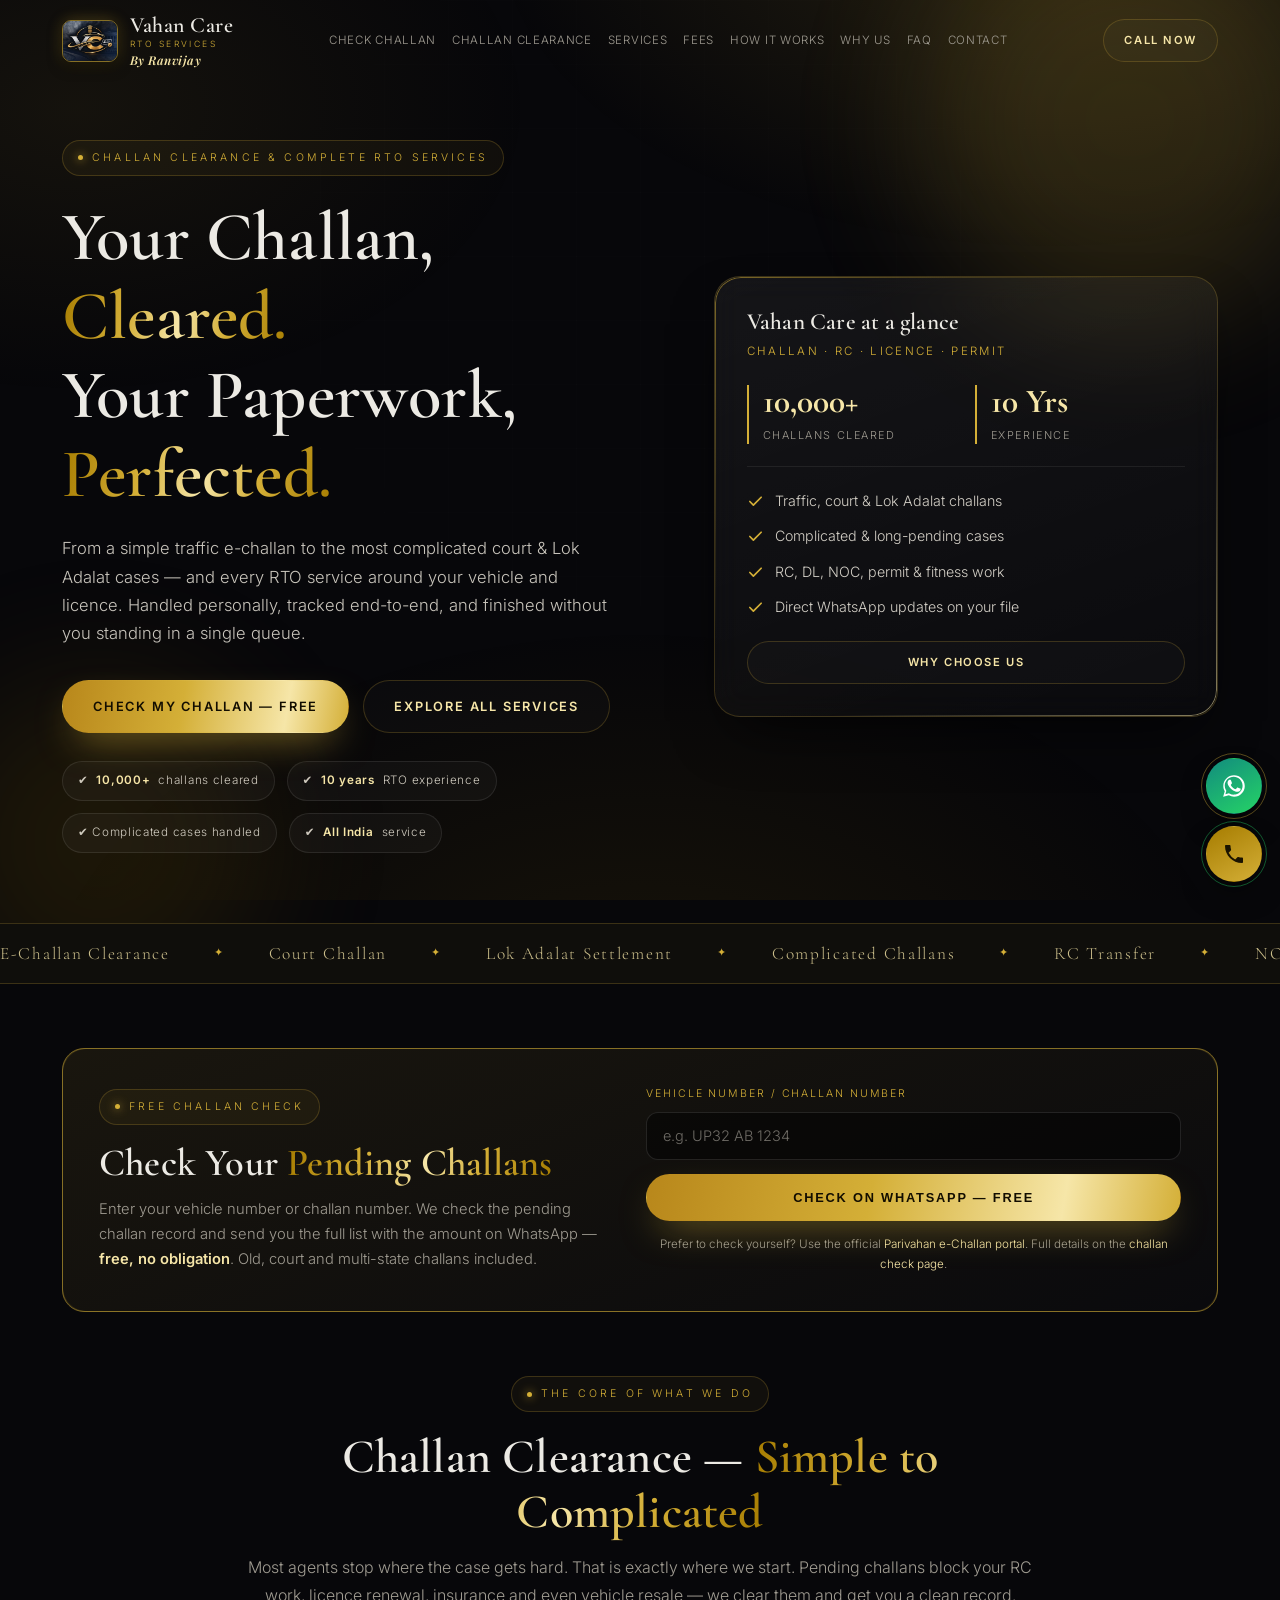
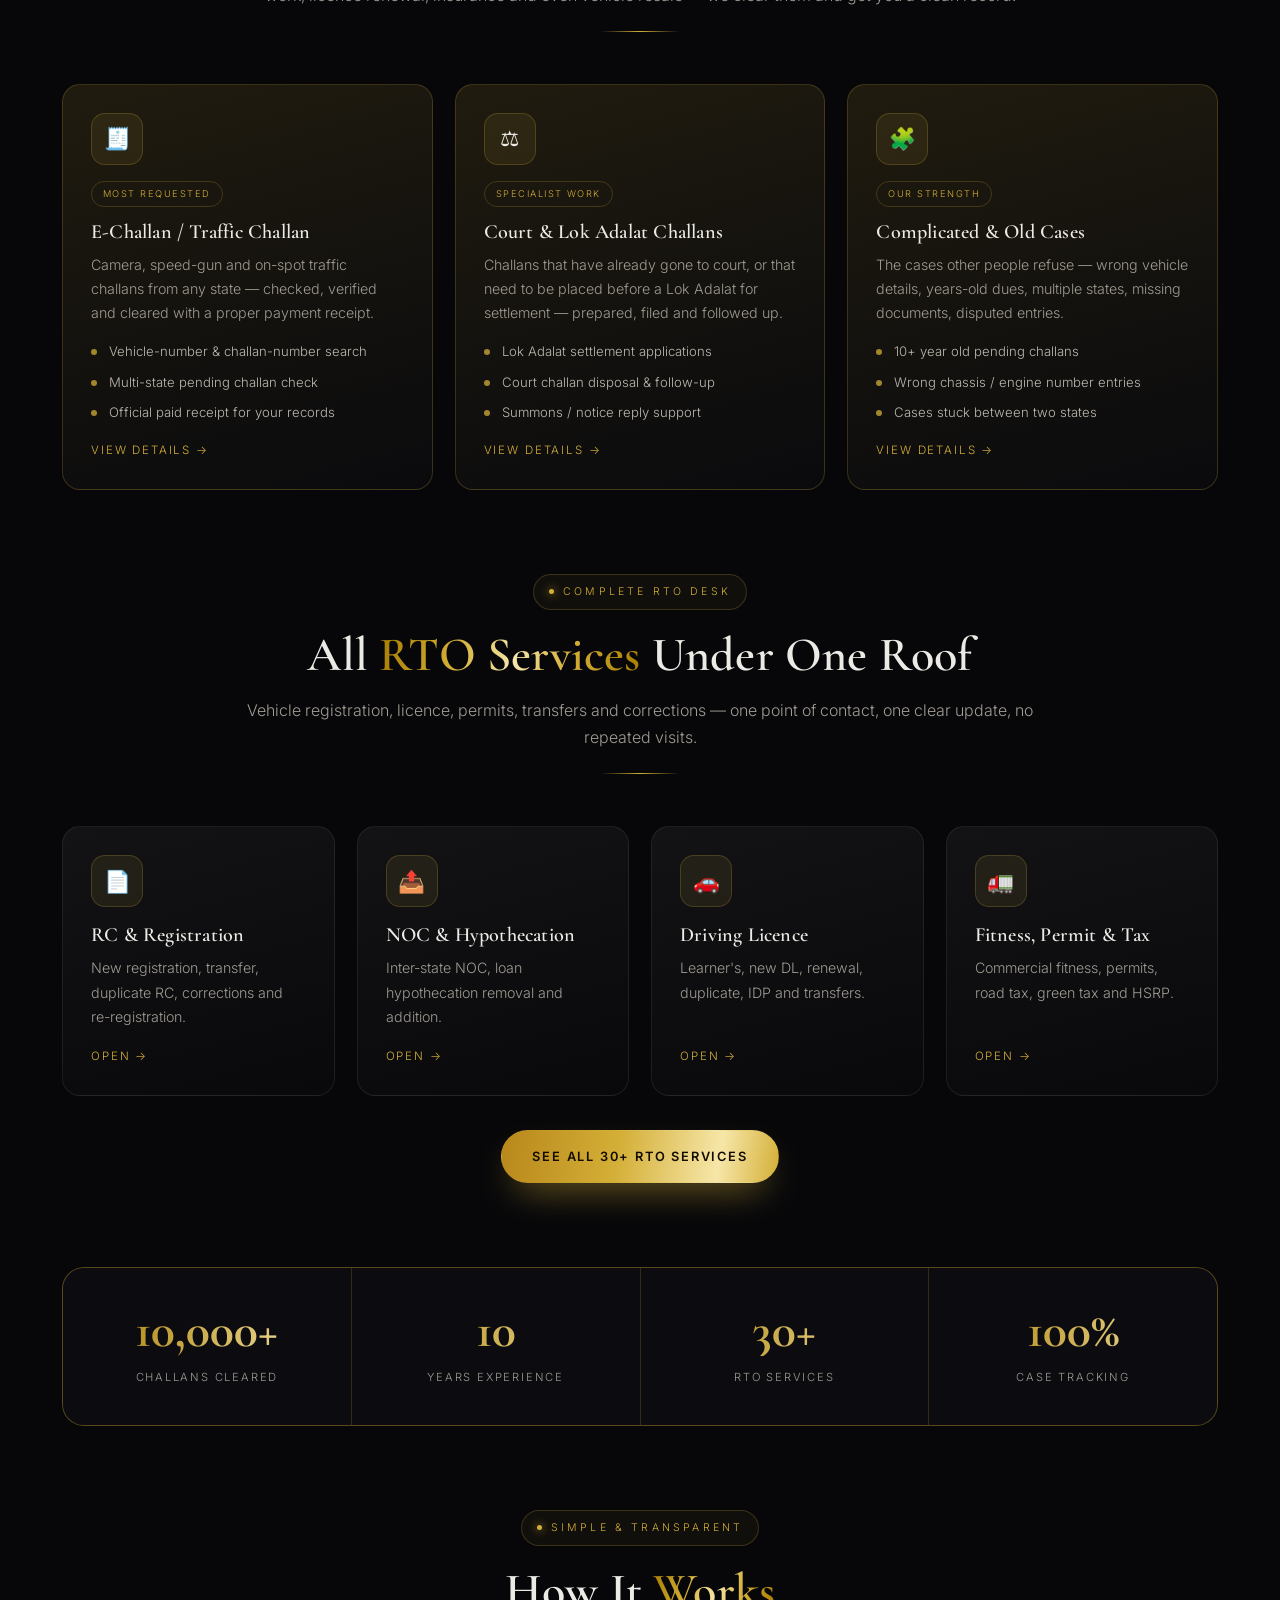
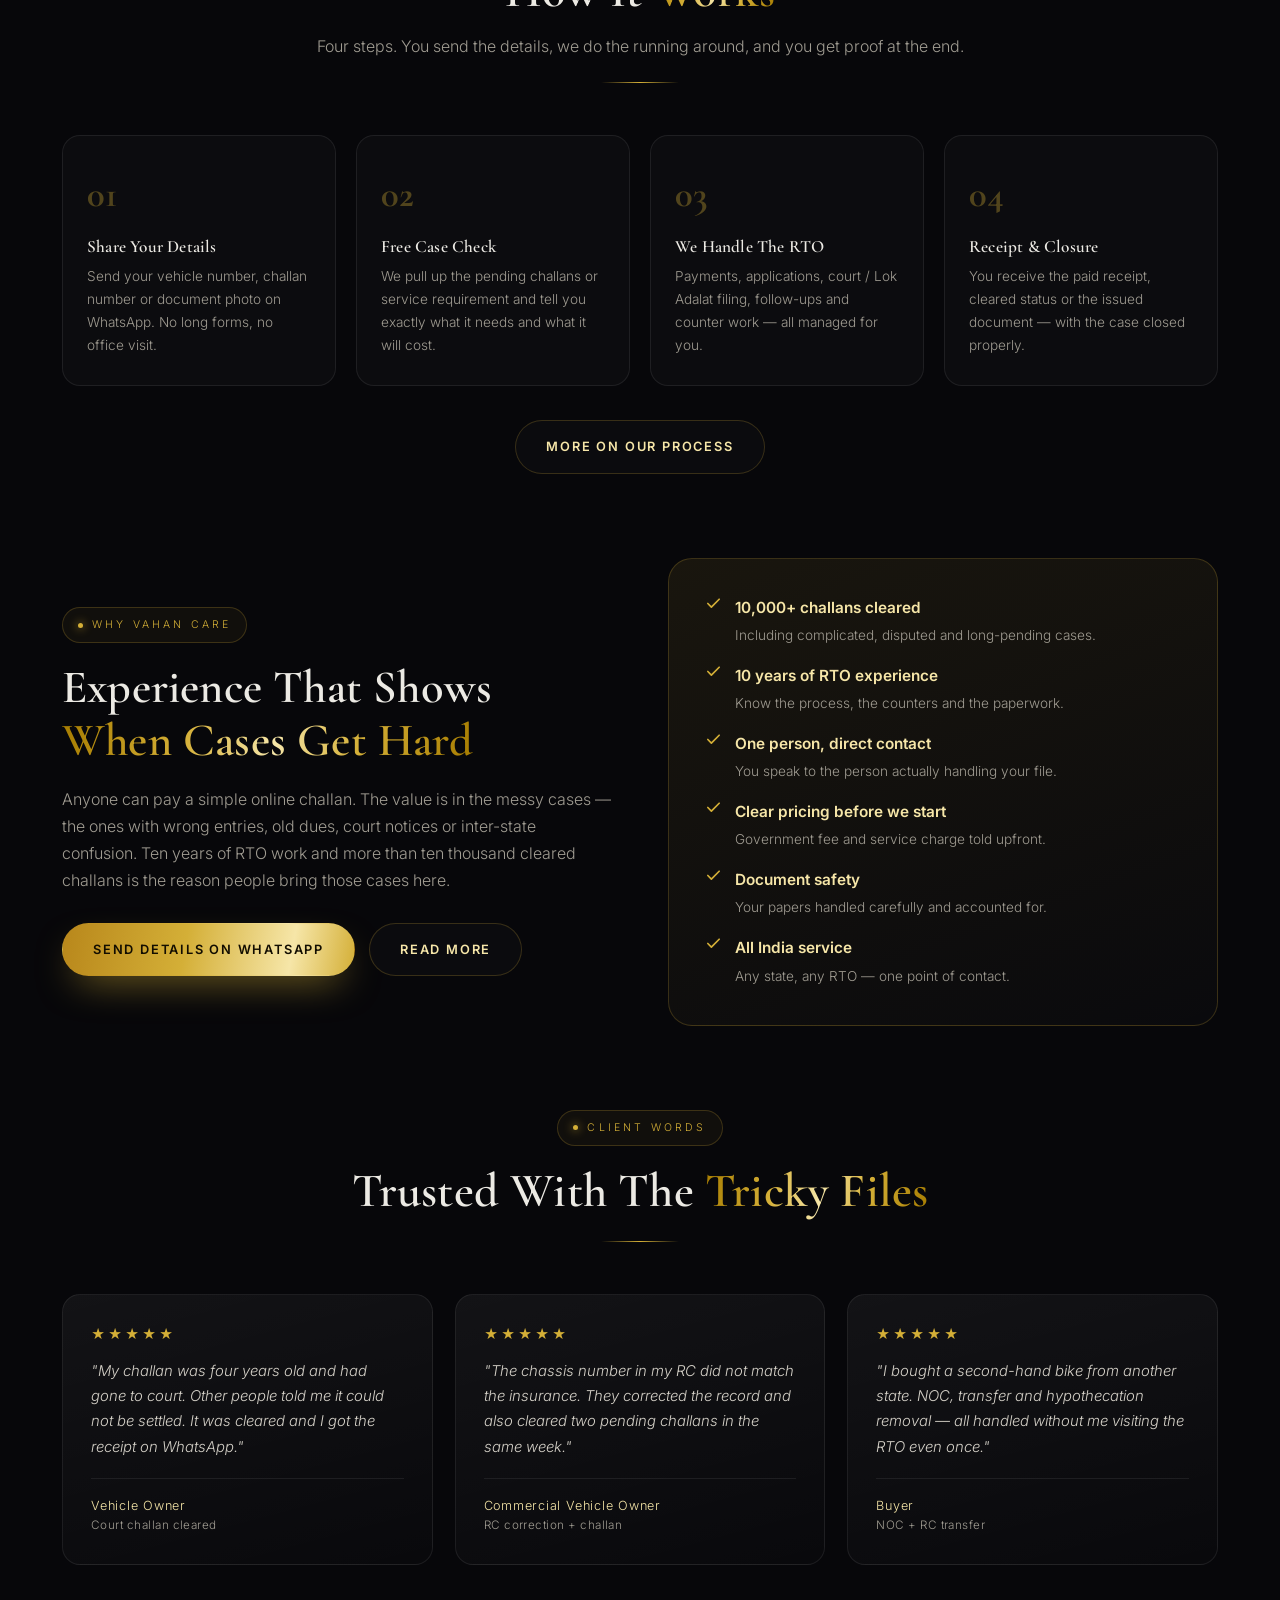
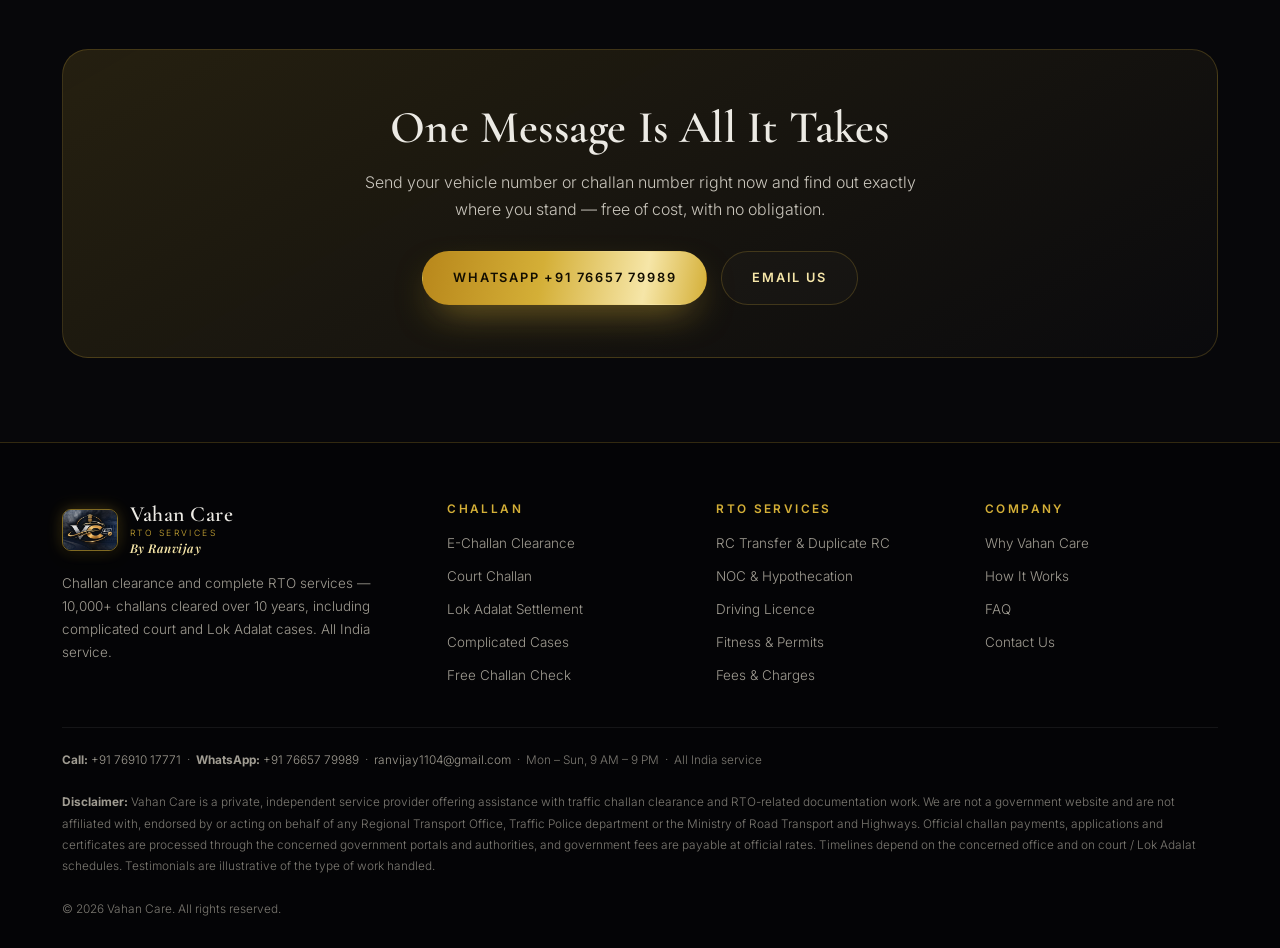
<file: index.html>
<!DOCTYPE html>
<html lang="en">
<head>
<!-- Google Tag Manager -->
<script>(function(w,d,s,l,i){w[l]=w[l]||[];w[l].push({'gtm.start':
new Date().getTime(),event:'gtm.js'});var f=d.getElementsByTagName(s)[0],
j=d.createElement(s),dl=l!='dataLayer'?'&l='+l:'';j.async=true;j.src=
'https://www.googletagmanager.com/gtm.js?id='+i+dl;f.parentNode.insertBefore(j,f);
})(window,document,'script','dataLayer','GTM-WB68XGLC');</script>
<!-- End Google Tag Manager -->
<meta charset="UTF-8" />
<meta name="viewport" content="width=device-width, initial-scale=1.0" />
<title>Vahan Care — RTO Services & Challan Clearance Specialists in India</title>
<meta name="description" content="Vahan Care — 10,000+ challans cleared, 10 years of RTO experience. Traffic challan, court challan, Lok Adalat and complicated challan clearance plus complete RTO services: DL, RC transfer, NOC, hypothecation, fitness, permits, HSRP and more. All India service." />
<link rel="preconnect" href="https://fonts.googleapis.com">
<link rel="preconnect" href="https://fonts.gstatic.com" crossorigin>
<link href="https://fonts.googleapis.com/css2?family=Cormorant+Garamond:ital,wght@0,500;0,600;0,700;1,500;1,600;1,700&family=Inter:wght@300;400;500;600;700&family=Playfair+Display:ital,wght@1,500;1,600;1,700&display=swap" rel="stylesheet">
<link rel="icon" type="image/jpeg" href="logo.jpg">
<link rel="stylesheet" href="style.css">
<script>document.documentElement.classList.add('js');</script>
</head>
<body>
<!-- Google Tag Manager (noscript) -->
<noscript><iframe src="https://www.googletagmanager.com/ns.html?id=GTM-WB68XGLC"
height="0" width="0" style="display:none;visibility:hidden"></iframe></noscript>
<!-- End Google Tag Manager (noscript) -->

<!-- Premium Entrance Animation -->
<div id="vc-preloader" class="vc-preloader" aria-hidden="true">
  <div class="vc-loader-glow"></div>
  <div class="vc-loader-content">
    <div class="vc-logo-frame">
      <img src="logo.jpg" alt="Vahan Care" class="vc-loader-logo">
      <div class="vc-logo-shimmer"></div>
    </div>
    <div class="vc-loader-text">
      <div class="vc-loader-title">Vahan Care</div>
      <div class="vc-loader-line"><span class="vc-loader-bar"></span></div>
      <p class="vc-loader-sub">RTO Services <span class="vc-dot">&#8226;</span> By Ranvijay</p>
    </div>
  </div>
</div>

<header id="top">
  <div class="wrap nav">
    <a class="brand" href="index.html" aria-label="Vahan Care home">
      <img src="logo.jpg" alt="Vahan Care Logo" class="brand-logo">
      <div><b>Vahan Care</b><small>RTO Services</small><span class="by-line">By Ranvijay</span></div>
    </a>
    <nav class="nav-links" id="menu"><a href="check-challan.html">Check Challan</a><a href="challan-clearance.html">Challan Clearance</a><a href="services.html">Services</a><a href="fees.html">Fees</a><a href="how-it-works.html">How It Works</a><a href="why-us.html">Why Us</a><a href="faq.html">FAQ</a><a href="contact.html">Contact</a></nav>
    <div class="nav-cta">
      <a class="btn btn-ghost btn-sm" href="tel:+917691017771">Call Now</a>
      <button class="burger" id="burger" aria-label="Open menu" aria-expanded="false"><span></span><span></span><span></span></button>
    </div>
  </div>
</header>

<section class="hero" id="home">
  <div class="orb a"></div><div class="orb b"></div>
  <div class="wrap hero-grid">
    <div>
      <span class="eyebrow rv"><i></i>Challan Clearance &amp; Complete RTO Services</span>
      <h1 class="rv d1">Your Challan, <span class="gold">Cleared.</span><br>Your Paperwork, <span class="gold">Perfected.</span></h1>
      <p class="lead rv d2">From a simple traffic e-challan to the most complicated court &amp; Lok Adalat cases — and every RTO service around your vehicle and licence. Handled personally, tracked end-to-end, and finished without you standing in a single queue.</p>
      <div class="hero-actions rv d3">
        <a class="btn btn-gold" href="check-challan.html">Check My Challan — Free</a>
        <a class="btn btn-ghost" href="services.html">Explore All Services</a>
      </div>
      <div class="trust rv d4">
        <span class="chip">&#10004; <b>10,000+</b> challans cleared</span>
        <span class="chip">&#10004; <b>10 years</b> RTO experience</span>
        <span class="chip">&#10004; Complicated cases handled</span>
        <span class="chip">&#10004; <b>All India</b> service</span>
      </div>
    </div>
    <div class="hero-card rv d2">
      <h3>Vahan Care at a glance</h3>
      <div class="sub">Challan &middot; RC &middot; Licence &middot; Permit</div>
      <div class="stat-row">
        <div class="stat"><div class="num" data-count="10000" data-suffix="+">10,000+</div><div class="lbl">Challans Cleared</div></div>
        <div class="stat"><div class="num" data-count="10" data-suffix=" Yrs">10 Yrs</div><div class="lbl">Experience</div></div>
      </div>
      <ul class="mini-list">
        <li><svg width="17" height="17" viewBox="0 0 24 24" fill="none"><path d="M20 6L9 17l-5-5" stroke="#d4af37" stroke-width="2.4" stroke-linecap="round" stroke-linejoin="round"/></svg><span>Traffic, court &amp; Lok Adalat challans</span></li>
        <li><svg width="17" height="17" viewBox="0 0 24 24" fill="none"><path d="M20 6L9 17l-5-5" stroke="#d4af37" stroke-width="2.4" stroke-linecap="round" stroke-linejoin="round"/></svg><span>Complicated &amp; long-pending cases</span></li>
        <li><svg width="17" height="17" viewBox="0 0 24 24" fill="none"><path d="M20 6L9 17l-5-5" stroke="#d4af37" stroke-width="2.4" stroke-linecap="round" stroke-linejoin="round"/></svg><span>RC, DL, NOC, permit &amp; fitness work</span></li>
        <li><svg width="17" height="17" viewBox="0 0 24 24" fill="none"><path d="M20 6L9 17l-5-5" stroke="#d4af37" stroke-width="2.4" stroke-linecap="round" stroke-linejoin="round"/></svg><span>Direct WhatsApp updates on your file</span></li>
      </ul>
      <div style="margin-top:22px"><a class="btn btn-ghost btn-sm" href="why-us.html" style="width:100%">Why Choose Us</a></div>
    </div>
  </div>
</section>
<div class="marquee"><div class="marquee-track"><span>E-Challan Clearance</span><span>Court Challan</span><span>Lok Adalat Settlement</span><span>Complicated Challans</span><span>RC Transfer</span><span>NOC</span><span>Hypothecation Removal</span><span>DL Renewal</span><span>HSRP</span><span>Fitness</span><span>Permits</span><span>Address Change</span><span>Duplicate RC</span><span>Fancy Number</span><span>Road Tax</span><span>E-Challan Clearance</span><span>Court Challan</span><span>Lok Adalat Settlement</span><span>Complicated Challans</span><span>RC Transfer</span><span>NOC</span><span>Hypothecation Removal</span><span>DL Renewal</span><span>HSRP</span><span>Fitness</span><span>Permits</span><span>Address Change</span><span>Duplicate RC</span><span>Fancy Number</span><span>Road Tax</span></div></div>

<!-- quick check -->
<section style="padding:64px 0">
  <div class="wrap">
    <div class="panel rv check-grid" style="position:relative">
      <div class="pulse-ring"></div>
      <div>
        <span class="eyebrow"><i></i>Free Challan Check</span>
        <h2 style="font-size:clamp(1.7rem,3.6vw,2.4rem);margin:16px 0 12px">Check Your <span class="gold">Pending Challans</span></h2>
        <p style="color:var(--muted);font-size:.92rem">Enter your vehicle number or challan number. We check the pending challan record and send you the full list with the amount on WhatsApp — <b style="color:var(--gold-2);font-weight:600">free, no obligation</b>. Old, court and multi-state challans included.</p>
      </div>
      <div class="check-box">
        <label for="checkVno">Vehicle Number / Challan Number</label>
        <div class="inp-row"><input id="checkVno" type="text" placeholder="e.g. UP32 AB 1234" autocomplete="off"></div>
        <button class="btn btn-gold" id="checkBtn" type="button" style="width:100%;margin-top:14px">Check On WhatsApp — Free</button>
        <p class="note">Prefer to check yourself? Use the official <a href="https://echallan.parivahan.gov.in/index/check-challan-status" target="_blank" rel="noopener">Parivahan e-Challan portal</a>. Full details on the <a href="check-challan.html">challan check page</a>.</p>
      </div>
    </div>
  </div>
</section>

<!-- core challan -->
<section id="core" style="padding-top:0">
  <div class="wrap">
    <div class="sec-head rv">
      <span class="eyebrow"><i></i>The Core of What We Do</span>
      <h2>Challan Clearance — <span class="gold">Simple to Complicated</span></h2>
      <p>Most agents stop where the case gets hard. That is exactly where we start. Pending challans block your RC work, licence renewal, insurance and even vehicle resale — we clear them and get you a clean record.</p>
      <div class="rule"></div>
    </div>
    <div class="grid g3">
      <a class="card spot linked rv" href="challan-clearance.html">
        <div class="ico">&#129534;</div><span class="tag">Most Requested</span>
        <h3>E-Challan / Traffic Challan</h3>
        <p>Camera, speed-gun and on-spot traffic challans from any state — checked, verified and cleared with a proper payment receipt.</p>
        <ul><li>Vehicle-number &amp; challan-number search</li><li>Multi-state pending challan check</li><li>Official paid receipt for your records</li></ul>
        <span class="more">View Details &rarr;</span>
      </a>
      <a class="card spot linked rv d1" href="challan-clearance.html#court">
        <div class="ico">&#9878;&#65039;</div><span class="tag">Specialist Work</span>
        <h3>Court &amp; Lok Adalat Challans</h3>
        <p>Challans that have already gone to court, or that need to be placed before a Lok Adalat for settlement — prepared, filed and followed up.</p>
        <ul><li>Lok Adalat settlement applications</li><li>Court challan disposal &amp; follow-up</li><li>Summons / notice reply support</li></ul>
        <span class="more">View Details &rarr;</span>
      </a>
      <a class="card spot linked rv d2" href="challan-clearance.html#complicated">
        <div class="ico">&#129513;</div><span class="tag">Our Strength</span>
        <h3>Complicated &amp; Old Cases</h3>
        <p>The cases other people refuse — wrong vehicle details, years-old dues, multiple states, missing documents, disputed entries.</p>
        <ul><li>10+ year old pending challans</li><li>Wrong chassis / engine number entries</li><li>Cases stuck between two states</li></ul>
        <span class="more">View Details &rarr;</span>
      </a>
    </div>
  </div>
</section>

<!-- services overview -->
<section id="overview" style="padding-top:0">
  <div class="wrap">
    <div class="sec-head rv">
      <span class="eyebrow"><i></i>Complete RTO Desk</span>
      <h2>All <span class="gold">RTO Services</span> Under One Roof</h2>
      <p>Vehicle registration, licence, permits, transfers and corrections — one point of contact, one clear update, no repeated visits.</p>
      <div class="rule"></div>
    </div>
    <div class="grid g4">
      <a class="card linked rv" href="services.html#rc"><div class="ico">&#128196;</div><h3>RC &amp; Registration</h3><p>New registration, transfer, duplicate RC, corrections and re-registration.</p><span class="more">Open &rarr;</span></a>
      <a class="card linked rv d1" href="services.html#noc"><div class="ico">&#128228;</div><h3>NOC &amp; Hypothecation</h3><p>Inter-state NOC, loan hypothecation removal and addition.</p><span class="more">Open &rarr;</span></a>
      <a class="card linked rv d2" href="services.html#dl"><div class="ico">&#128663;</div><h3>Driving Licence</h3><p>Learner's, new DL, renewal, duplicate, IDP and transfers.</p><span class="more">Open &rarr;</span></a>
      <a class="card linked rv d3" href="services.html#commercial"><div class="ico">&#128667;</div><h3>Fitness, Permit &amp; Tax</h3><p>Commercial fitness, permits, road tax, green tax and HSRP.</p><span class="more">Open &rarr;</span></a>
    </div>
    <div style="text-align:center;margin-top:34px" class="rv">
      <a class="btn btn-gold" href="services.html">See All 30+ RTO Services</a>
    </div>
  </div>
</section>

<!-- counters -->
<section style="padding-top:0">
  <div class="wrap">
    <div class="counters rv">
      <div class="counter"><div class="num" data-count="10000" data-suffix="+">10,000+</div><div class="lbl">Challans Cleared</div></div>
      <div class="counter"><div class="num" data-count="10" data-suffix="">10</div><div class="lbl">Years Experience</div></div>
      <div class="counter"><div class="num" data-count="30" data-suffix="+">30+</div><div class="lbl">RTO Services</div></div>
      <div class="counter"><div class="num" data-count="100" data-suffix="%">100%</div><div class="lbl">Case Tracking</div></div>
    </div>
  </div>
</section>

<!-- process preview -->
<section id="process" style="padding-top:0">
  <div class="wrap">
    <div class="sec-head rv">
      <span class="eyebrow"><i></i>Simple &amp; Transparent</span>
      <h2>How It <span class="gold">Works</span></h2>
      <p>Four steps. You send the details, we do the running around, and you get proof at the end.</p>
      <div class="rule"></div>
    </div>
    <div class="steps">
      <div class="step rv"><h4>Share Your Details</h4><p>Send your vehicle number, challan number or document photo on WhatsApp. No long forms, no office visit.</p></div>
      <div class="step rv d1"><h4>Free Case Check</h4><p>We pull up the pending challans or service requirement and tell you exactly what it needs and what it will cost.</p></div>
      <div class="step rv d2"><h4>We Handle The RTO</h4><p>Payments, applications, court / Lok Adalat filing, follow-ups and counter work — all managed for you.</p></div>
      <div class="step rv d3"><h4>Receipt &amp; Closure</h4><p>You receive the paid receipt, cleared status or the issued document — with the case closed properly.</p></div>
    </div>
    <div style="text-align:center;margin-top:34px" class="rv"><a class="btn btn-ghost" href="how-it-works.html">More On Our Process</a></div>
  </div>
</section>

<!-- why preview -->
<section id="why" style="padding-top:0">
  <div class="wrap split">
    <div class="rv">
      <span class="eyebrow"><i></i>Why Vahan Care</span>
      <h2 style="font-size:clamp(1.85rem,4.2vw,2.9rem);margin:18px 0 18px">Experience That Shows <span class="gold">When Cases Get Hard</span></h2>
      <p style="color:var(--muted)">Anyone can pay a simple online challan. The value is in the messy cases — the ones with wrong entries, old dues, court notices or inter-state confusion. Ten years of RTO work and more than ten thousand cleared challans is the reason people bring those cases here.</p>
      <div style="display:flex;flex-wrap:wrap;gap:14px;margin-top:28px">
        <a class="btn btn-gold" href="https://wa.me/917665779989?text=Hi%2C%20I%20would%20like%20to%20send%20my%20vehicle%20details%20for%20challan%20clearance." target="_blank" rel="noopener">Send Details on WhatsApp</a>
        <a class="btn btn-ghost" href="why-us.html">Read More</a>
      </div>
    </div>
    <div class="panel rv d1">
      <ul class="tick">
        <li><svg width="17" height="17" viewBox="0 0 24 24" fill="none"><path d="M20 6L9 17l-5-5" stroke="#d4af37" stroke-width="2.4" stroke-linecap="round" stroke-linejoin="round"/></svg><div><b>10,000+ challans cleared</b><span>Including complicated, disputed and long-pending cases.</span></div></li>
        <li><svg width="17" height="17" viewBox="0 0 24 24" fill="none"><path d="M20 6L9 17l-5-5" stroke="#d4af37" stroke-width="2.4" stroke-linecap="round" stroke-linejoin="round"/></svg><div><b>10 years of RTO experience</b><span>Know the process, the counters and the paperwork.</span></div></li>
        <li><svg width="17" height="17" viewBox="0 0 24 24" fill="none"><path d="M20 6L9 17l-5-5" stroke="#d4af37" stroke-width="2.4" stroke-linecap="round" stroke-linejoin="round"/></svg><div><b>One person, direct contact</b><span>You speak to the person actually handling your file.</span></div></li>
        <li><svg width="17" height="17" viewBox="0 0 24 24" fill="none"><path d="M20 6L9 17l-5-5" stroke="#d4af37" stroke-width="2.4" stroke-linecap="round" stroke-linejoin="round"/></svg><div><b>Clear pricing before we start</b><span>Government fee and service charge told upfront.</span></div></li>
        <li><svg width="17" height="17" viewBox="0 0 24 24" fill="none"><path d="M20 6L9 17l-5-5" stroke="#d4af37" stroke-width="2.4" stroke-linecap="round" stroke-linejoin="round"/></svg><div><b>Document safety</b><span>Your papers handled carefully and accounted for.</span></div></li>
        <li><svg width="17" height="17" viewBox="0 0 24 24" fill="none"><path d="M20 6L9 17l-5-5" stroke="#d4af37" stroke-width="2.4" stroke-linecap="round" stroke-linejoin="round"/></svg><div><b>All India service</b><span>Any state, any RTO — one point of contact.</span></div></li>
      </ul>
    </div>
  </div>
</section>

<!-- reviews -->
<section id="reviews" style="padding-top:0">
  <div class="wrap">
    <div class="sec-head rv">
      <span class="eyebrow"><i></i>Client Words</span>
      <h2>Trusted With The <span class="gold">Tricky Files</span></h2>
      <div class="rule"></div>
    </div>
    <div class="grid g3">
      <div class="quote rv"><div class="stars">&#9733;&#9733;&#9733;&#9733;&#9733;</div><p>"My challan was four years old and had gone to court. Other people told me it could not be settled. It was cleared and I got the receipt on WhatsApp."</p><div class="who">Vehicle Owner<span>Court challan cleared</span></div></div>
      <div class="quote rv d1"><div class="stars">&#9733;&#9733;&#9733;&#9733;&#9733;</div><p>"The chassis number in my RC did not match the insurance. They corrected the record and also cleared two pending challans in the same week."</p><div class="who">Commercial Vehicle Owner<span>RC correction + challan</span></div></div>
      <div class="quote rv d2"><div class="stars">&#9733;&#9733;&#9733;&#9733;&#9733;</div><p>"I bought a second-hand bike from another state. NOC, transfer and hypothecation removal — all handled without me visiting the RTO even once."</p><div class="who">Buyer<span>NOC + RC transfer</span></div></div>
    </div>
  </div>
</section>


<section style="padding-top:0">
  <div class="wrap">
    <div class="band rv">
      <h2>One Message Is All It Takes</h2>
      <p>Send your vehicle number or challan number right now and find out exactly where you stand — free of cost, with no obligation.</p>
      <div class="band-actions"><a class="btn btn-gold" href="https://wa.me/917665779989?text=Hi%2C%20I%20want%20to%20check%20my%20pending%20challans%20and%20get%20them%20cleared." target="_blank" rel="noopener">WhatsApp +91 76657 79989</a><a class="btn btn-ghost" href="mailto:ranvijay1104@gmail.com">Email Us</a></div>
    </div>
  </div>
</section>


<div class="floats">
  <a class="fbtn wa" href="https://wa.me/917665779989?text=Hello%20Vahan%20Care%2C%20I%20visited%20your%20website%20and%20need%20help%20with%20challan%20clearance%20%2F%20RTO%20service.%20Please%20assist%20me." target="_blank" rel="noopener" aria-label="WhatsApp" title="WhatsApp us">
    <svg width="26" height="26" viewBox="0 0 24 24" fill="#fff"><path d="M17.47 14.38c-.3-.15-1.76-.87-2.03-.97-.27-.1-.47-.15-.67.15-.2.3-.77.97-.95 1.17-.17.2-.35.22-.65.07-.3-.15-1.26-.46-2.4-1.48-.89-.79-1.49-1.77-1.66-2.07-.17-.3-.02-.46.13-.61.15-.15.33-.4.5-.6.16-.2.22-.33.33-.55.11-.22.05-.41-.03-.56-.07-.15-.67-1.61-.92-2.2-.24-.58-.49-.5-.67-.51h-.57c-.2 0-.52.07-.79.37-.27.3-1.04 1.02-1.04 2.48 0 1.46 1.06 2.87 1.21 3.07.15.2 2.09 3.2 5.07 4.48.71.31 1.26.49 1.69.62.71.23 1.36.2 1.87.12.57-.09 1.76-.72 2.01-1.41.25-.7.25-1.29.17-1.41-.07-.13-.27-.2-.57-.35zM12.04 2C6.58 2 2.13 6.45 2.13 11.91c0 1.75.46 3.46 1.32 4.96L2 22l5.25-1.38c1.45.79 3.08 1.21 4.79 1.21 5.46 0 9.91-4.45 9.91-9.91S17.5 2 12.04 2zm0 18.13c-1.55 0-3.07-.42-4.4-1.2l-.32-.19-3.26.86.87-3.18-.21-.33a8.19 8.19 0 01-1.26-4.38c0-4.54 3.7-8.23 8.24-8.23 4.54 0 8.23 3.69 8.23 8.23 0 4.54-3.69 8.22-8.23 8.22z"/></svg>
  </a>
  <a class="fbtn call" href="tel:+917691017771" aria-label="Call" title="Call us">
    <svg width="24" height="24" viewBox="0 0 24 24" fill="#1a1300"><path d="M6.62 10.79a15.05 15.05 0 006.59 6.59l2.2-2.2c.27-.27.67-.36 1.02-.24 1.12.37 2.33.57 3.57.57.55 0 1 .45 1 1V20c0 .55-.45 1-1 1-9.39 0-17-7.61-17-17 0-.55.45-1 1-1h3.5c.55 0 1 .45 1 1 0 1.25.2 2.45.57 3.57.11.35.03.74-.25 1.02l-2.2 2.2z"/></svg>
  </a>
</div>

<footer>
  <div class="wrap">
    <div class="f-grid">
      <div>
        <a class="brand" href="index.html" style="margin-bottom:16px" aria-label="Vahan Care home">
          <img src="logo.jpg" alt="Vahan Care Logo" class="brand-logo">
          <div><b>Vahan Care</b><small>RTO Services</small><span class="by-line">By Ranvijay</span></div>
        </a>
        <p>Challan clearance and complete RTO services — 10,000+ challans cleared over 10 years, including complicated court and Lok Adalat cases. All India service.</p>
      </div>
      <div>
        <h4>Challan</h4>
        <ul>
          <li><a href="challan-clearance.html">E-Challan Clearance</a></li>
          <li><a href="challan-clearance.html#court">Court Challan</a></li>
          <li><a href="challan-clearance.html#lokadalat">Lok Adalat Settlement</a></li>
          <li><a href="challan-clearance.html#complicated">Complicated Cases</a></li>
          <li><a href="check-challan.html">Free Challan Check</a></li>
        </ul>
      </div>
      <div>
        <h4>RTO Services</h4>
        <ul>
          <li><a href="services.html#rc">RC Transfer &amp; Duplicate RC</a></li>
          <li><a href="services.html#noc">NOC &amp; Hypothecation</a></li>
          <li><a href="services.html#dl">Driving Licence</a></li>
          <li><a href="services.html#commercial">Fitness &amp; Permits</a></li>
          <li><a href="fees.html">Fees &amp; Charges</a></li>
        </ul>
      </div>
      <div>
        <h4>Company</h4>
        <ul>
          <li><a href="why-us.html">Why Vahan Care</a></li>
          <li><a href="how-it-works.html">How It Works</a></li>
          <li><a href="faq.html">FAQ</a></li>
          <li><a href="contact.html">Contact Us</a></li>
        </ul>
      </div>
    </div>
    <div class="disc">
      <b>Call:</b> <a href="tel:+917691017771" style="color:#a09c92">+91 76910 17771</a> &nbsp;·&nbsp;
      <b>WhatsApp:</b> <a href="https://wa.me/917665779989?text=Hello%20Vahan%20Care%2C%20I%20visited%20your%20website%20and%20need%20help%20with%20challan%20clearance%20%2F%20RTO%20service.%20Please%20assist%20me." target="_blank" rel="noopener" style="color:#a09c92">+91 76657 79989</a> &nbsp;·&nbsp;
      <a href="mailto:ranvijay1104@gmail.com" style="color:#a09c92">ranvijay1104@gmail.com</a> &nbsp;·&nbsp; Mon – Sun, 9 AM – 9 PM &nbsp;·&nbsp; All India service
      <br><br>
      <b>Disclaimer:</b> Vahan Care is a private, independent service provider offering assistance with traffic challan
      clearance and RTO-related documentation work. We are not a government website and are not affiliated with, endorsed by
      or acting on behalf of any Regional Transport Office, Traffic Police department or the Ministry of Road Transport and
      Highways. Official challan payments, applications and certificates are processed through the concerned government
      portals and authorities, and government fees are payable at official rates. Timelines depend on the concerned office
      and on court / Lok Adalat schedules. Testimonials are illustrative of the type of work handled.
      <br><br>
      &copy; <span id="yr">2026</span> Vahan Care. All rights reserved.
    </div>
  </div>
</footer>

<script>
document.documentElement.classList.add('js');
</script>
<script>
(function(){
  var y=document.getElementById('yr'); if(y){y.textContent=new Date().getFullYear();}
  var hd=document.getElementById('top');
  function onScroll(){ if(!hd) return; if(window.scrollY>40){hd.classList.add('stuck');}else{hd.classList.remove('stuck');} }
  onScroll(); window.addEventListener('scroll',onScroll,{passive:true});

  var burger=document.getElementById('burger'), menu=document.getElementById('menu');
  if(burger && menu){
    burger.addEventListener('click',function(e){
      e.preventDefault(); e.stopPropagation();
      var open=menu.classList.toggle('open');
      burger.classList.toggle('on',open);
      burger.setAttribute('aria-expanded',open?'true':'false');
    });
  }

  var els=document.querySelectorAll('.rv');
  if('IntersectionObserver' in window){
    var io=new IntersectionObserver(function(en){
      en.forEach(function(e){ if(e.isIntersecting){ e.target.classList.add('in'); io.unobserve(e.target);} });
    },{threshold:.12,rootMargin:'0px 0px -40px 0px'});
    Array.prototype.forEach.call(els,function(el){io.observe(el);});
  } else {
    Array.prototype.forEach.call(els,function(el){el.classList.add('in');});
  }

  function animateCount(el){
    var target=parseInt(el.getAttribute('data-count'),10)||0;
    var suffix=el.getAttribute('data-suffix')||'';
    var dur=1700,start=null;
    function step(ts){
      if(!start) start=ts;
      var p=Math.min((ts-start)/dur,1), eased=1-Math.pow(1-p,3);
      el.textContent=Math.floor(eased*target).toLocaleString('en-IN')+suffix;
      if(p<1){requestAnimationFrame(step);} else {el.textContent=target.toLocaleString('en-IN')+suffix;}
    }
    requestAnimationFrame(step);
  }
  var counted=false;
  function checkCounters(){
    if(counted) return;
    var first=document.querySelector('[data-count]'); if(!first) return;
    if(first.getBoundingClientRect().top < window.innerHeight-60){
      counted=true;
      Array.prototype.forEach.call(document.querySelectorAll('[data-count]'),animateCount);
    }
  }
  checkCounters(); window.addEventListener('scroll',checkCounters,{passive:true}); window.addEventListener('load',checkCounters);

  Array.prototype.forEach.call(document.querySelectorAll('.qa button'),function(b){
    b.addEventListener('click',function(){
      var item=b.parentNode, wasOpen=item.classList.contains('open');
      Array.prototype.forEach.call(document.querySelectorAll('.qa'),function(q){q.classList.remove('open');});
      if(!wasOpen) item.classList.add('open');
    });
  });

  var cbtn=document.getElementById('checkBtn'), cinp=document.getElementById('checkVno');
  function runCheck(){
    var v=(cinp.value||'').trim();
    if(v.length<4){ cinp.focus(); cinp.style.borderColor='#ff9d9d'; return; }
    cinp.style.borderColor='';
    var t='*Free Challan Check Request*%0A%0AVehicle / Challan Number: '+encodeURIComponent(v)+'%0A%0APlease check the pending challans and send me the details.';
    window.open('https://wa.me/917665779989?text='+t,'_blank');
  }
  if(cbtn&&cinp){
    cbtn.addEventListener('click',runCheck);
    cinp.addEventListener('keydown',function(e){ if(e.key==='Enter'){e.preventDefault();runCheck();} });
    cinp.addEventListener('input',function(){cinp.style.borderColor='';});
  }

  var form=document.getElementById('inquiryForm');
  if(form){
    var msg=document.getElementById('formMsg');
    form.addEventListener('submit',function(e){
      e.preventDefault();
      var name=(document.getElementById('name').value||'').trim();
      var phone=(document.getElementById('phone').value||'').trim();
      var vno=(document.getElementById('vno').value||'').trim();
      var service=document.getElementById('service').value;
      var body=(document.getElementById('msg').value||'').trim();
      if(!name || phone.replace(/\D/g,'').length<10){
        msg.style.color='#ff9d9d';
        msg.textContent='Please enter your name and a valid 10-digit mobile number.';
        return;
      }
      var text='*New Enquiry - Vahan Care*%0A%0A*Name:* '+encodeURIComponent(name)+'%0A*Mobile:* '+encodeURIComponent(phone)+
               '%0A*Vehicle/Challan No:* '+encodeURIComponent(vno||'-')+'%0A*Service:* '+encodeURIComponent(service)+
               '%0A*Details:* '+encodeURIComponent(body||'-');
      msg.style.color='';
      msg.textContent='Opening WhatsApp with your details ready to send...';
      window.open('https://wa.me/917665779989?text='+text,'_blank');
      form.reset();
    });
  }

  // Premium entrance animation dismiss
  var preloader = document.getElementById('vc-preloader');
  if (preloader) {
    var minElapsed = false, isLoaded = false;
    function hidePreloader() {
      if (!preloader || preloader.classList.contains('loaded')) return;
      preloader.classList.add('loaded');
      setTimeout(function(){
        if (preloader && preloader.parentNode) { preloader.parentNode.removeChild(preloader); }
      }, 950);
    }
    setTimeout(function(){
      minElapsed = true;
      if (isLoaded) hidePreloader();
    }, 1500);
    window.addEventListener('load', function(){
      isLoaded = true;
      if (minElapsed) hidePreloader();
    });
    setTimeout(hidePreloader, 3200);
  }
})();
</script>
</body>
</html>
</file>
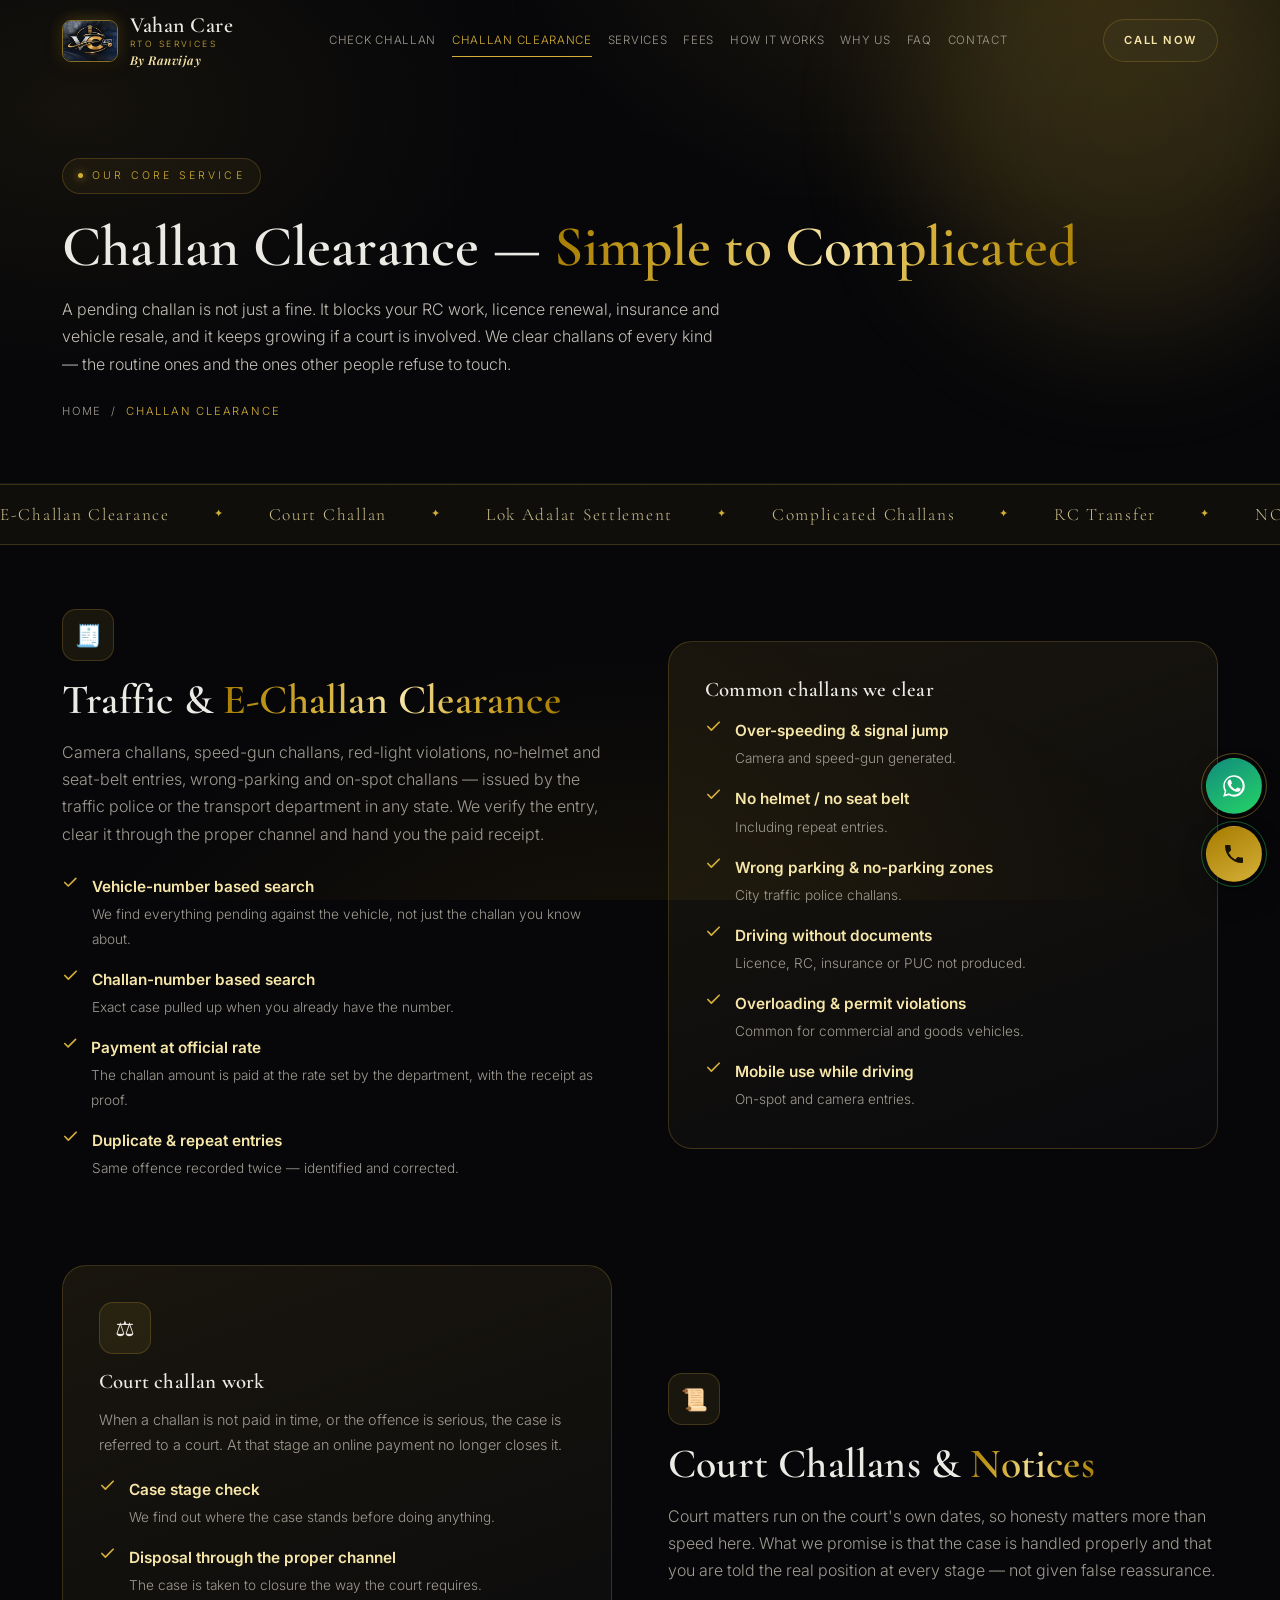
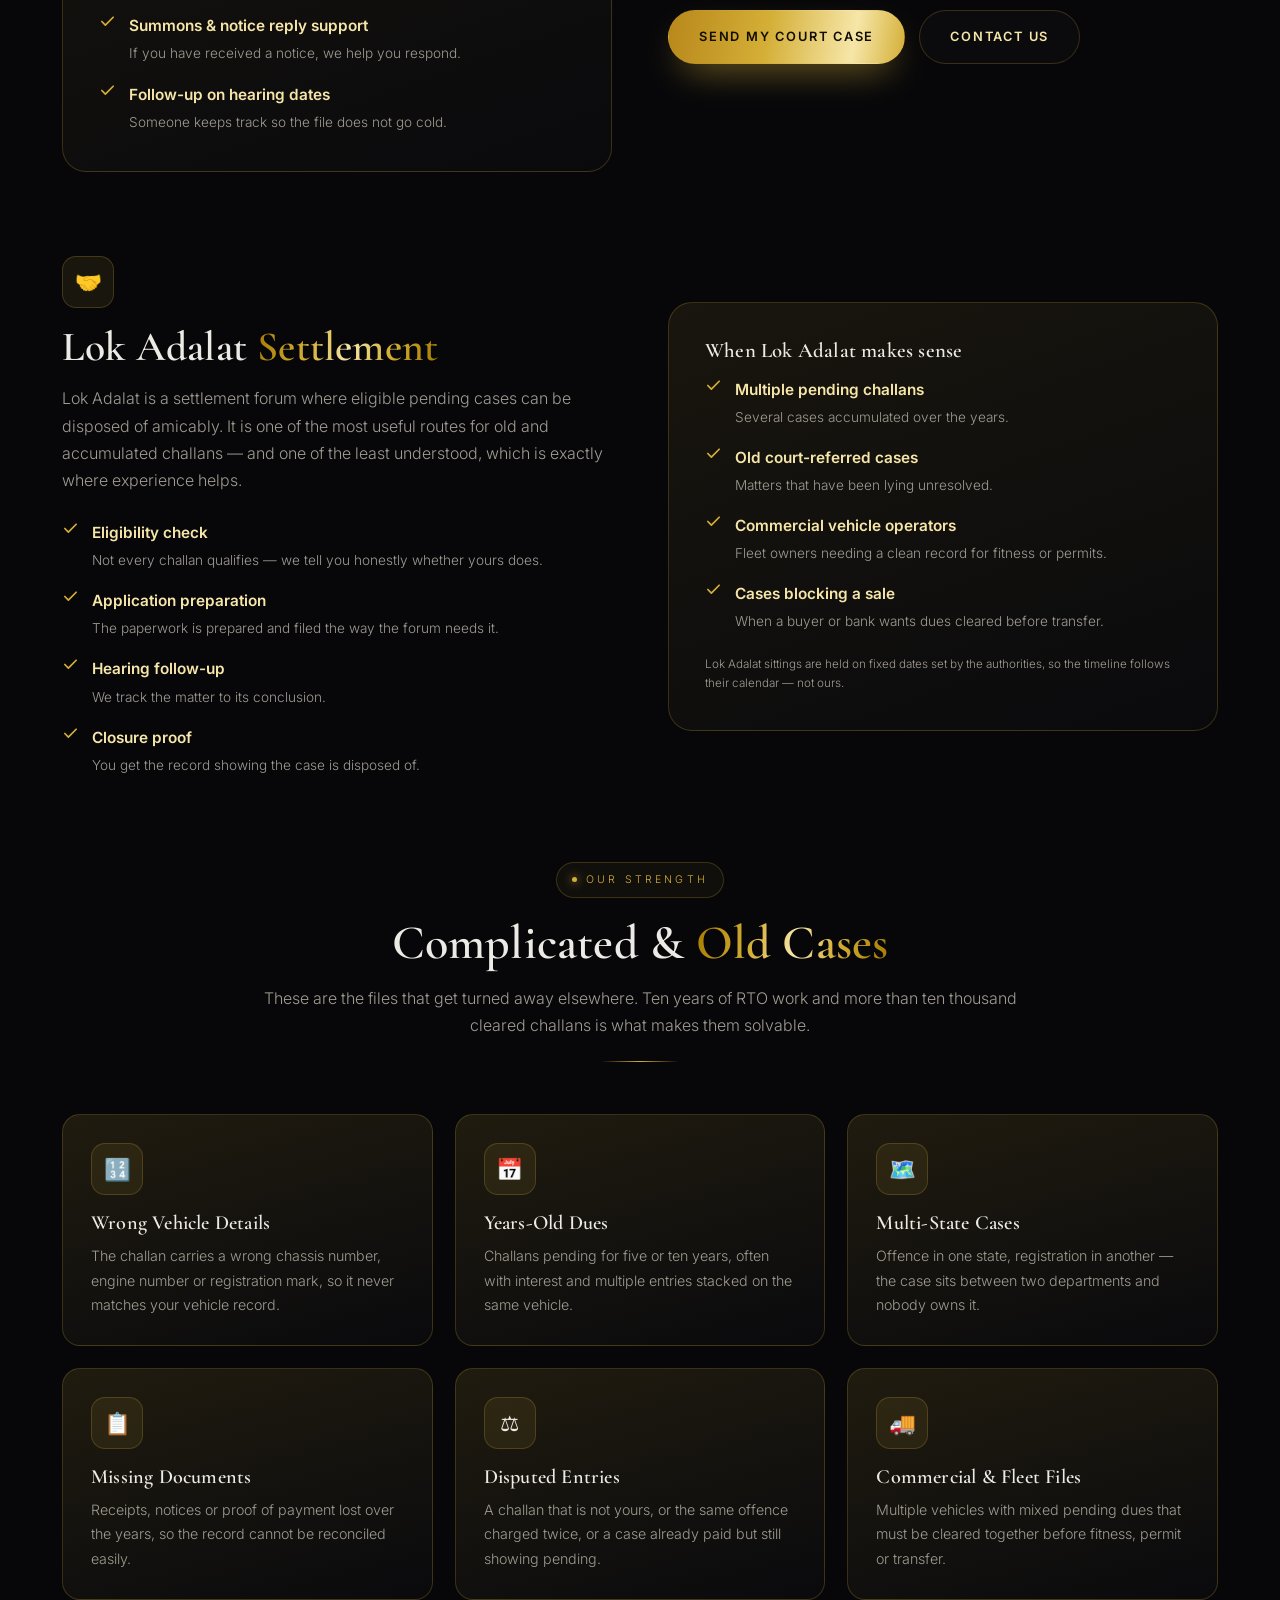
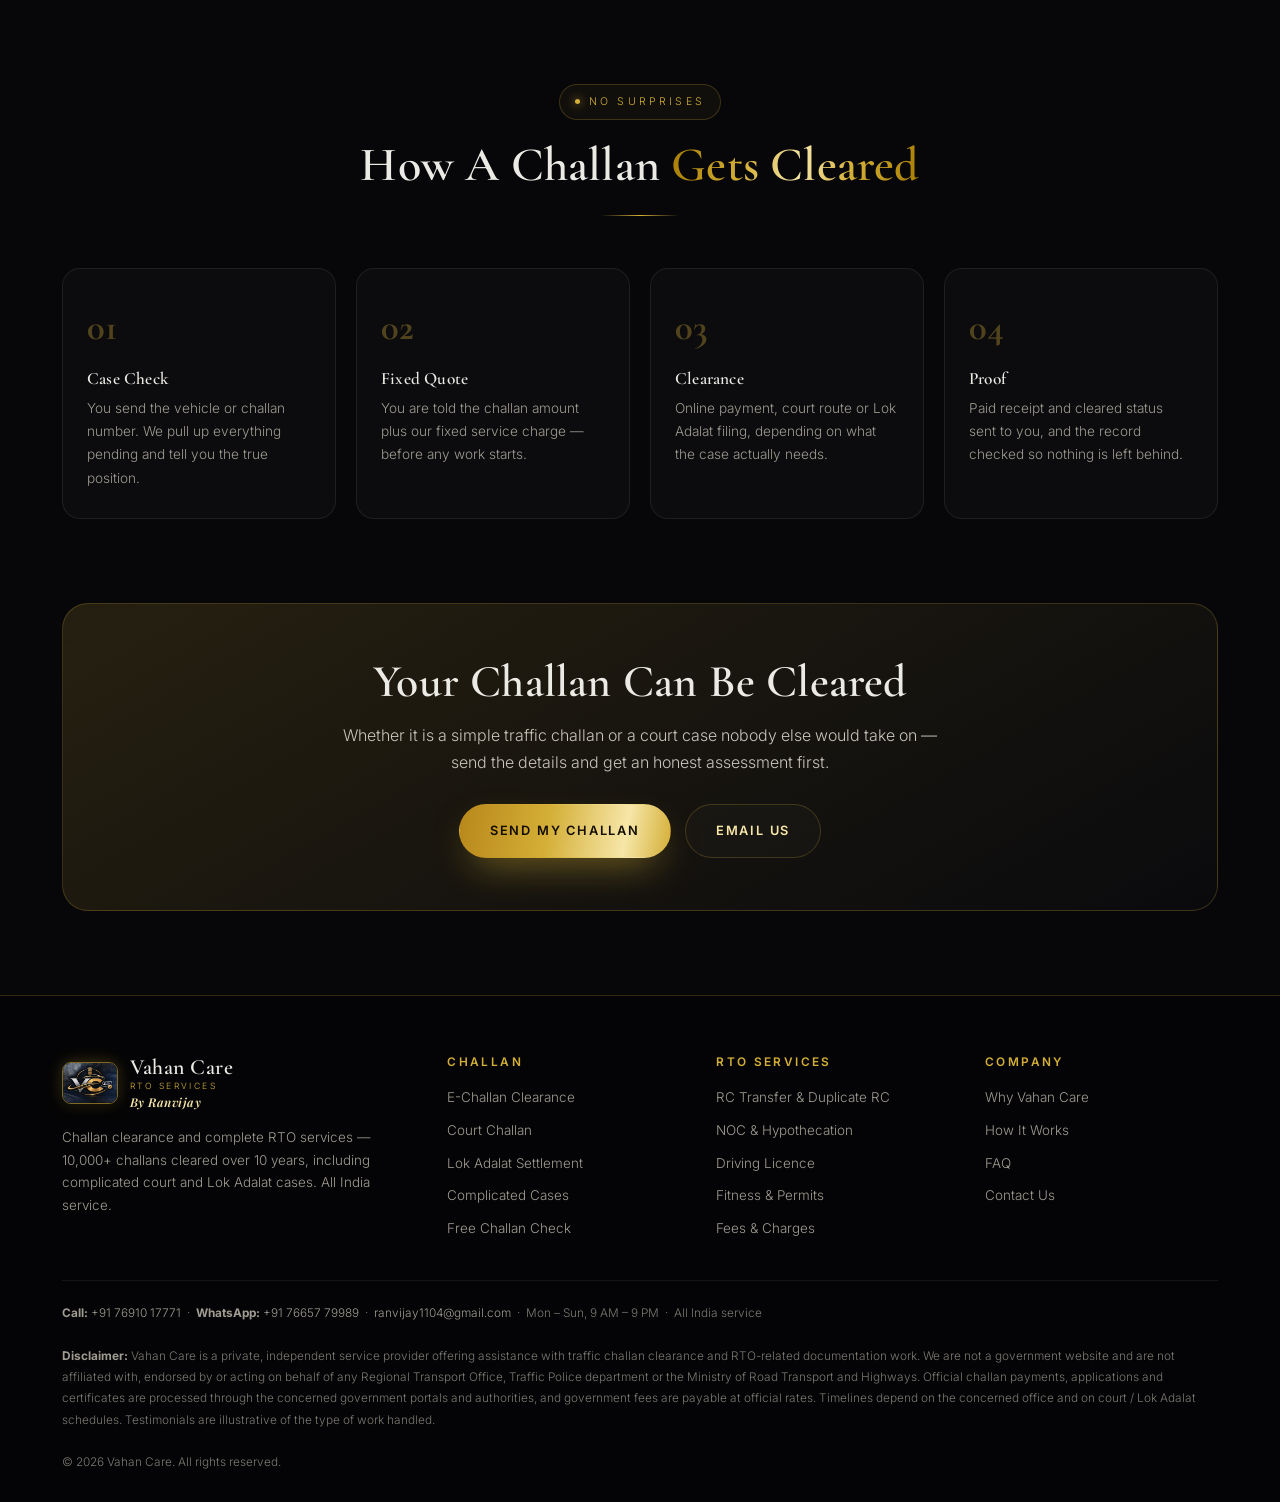
<file: challan-clearance.html>
<!DOCTYPE html>
<html lang="en">
<head>
<!-- Google Tag Manager -->
<script>(function(w,d,s,l,i){w[l]=w[l]||[];w[l].push({'gtm.start':
new Date().getTime(),event:'gtm.js'});var f=d.getElementsByTagName(s)[0],
j=d.createElement(s),dl=l!='dataLayer'?'&l='+l:'';j.async=true;j.src=
'https://www.googletagmanager.com/gtm.js?id='+i+dl;f.parentNode.insertBefore(j,f);
})(window,document,'script','dataLayer','GTM-WB68XGLC');</script>
<!-- End Google Tag Manager -->
<meta charset="UTF-8" />
<meta name="viewport" content="width=device-width, initial-scale=1.0" />
<title>Challan Clearance — E-Challan, Court & Lok Adalat Challans | Vahan Care</title>
<meta name="description" content="Challan clearance specialists: traffic e-challan, court challans, Lok Adalat settlement and complicated old or multi-state challans. 10,000+ challans cleared over 10 years. All India service." />
<link rel="preconnect" href="https://fonts.googleapis.com">
<link rel="preconnect" href="https://fonts.gstatic.com" crossorigin>
<link href="https://fonts.googleapis.com/css2?family=Cormorant+Garamond:ital,wght@0,500;0,600;0,700;1,500;1,600;1,700&family=Inter:wght@300;400;500;600;700&family=Playfair+Display:ital,wght@1,500;1,600;1,700&display=swap" rel="stylesheet">
<link rel="icon" type="image/jpeg" href="logo.jpg">
<link rel="stylesheet" href="style.css">
<script>document.documentElement.classList.add('js');</script>
</head>
<body>
<!-- Google Tag Manager (noscript) -->
<noscript><iframe src="https://www.googletagmanager.com/ns.html?id=GTM-WB68XGLC"
height="0" width="0" style="display:none;visibility:hidden"></iframe></noscript>
<!-- End Google Tag Manager (noscript) -->

<!-- Premium Entrance Animation -->
<div id="vc-preloader" class="vc-preloader" aria-hidden="true">
  <div class="vc-loader-glow"></div>
  <div class="vc-loader-content">
    <div class="vc-logo-frame">
      <img src="logo.jpg" alt="Vahan Care" class="vc-loader-logo">
      <div class="vc-logo-shimmer"></div>
    </div>
    <div class="vc-loader-text">
      <div class="vc-loader-title">Vahan Care</div>
      <div class="vc-loader-line"><span class="vc-loader-bar"></span></div>
      <p class="vc-loader-sub">RTO Services <span class="vc-dot">&#8226;</span> By Ranvijay</p>
    </div>
  </div>
</div>

<header id="top">
  <div class="wrap nav">
    <a class="brand" href="index.html" aria-label="Vahan Care home">
      <img src="logo.jpg" alt="Vahan Care Logo" class="brand-logo">
      <div><b>Vahan Care</b><small>RTO Services</small><span class="by-line">By Ranvijay</span></div>
    </a>
    <nav class="nav-links" id="menu"><a href="check-challan.html">Check Challan</a><a href="challan-clearance.html" class="active">Challan Clearance</a><a href="services.html">Services</a><a href="fees.html">Fees</a><a href="how-it-works.html">How It Works</a><a href="why-us.html">Why Us</a><a href="faq.html">FAQ</a><a href="contact.html">Contact</a></nav>
    <div class="nav-cta">
      <a class="btn btn-ghost btn-sm" href="tel:+917691017771">Call Now</a>
      <button class="burger" id="burger" aria-label="Open menu" aria-expanded="false"><span></span><span></span><span></span></button>
    </div>
  </div>
</header>

<section class="page-head">
  <div class="orb a"></div>
  <div class="wrap">
    <span class="eyebrow rv"><i></i>Our Core Service</span>
    <h1 class="rv d1">Challan Clearance — <span class="gold">Simple to Complicated</span></h1>
    <p class="rv d2">A pending challan is not just a fine. It blocks your RC work, licence renewal, insurance and vehicle resale, and it keeps growing if a court is involved. We clear challans of every kind — the routine ones and the ones other people refuse to touch.</p>
    <div class="crumb rv d3"><a href="index.html">Home</a> / <span>Challan Clearance</span></div>
  </div>
</section>
<div class="marquee"><div class="marquee-track"><span>E-Challan Clearance</span><span>Court Challan</span><span>Lok Adalat Settlement</span><span>Complicated Challans</span><span>RC Transfer</span><span>NOC</span><span>Hypothecation Removal</span><span>DL Renewal</span><span>HSRP</span><span>Fitness</span><span>Permits</span><span>Address Change</span><span>Duplicate RC</span><span>Fancy Number</span><span>Road Tax</span><span>E-Challan Clearance</span><span>Court Challan</span><span>Lok Adalat Settlement</span><span>Complicated Challans</span><span>RC Transfer</span><span>NOC</span><span>Hypothecation Removal</span><span>DL Renewal</span><span>HSRP</span><span>Fitness</span><span>Permits</span><span>Address Change</span><span>Duplicate RC</span><span>Fancy Number</span><span>Road Tax</span></div></div>

<section id="traffic" style="padding-top:64px">
  <div class="wrap split">
    <div class="rv">
      <div class="ico">&#129534;</div>
      <h2 style="font-size:clamp(1.7rem,3.8vw,2.6rem);margin:14px 0 14px">Traffic &amp; <span class="gold">E-Challan Clearance</span></h2>
      <p style="color:var(--muted)">Camera challans, speed-gun challans, red-light violations, no-helmet and seat-belt entries, wrong-parking and on-spot challans — issued by the traffic police or the transport department in any state. We verify the entry, clear it through the proper channel and hand you the paid receipt.</p>
      <ul class="tick" style="margin-top:26px">
        <li><svg width="17" height="17" viewBox="0 0 24 24" fill="none"><path d="M20 6L9 17l-5-5" stroke="#d4af37" stroke-width="2.4" stroke-linecap="round" stroke-linejoin="round"/></svg><div><b>Vehicle-number based search</b><span>We find everything pending against the vehicle, not just the challan you know about.</span></div></li>
        <li><svg width="17" height="17" viewBox="0 0 24 24" fill="none"><path d="M20 6L9 17l-5-5" stroke="#d4af37" stroke-width="2.4" stroke-linecap="round" stroke-linejoin="round"/></svg><div><b>Challan-number based search</b><span>Exact case pulled up when you already have the number.</span></div></li>
        <li><svg width="17" height="17" viewBox="0 0 24 24" fill="none"><path d="M20 6L9 17l-5-5" stroke="#d4af37" stroke-width="2.4" stroke-linecap="round" stroke-linejoin="round"/></svg><div><b>Payment at official rate</b><span>The challan amount is paid at the rate set by the department, with the receipt as proof.</span></div></li>
        <li><svg width="17" height="17" viewBox="0 0 24 24" fill="none"><path d="M20 6L9 17l-5-5" stroke="#d4af37" stroke-width="2.4" stroke-linecap="round" stroke-linejoin="round"/></svg><div><b>Duplicate &amp; repeat entries</b><span>Same offence recorded twice — identified and corrected.</span></div></li>
      </ul>
    </div>
    <div class="panel rv d1">
      <h3 style="font-size:1.3rem;margin-bottom:16px">Common challans we clear</h3>
      <ul class="tick">
        <li><svg width="17" height="17" viewBox="0 0 24 24" fill="none"><path d="M20 6L9 17l-5-5" stroke="#d4af37" stroke-width="2.4" stroke-linecap="round" stroke-linejoin="round"/></svg><div><b>Over-speeding &amp; signal jump</b><span>Camera and speed-gun generated.</span></div></li>
        <li><svg width="17" height="17" viewBox="0 0 24 24" fill="none"><path d="M20 6L9 17l-5-5" stroke="#d4af37" stroke-width="2.4" stroke-linecap="round" stroke-linejoin="round"/></svg><div><b>No helmet / no seat belt</b><span>Including repeat entries.</span></div></li>
        <li><svg width="17" height="17" viewBox="0 0 24 24" fill="none"><path d="M20 6L9 17l-5-5" stroke="#d4af37" stroke-width="2.4" stroke-linecap="round" stroke-linejoin="round"/></svg><div><b>Wrong parking &amp; no-parking zones</b><span>City traffic police challans.</span></div></li>
        <li><svg width="17" height="17" viewBox="0 0 24 24" fill="none"><path d="M20 6L9 17l-5-5" stroke="#d4af37" stroke-width="2.4" stroke-linecap="round" stroke-linejoin="round"/></svg><div><b>Driving without documents</b><span>Licence, RC, insurance or PUC not produced.</span></div></li>
        <li><svg width="17" height="17" viewBox="0 0 24 24" fill="none"><path d="M20 6L9 17l-5-5" stroke="#d4af37" stroke-width="2.4" stroke-linecap="round" stroke-linejoin="round"/></svg><div><b>Overloading &amp; permit violations</b><span>Common for commercial and goods vehicles.</span></div></li>
        <li><svg width="17" height="17" viewBox="0 0 24 24" fill="none"><path d="M20 6L9 17l-5-5" stroke="#d4af37" stroke-width="2.4" stroke-linecap="round" stroke-linejoin="round"/></svg><div><b>Mobile use while driving</b><span>On-spot and camera entries.</span></div></li>
      </ul>
    </div>
  </div>
</section>

<section id="court" style="padding-top:0">
  <div class="wrap split">
    <div class="panel rv">
      <div class="ico">&#9878;&#65039;</div>
      <h3 style="font-size:1.3rem;margin-bottom:14px">Court challan work</h3>
      <p style="color:var(--muted);font-size:.9rem">When a challan is not paid in time, or the offence is serious, the case is referred to a court. At that stage an online payment no longer closes it.</p>
      <ul class="tick" style="margin-top:20px">
        <li><svg width="17" height="17" viewBox="0 0 24 24" fill="none"><path d="M20 6L9 17l-5-5" stroke="#d4af37" stroke-width="2.4" stroke-linecap="round" stroke-linejoin="round"/></svg><div><b>Case stage check</b><span>We find out where the case stands before doing anything.</span></div></li>
        <li><svg width="17" height="17" viewBox="0 0 24 24" fill="none"><path d="M20 6L9 17l-5-5" stroke="#d4af37" stroke-width="2.4" stroke-linecap="round" stroke-linejoin="round"/></svg><div><b>Disposal through the proper channel</b><span>The case is taken to closure the way the court requires.</span></div></li>
        <li><svg width="17" height="17" viewBox="0 0 24 24" fill="none"><path d="M20 6L9 17l-5-5" stroke="#d4af37" stroke-width="2.4" stroke-linecap="round" stroke-linejoin="round"/></svg><div><b>Summons &amp; notice reply support</b><span>If you have received a notice, we help you respond.</span></div></li>
        <li><svg width="17" height="17" viewBox="0 0 24 24" fill="none"><path d="M20 6L9 17l-5-5" stroke="#d4af37" stroke-width="2.4" stroke-linecap="round" stroke-linejoin="round"/></svg><div><b>Follow-up on hearing dates</b><span>Someone keeps track so the file does not go cold.</span></div></li>
      </ul>
    </div>
    <div class="rv d1">
      <div class="ico">&#128220;</div>
      <h2 style="font-size:clamp(1.7rem,3.8vw,2.6rem);margin:14px 0 14px">Court Challans &amp; <span class="gold">Notices</span></h2>
      <p style="color:var(--muted)">Court matters run on the court's own dates, so honesty matters more than speed here. What we promise is that the case is handled properly and that you are told the real position at every stage — not given false reassurance.</p>
      <div style="display:flex;flex-wrap:wrap;gap:14px;margin-top:26px">
        <a class="btn btn-gold" href="https://wa.me/917665779989?text=Hi%2C%20I%20have%20a%20court%20challan%20case.%20Details%3A" target="_blank" rel="noopener">Send My Court Case</a>
        <a class="btn btn-ghost" href="contact.html">Contact Us</a>
      </div>
    </div>
  </div>
</section>

<section id="lokadalat" style="padding-top:0">
  <div class="wrap split">
    <div class="rv">
      <div class="ico">&#129309;</div>
      <h2 style="font-size:clamp(1.7rem,3.8vw,2.6rem);margin:14px 0 14px">Lok Adalat <span class="gold">Settlement</span></h2>
      <p style="color:var(--muted)">Lok Adalat is a settlement forum where eligible pending cases can be disposed of amicably. It is one of the most useful routes for old and accumulated challans — and one of the least understood, which is exactly where experience helps.</p>
      <ul class="tick" style="margin-top:26px">
        <li><svg width="17" height="17" viewBox="0 0 24 24" fill="none"><path d="M20 6L9 17l-5-5" stroke="#d4af37" stroke-width="2.4" stroke-linecap="round" stroke-linejoin="round"/></svg><div><b>Eligibility check</b><span>Not every challan qualifies — we tell you honestly whether yours does.</span></div></li>
        <li><svg width="17" height="17" viewBox="0 0 24 24" fill="none"><path d="M20 6L9 17l-5-5" stroke="#d4af37" stroke-width="2.4" stroke-linecap="round" stroke-linejoin="round"/></svg><div><b>Application preparation</b><span>The paperwork is prepared and filed the way the forum needs it.</span></div></li>
        <li><svg width="17" height="17" viewBox="0 0 24 24" fill="none"><path d="M20 6L9 17l-5-5" stroke="#d4af37" stroke-width="2.4" stroke-linecap="round" stroke-linejoin="round"/></svg><div><b>Hearing follow-up</b><span>We track the matter to its conclusion.</span></div></li>
        <li><svg width="17" height="17" viewBox="0 0 24 24" fill="none"><path d="M20 6L9 17l-5-5" stroke="#d4af37" stroke-width="2.4" stroke-linecap="round" stroke-linejoin="round"/></svg><div><b>Closure proof</b><span>You get the record showing the case is disposed of.</span></div></li>
      </ul>
    </div>
    <div class="panel rv d1">
      <h3 style="font-size:1.3rem;margin-bottom:14px">When Lok Adalat makes sense</h3>
      <ul class="tick">
        <li><svg width="17" height="17" viewBox="0 0 24 24" fill="none"><path d="M20 6L9 17l-5-5" stroke="#d4af37" stroke-width="2.4" stroke-linecap="round" stroke-linejoin="round"/></svg><div><b>Multiple pending challans</b><span>Several cases accumulated over the years.</span></div></li>
        <li><svg width="17" height="17" viewBox="0 0 24 24" fill="none"><path d="M20 6L9 17l-5-5" stroke="#d4af37" stroke-width="2.4" stroke-linecap="round" stroke-linejoin="round"/></svg><div><b>Old court-referred cases</b><span>Matters that have been lying unresolved.</span></div></li>
        <li><svg width="17" height="17" viewBox="0 0 24 24" fill="none"><path d="M20 6L9 17l-5-5" stroke="#d4af37" stroke-width="2.4" stroke-linecap="round" stroke-linejoin="round"/></svg><div><b>Commercial vehicle operators</b><span>Fleet owners needing a clean record for fitness or permits.</span></div></li>
        <li><svg width="17" height="17" viewBox="0 0 24 24" fill="none"><path d="M20 6L9 17l-5-5" stroke="#d4af37" stroke-width="2.4" stroke-linecap="round" stroke-linejoin="round"/></svg><div><b>Cases blocking a sale</b><span>When a buyer or bank wants dues cleared before transfer.</span></div></li>
      </ul>
      <p class="note" style="text-align:left;margin-top:20px">Lok Adalat sittings are held on fixed dates set by the authorities, so the timeline follows their calendar — not ours.</p>
    </div>
  </div>
</section>

<section id="complicated" style="padding-top:0">
  <div class="wrap">
    <div class="sec-head rv">
      <span class="eyebrow"><i></i>Our Strength</span>
      <h2>Complicated &amp; <span class="gold">Old Cases</span></h2>
      <p>These are the files that get turned away elsewhere. Ten years of RTO work and more than ten thousand cleared challans is what makes them solvable.</p>
      <div class="rule"></div>
    </div>
    <div class="grid g3">
      <div class="card spot rv"><div class="ico">&#128290;</div><h3>Wrong Vehicle Details</h3><p>The challan carries a wrong chassis number, engine number or registration mark, so it never matches your vehicle record.</p></div>
      <div class="card spot rv d1"><div class="ico">&#128197;</div><h3>Years-Old Dues</h3><p>Challans pending for five or ten years, often with interest and multiple entries stacked on the same vehicle.</p></div>
      <div class="card spot rv d2"><div class="ico">&#128506;&#65039;</div><h3>Multi-State Cases</h3><p>Offence in one state, registration in another — the case sits between two departments and nobody owns it.</p></div>
      <div class="card spot rv"><div class="ico">&#128203;</div><h3>Missing Documents</h3><p>Receipts, notices or proof of payment lost over the years, so the record cannot be reconciled easily.</p></div>
      <div class="card spot rv d1"><div class="ico">&#9878;&#65039;</div><h3>Disputed Entries</h3><p>A challan that is not yours, or the same offence charged twice, or a case already paid but still showing pending.</p></div>
      <div class="card spot rv d2"><div class="ico">&#128666;</div><h3>Commercial &amp; Fleet Files</h3><p>Multiple vehicles with mixed pending dues that must be cleared together before fitness, permit or transfer.</p></div>
    </div>
  </div>
</section>

<section style="padding-top:0">
  <div class="wrap">
    <div class="sec-head rv">
      <span class="eyebrow"><i></i>No Surprises</span>
      <h2>How A Challan <span class="gold">Gets Cleared</span></h2>
      <div class="rule"></div>
    </div>
    <div class="steps">
      <div class="step rv"><h4>Case Check</h4><p>You send the vehicle or challan number. We pull up everything pending and tell you the true position.</p></div>
      <div class="step rv d1"><h4>Fixed Quote</h4><p>You are told the challan amount plus our fixed service charge — before any work starts.</p></div>
      <div class="step rv d2"><h4>Clearance</h4><p>Online payment, court route or Lok Adalat filing, depending on what the case actually needs.</p></div>
      <div class="step rv d3"><h4>Proof</h4><p>Paid receipt and cleared status sent to you, and the record checked so nothing is left behind.</p></div>
    </div>
  </div>
</section>


<section style="padding-top:0">
  <div class="wrap">
    <div class="band rv">
      <h2>Your Challan Can Be Cleared</h2>
      <p>Whether it is a simple traffic challan or a court case nobody else would take on — send the details and get an honest assessment first.</p>
      <div class="band-actions"><a class="btn btn-gold" href="https://wa.me/917665779989?text=Hi%2C%20I%20need%20a%20challan%20cleared.%20Details%3A" target="_blank" rel="noopener">Send My Challan</a><a class="btn btn-ghost" href="mailto:ranvijay1104@gmail.com">Email Us</a></div>
    </div>
  </div>
</section>

<div class="floats">
  <a class="fbtn wa" href="https://wa.me/917665779989?text=Hello%20Vahan%20Care%2C%20I%20visited%20your%20website%20and%20need%20help%20with%20challan%20clearance%20%2F%20RTO%20service.%20Please%20assist%20me." target="_blank" rel="noopener" aria-label="WhatsApp" title="WhatsApp us">
    <svg width="26" height="26" viewBox="0 0 24 24" fill="#fff"><path d="M17.47 14.38c-.3-.15-1.76-.87-2.03-.97-.27-.1-.47-.15-.67.15-.2.3-.77.97-.95 1.17-.17.2-.35.22-.65.07-.3-.15-1.26-.46-2.4-1.48-.89-.79-1.49-1.77-1.66-2.07-.17-.3-.02-.46.13-.61.15-.15.33-.4.5-.6.16-.2.22-.33.33-.55.11-.22.05-.41-.03-.56-.07-.15-.67-1.61-.92-2.2-.24-.58-.49-.5-.67-.51h-.57c-.2 0-.52.07-.79.37-.27.3-1.04 1.02-1.04 2.48 0 1.46 1.06 2.87 1.21 3.07.15.2 2.09 3.2 5.07 4.48.71.31 1.26.49 1.69.62.71.23 1.36.2 1.87.12.57-.09 1.76-.72 2.01-1.41.25-.7.25-1.29.17-1.41-.07-.13-.27-.2-.57-.35zM12.04 2C6.58 2 2.13 6.45 2.13 11.91c0 1.75.46 3.46 1.32 4.96L2 22l5.25-1.38c1.45.79 3.08 1.21 4.79 1.21 5.46 0 9.91-4.45 9.91-9.91S17.5 2 12.04 2zm0 18.13c-1.55 0-3.07-.42-4.4-1.2l-.32-.19-3.26.86.87-3.18-.21-.33a8.19 8.19 0 01-1.26-4.38c0-4.54 3.7-8.23 8.24-8.23 4.54 0 8.23 3.69 8.23 8.23 0 4.54-3.69 8.22-8.23 8.22z"/></svg>
  </a>
  <a class="fbtn call" href="tel:+917691017771" aria-label="Call" title="Call us">
    <svg width="24" height="24" viewBox="0 0 24 24" fill="#1a1300"><path d="M6.62 10.79a15.05 15.05 0 006.59 6.59l2.2-2.2c.27-.27.67-.36 1.02-.24 1.12.37 2.33.57 3.57.57.55 0 1 .45 1 1V20c0 .55-.45 1-1 1-9.39 0-17-7.61-17-17 0-.55.45-1 1-1h3.5c.55 0 1 .45 1 1 0 1.25.2 2.45.57 3.57.11.35.03.74-.25 1.02l-2.2 2.2z"/></svg>
  </a>
</div>
<footer>
  <div class="wrap">
    <div class="f-grid">
      <div>
        <a class="brand" href="index.html" style="margin-bottom:16px" aria-label="Vahan Care home">
          <img src="logo.jpg" alt="Vahan Care Logo" class="brand-logo">
          <div><b>Vahan Care</b><small>RTO Services</small><span class="by-line">By Ranvijay</span></div>
        </a>
        <p>Challan clearance and complete RTO services — 10,000+ challans cleared over 10 years, including complicated court and Lok Adalat cases. All India service.</p>
      </div>
      <div>
        <h4>Challan</h4>
        <ul>
          <li><a href="challan-clearance.html">E-Challan Clearance</a></li>
          <li><a href="challan-clearance.html#court">Court Challan</a></li>
          <li><a href="challan-clearance.html#lokadalat">Lok Adalat Settlement</a></li>
          <li><a href="challan-clearance.html#complicated">Complicated Cases</a></li>
          <li><a href="check-challan.html">Free Challan Check</a></li>
        </ul>
      </div>
      <div>
        <h4>RTO Services</h4>
        <ul>
          <li><a href="services.html#rc">RC Transfer &amp; Duplicate RC</a></li>
          <li><a href="services.html#noc">NOC &amp; Hypothecation</a></li>
          <li><a href="services.html#dl">Driving Licence</a></li>
          <li><a href="services.html#commercial">Fitness &amp; Permits</a></li>
          <li><a href="fees.html">Fees &amp; Charges</a></li>
        </ul>
      </div>
      <div>
        <h4>Company</h4>
        <ul>
          <li><a href="why-us.html">Why Vahan Care</a></li>
          <li><a href="how-it-works.html">How It Works</a></li>
          <li><a href="faq.html">FAQ</a></li>
          <li><a href="contact.html">Contact Us</a></li>
        </ul>
      </div>
    </div>
    <div class="disc">
      <b>Call:</b> <a href="tel:+917691017771" style="color:#a09c92">+91 76910 17771</a> &nbsp;·&nbsp;
      <b>WhatsApp:</b> <a href="https://wa.me/917665779989?text=Hello%20Vahan%20Care%2C%20I%20visited%20your%20website%20and%20need%20help%20with%20challan%20clearance%20%2F%20RTO%20service.%20Please%20assist%20me." target="_blank" rel="noopener" style="color:#a09c92">+91 76657 79989</a> &nbsp;·&nbsp;
      <a href="mailto:ranvijay1104@gmail.com" style="color:#a09c92">ranvijay1104@gmail.com</a> &nbsp;·&nbsp; Mon – Sun, 9 AM – 9 PM &nbsp;·&nbsp; All India service
      <br><br>
      <b>Disclaimer:</b> Vahan Care is a private, independent service provider offering assistance with traffic challan
      clearance and RTO-related documentation work. We are not a government website and are not affiliated with, endorsed by
      or acting on behalf of any Regional Transport Office, Traffic Police department or the Ministry of Road Transport and
      Highways. Official challan payments, applications and certificates are processed through the concerned government
      portals and authorities, and government fees are payable at official rates. Timelines depend on the concerned office
      and on court / Lok Adalat schedules. Testimonials are illustrative of the type of work handled.
      <br><br>
      &copy; <span id="yr">2026</span> Vahan Care. All rights reserved.
    </div>
  </div>
</footer>
<script>
document.documentElement.classList.add('js');
</script>
<script>
(function(){
  var y=document.getElementById('yr'); if(y){y.textContent=new Date().getFullYear();}
  var hd=document.getElementById('top');
  function onScroll(){ if(!hd) return; if(window.scrollY>40){hd.classList.add('stuck');}else{hd.classList.remove('stuck');} }
  onScroll(); window.addEventListener('scroll',onScroll,{passive:true});

  var burger=document.getElementById('burger'), menu=document.getElementById('menu');
  if(burger && menu){
    burger.addEventListener('click',function(e){
      e.preventDefault(); e.stopPropagation();
      var open=menu.classList.toggle('open');
      burger.classList.toggle('on',open);
      burger.setAttribute('aria-expanded',open?'true':'false');
    });
  }

  var els=document.querySelectorAll('.rv');
  if('IntersectionObserver' in window){
    var io=new IntersectionObserver(function(en){
      en.forEach(function(e){ if(e.isIntersecting){ e.target.classList.add('in'); io.unobserve(e.target);} });
    },{threshold:.12,rootMargin:'0px 0px -40px 0px'});
    Array.prototype.forEach.call(els,function(el){io.observe(el);});
  } else {
    Array.prototype.forEach.call(els,function(el){el.classList.add('in');});
  }

  function animateCount(el){
    var target=parseInt(el.getAttribute('data-count'),10)||0;
    var suffix=el.getAttribute('data-suffix')||'';
    var dur=1700,start=null;
    function step(ts){
      if(!start) start=ts;
      var p=Math.min((ts-start)/dur,1), eased=1-Math.pow(1-p,3);
      el.textContent=Math.floor(eased*target).toLocaleString('en-IN')+suffix;
      if(p<1){requestAnimationFrame(step);} else {el.textContent=target.toLocaleString('en-IN')+suffix;}
    }
    requestAnimationFrame(step);
  }
  var counted=false;
  function checkCounters(){
    if(counted) return;
    var first=document.querySelector('[data-count]'); if(!first) return;
    if(first.getBoundingClientRect().top < window.innerHeight-60){
      counted=true;
      Array.prototype.forEach.call(document.querySelectorAll('[data-count]'),animateCount);
    }
  }
  checkCounters(); window.addEventListener('scroll',checkCounters,{passive:true}); window.addEventListener('load',checkCounters);

  Array.prototype.forEach.call(document.querySelectorAll('.qa button'),function(b){
    b.addEventListener('click',function(){
      var item=b.parentNode, wasOpen=item.classList.contains('open');
      Array.prototype.forEach.call(document.querySelectorAll('.qa'),function(q){q.classList.remove('open');});
      if(!wasOpen) item.classList.add('open');
    });
  });

  var cbtn=document.getElementById('checkBtn'), cinp=document.getElementById('checkVno');
  function runCheck(){
    var v=(cinp.value||'').trim();
    if(v.length<4){ cinp.focus(); cinp.style.borderColor='#ff9d9d'; return; }
    cinp.style.borderColor='';
    var t='*Free Challan Check Request*%0A%0AVehicle / Challan Number: '+encodeURIComponent(v)+'%0A%0APlease check the pending challans and send me the details.';
    window.open('https://wa.me/917665779989?text='+t,'_blank');
  }
  if(cbtn&&cinp){
    cbtn.addEventListener('click',runCheck);
    cinp.addEventListener('keydown',function(e){ if(e.key==='Enter'){e.preventDefault();runCheck();} });
    cinp.addEventListener('input',function(){cinp.style.borderColor='';});
  }

  var form=document.getElementById('inquiryForm');
  if(form){
    var msg=document.getElementById('formMsg');
    form.addEventListener('submit',function(e){
      e.preventDefault();
      var name=(document.getElementById('name').value||'').trim();
      var phone=(document.getElementById('phone').value||'').trim();
      var vno=(document.getElementById('vno').value||'').trim();
      var service=document.getElementById('service').value;
      var body=(document.getElementById('msg').value||'').trim();
      if(!name || phone.replace(/\D/g,'').length<10){
        msg.style.color='#ff9d9d';
        msg.textContent='Please enter your name and a valid 10-digit mobile number.';
        return;
      }
      var text='*New Enquiry - Vahan Care*%0A%0A*Name:* '+encodeURIComponent(name)+'%0A*Mobile:* '+encodeURIComponent(phone)+
               '%0A*Vehicle/Challan No:* '+encodeURIComponent(vno||'-')+'%0A*Service:* '+encodeURIComponent(service)+
               '%0A*Details:* '+encodeURIComponent(body||'-');
      msg.style.color='';
      msg.textContent='Opening WhatsApp with your details ready to send...';
      window.open('https://wa.me/917665779989?text='+text,'_blank');
      form.reset();
    });
  }

  // Premium entrance animation dismiss
  var preloader = document.getElementById('vc-preloader');
  if (preloader) {
    var minElapsed = false, isLoaded = false;
    function hidePreloader() {
      if (!preloader || preloader.classList.contains('loaded')) return;
      preloader.classList.add('loaded');
      setTimeout(function(){
        if (preloader && preloader.parentNode) { preloader.parentNode.removeChild(preloader); }
      }, 900);
    }
    setTimeout(function(){
      minElapsed = true;
      if (isLoaded) hidePreloader();
    }, 1500);
    window.addEventListener('load', function(){
      isLoaded = true;
      if (minElapsed) hidePreloader();
    });
    setTimeout(hidePreloader, 3200);
  }
})();
</script>
</body>
</html>
</file>
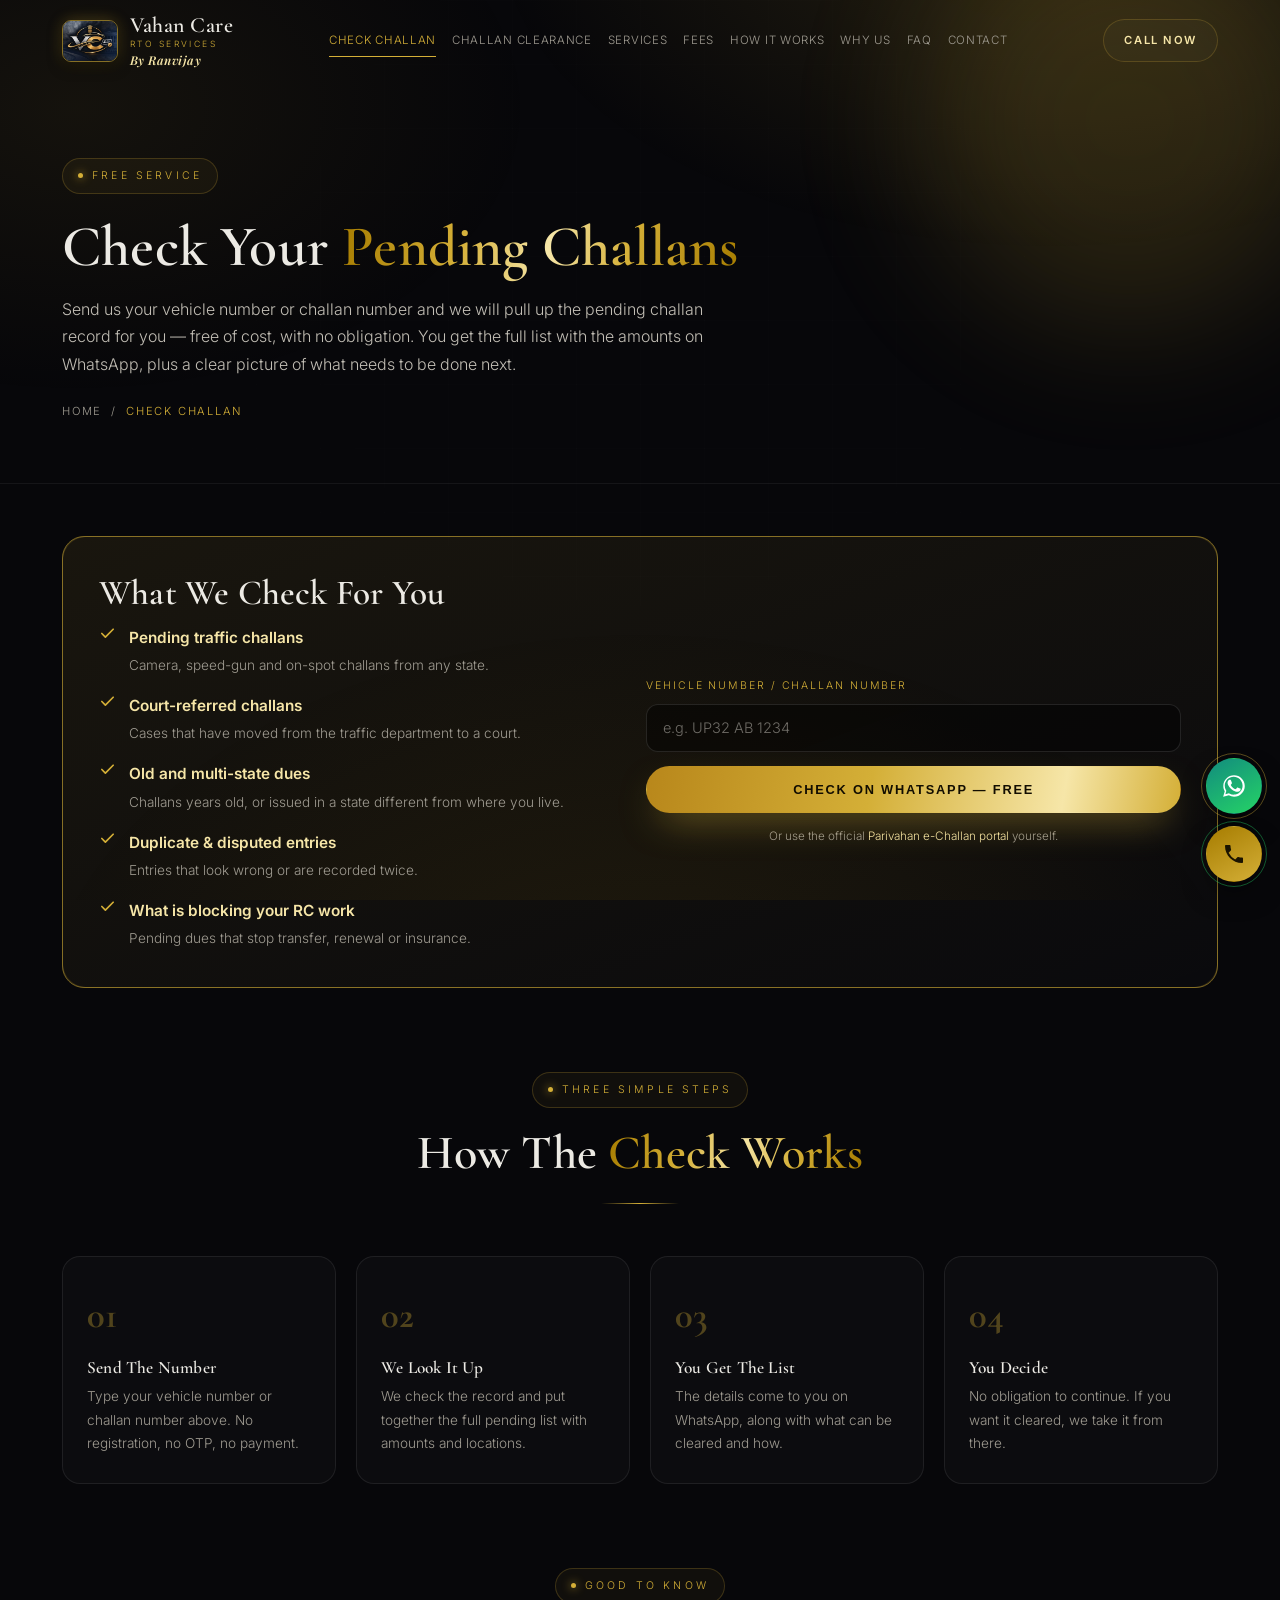
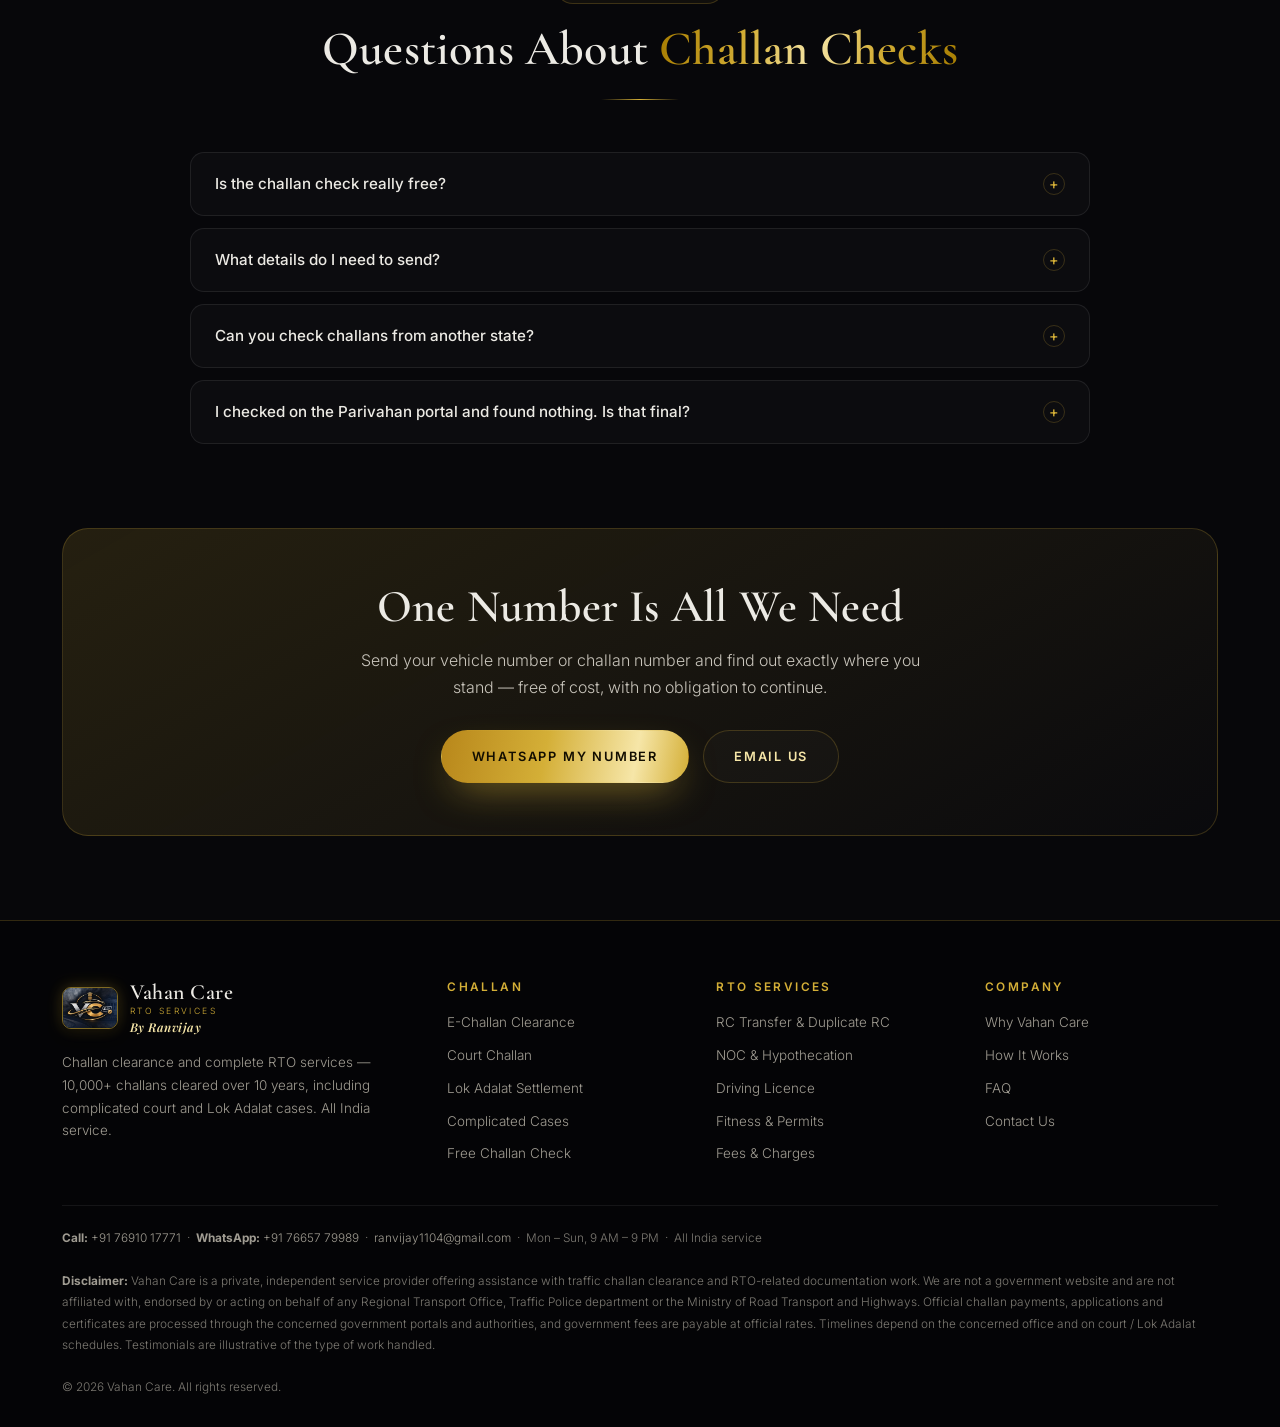
<file: check-challan.html>
﻿<!DOCTYPE html>
<html lang="en">
<head>
<!-- Google Tag Manager -->
<script>(function(w,d,s,l,i){w[l]=w[l]||[];w[l].push({'gtm.start':
new Date().getTime(),event:'gtm.js'});var f=d.getElementsByTagName(s)[0],
j=d.createElement(s),dl=l!='dataLayer'?'&l='+l:'';j.async=true;j.src=
'https://www.googletagmanager.com/gtm.js?id='+i+dl;f.parentNode.insertBefore(j,f);
})(window,document,'script','dataLayer','GTM-WB68XGLC');</script>
<!-- End Google Tag Manager -->
<meta charset="UTF-8" />
<meta name="viewport" content="width=device-width, initial-scale=1.0" />
<title>Check Challan Online — Free Pending Challan Check | Vahan Care</title>
<meta name="description" content="Check your pending traffic challans free of cost. Send your vehicle number or challan number and get the full pending challan list with amounts on WhatsApp. Court, Lok Adalat and multi-state challans included. All India service." />
<link rel="preconnect" href="https://fonts.googleapis.com">
<link rel="preconnect" href="https://fonts.gstatic.com" crossorigin>
<link href="https://fonts.googleapis.com/css2?family=Cormorant+Garamond:ital,wght@0,500;0,600;0,700;1,500;1,600;1,700&family=Inter:wght@300;400;500;600;700&family=Playfair+Display:ital,wght@1,500;1,600;1,700&display=swap" rel="stylesheet">
<link rel="icon" type="image/jpeg" href="logo.jpg">
<link rel="stylesheet" href="style.css">
<script>document.documentElement.classList.add('js');</script>
</head>
<body>
<!-- Google Tag Manager (noscript) -->
<noscript><iframe src="https://www.googletagmanager.com/ns.html?id=GTM-WB68XGLC"
height="0" width="0" style="display:none;visibility:hidden"></iframe></noscript>
<!-- End Google Tag Manager (noscript) -->

<!-- Premium Entrance Animation -->
<div id="vc-preloader" class="vc-preloader" aria-hidden="true">
  <div class="vc-loader-glow"></div>
  <div class="vc-loader-content">
    <div class="vc-logo-frame">
      <img src="logo.jpg" alt="Vahan Care" class="vc-loader-logo">
      <div class="vc-logo-shimmer"></div>
    </div>
    <div class="vc-loader-text">
      <div class="vc-loader-title">Vahan Care</div>
      <div class="vc-loader-line"><span class="vc-loader-bar"></span></div>
      <p class="vc-loader-sub">RTO Services <span class="vc-dot">&#8226;</span> By Ranvijay</p>
    </div>
  </div>
</div>

<header id="top">
  <div class="wrap nav">
    <a class="brand" href="index.html" aria-label="Vahan Care home">
      <img src="logo.jpg" alt="Vahan Care Logo" class="brand-logo">
      <div><b>Vahan Care</b><small>RTO Services</small><span class="by-line">By Ranvijay</span></div>
    </a>
    <nav class="nav-links" id="menu"><a href="check-challan.html" class="active">Check Challan</a><a href="challan-clearance.html">Challan Clearance</a><a href="services.html">Services</a><a href="fees.html">Fees</a><a href="how-it-works.html">How It Works</a><a href="why-us.html">Why Us</a><a href="faq.html">FAQ</a><a href="contact.html">Contact</a></nav>
    <div class="nav-cta">
      <a class="btn btn-ghost btn-sm" href="tel:+917691017771">Call Now</a>
      <button class="burger" id="burger" aria-label="Open menu" aria-expanded="false"><span></span><span></span><span></span></button>
    </div>
  </div>
</header>

<section class="page-head">
  <div class="orb a"></div>
  <div class="wrap">
    <span class="eyebrow rv"><i></i>Free Service</span>
    <h1 class="rv d1">Check Your <span class="gold">Pending Challans</span></h1>
    <p class="rv d2">Send us your vehicle number or challan number and we will pull up the pending challan record for you — free of cost, with no obligation. You get the full list with the amounts on WhatsApp, plus a clear picture of what needs to be done next.</p>
    <div class="crumb rv d3"><a href="index.html">Home</a> / <span>Check Challan</span></div>
  </div>
</section>

<section style="padding-top:52px">
  <div class="wrap">
    <div class="panel rv check-grid" style="position:relative">
      <div class="pulse-ring"></div>
      <div>
        <h2 style="font-size:clamp(1.6rem,3.4vw,2.2rem);margin-bottom:12px">What We Check For You</h2>
        <ul class="tick">
          <li><svg width="17" height="17" viewBox="0 0 24 24" fill="none"><path d="M20 6L9 17l-5-5" stroke="#d4af37" stroke-width="2.4" stroke-linecap="round" stroke-linejoin="round"/></svg><div><b>Pending traffic challans</b><span>Camera, speed-gun and on-spot challans from any state.</span></div></li>
          <li><svg width="17" height="17" viewBox="0 0 24 24" fill="none"><path d="M20 6L9 17l-5-5" stroke="#d4af37" stroke-width="2.4" stroke-linecap="round" stroke-linejoin="round"/></svg><div><b>Court-referred challans</b><span>Cases that have moved from the traffic department to a court.</span></div></li>
          <li><svg width="17" height="17" viewBox="0 0 24 24" fill="none"><path d="M20 6L9 17l-5-5" stroke="#d4af37" stroke-width="2.4" stroke-linecap="round" stroke-linejoin="round"/></svg><div><b>Old and multi-state dues</b><span>Challans years old, or issued in a state different from where you live.</span></div></li>
          <li><svg width="17" height="17" viewBox="0 0 24 24" fill="none"><path d="M20 6L9 17l-5-5" stroke="#d4af37" stroke-width="2.4" stroke-linecap="round" stroke-linejoin="round"/></svg><div><b>Duplicate &amp; disputed entries</b><span>Entries that look wrong or are recorded twice.</span></div></li>
          <li><svg width="17" height="17" viewBox="0 0 24 24" fill="none"><path d="M20 6L9 17l-5-5" stroke="#d4af37" stroke-width="2.4" stroke-linecap="round" stroke-linejoin="round"/></svg><div><b>What is blocking your RC work</b><span>Pending dues that stop transfer, renewal or insurance.</span></div></li>
        </ul>
      </div>

      <div class="check-box">
        <label for="checkVno">Vehicle Number / Challan Number</label>
        <div class="inp-row"><input id="checkVno" type="text" placeholder="e.g. UP32 AB 1234" autocomplete="off"></div>
        <button class="btn btn-gold" id="checkBtn" type="button" style="width:100%;margin-top:14px">Check On WhatsApp — Free</button>
        <p class="note">Or use the official <a href="https://echallan.parivahan.gov.in/index/check-challan-status" target="_blank" rel="noopener">Parivahan e-Challan portal</a> yourself.</p>
      </div>
    </div>
  </div>
</section>

<section style="padding-top:0">
  <div class="wrap">
    <div class="sec-head rv">
      <span class="eyebrow"><i></i>Three Simple Steps</span>
      <h2>How The <span class="gold">Check Works</span></h2>
      <div class="rule"></div>
    </div>
    <div class="steps">
      <div class="step rv"><h4>Send The Number</h4><p>Type your vehicle number or challan number above. No registration, no OTP, no payment.</p></div>
      <div class="step rv d1"><h4>We Look It Up</h4><p>We check the record and put together the full pending list with amounts and locations.</p></div>
      <div class="step rv d2"><h4>You Get The List</h4><p>The details come to you on WhatsApp, along with what can be cleared and how.</p></div>
      <div class="step rv d3"><h4>You Decide</h4><p>No obligation to continue. If you want it cleared, we take it from there.</p></div>
    </div>
  </div>
</section>

<section style="padding-top:0">
  <div class="wrap">
    <div class="sec-head rv">
      <span class="eyebrow"><i></i>Good To Know</span>
      <h2>Questions About <span class="gold">Challan Checks</span></h2>
      <div class="rule"></div>
    </div>
    <div class="faq">
      <div class="qa rv"><button type="button">Is the challan check really free?<span class="sign">+</span></button><div class="ans"><p>Yes. Checking your pending challans costs you nothing and you are under no obligation to get them cleared through us.</p></div></div>
      <div class="qa rv"><button type="button">What details do I need to send?<span class="sign">+</span></button><div class="ans"><p>For most checks, just your vehicle number (for example UP32 AB 1234). If you already have a challan number, send that instead — it is the most precise way to identify the case.</p></div></div>
      <div class="qa rv"><button type="button">Can you check challans from another state?<span class="sign">+</span></button><div class="ans"><p>Yes. We work on challans across all states, which is useful when your vehicle was registered in one state and you were fined in another.</p></div></div>
      <div class="qa rv"><button type="button">I checked on the Parivahan portal and found nothing. Is that final?<span class="sign">+</span></button><div class="ans"><p>Usually, but not always. Some cases sit with the traffic police or the court and do not show on the online portal in the same way. If you have received a notice or a court reference, send it to us and we will look at it separately.</p></div></div>
    </div>
  </div>
</section>


<section style="padding-top:0">
  <div class="wrap">
    <div class="band rv">
      <h2>One Number Is All We Need</h2>
      <p>Send your vehicle number or challan number and find out exactly where you stand — free of cost, with no obligation to continue.</p>
      <div class="band-actions"><a class="btn btn-gold" href="https://wa.me/917665779989?text=Hi%2C%20please%20check%20my%20pending%20challans.%20Vehicle%20number%3A" target="_blank" rel="noopener">WhatsApp My Number</a><a class="btn btn-ghost" href="mailto:ranvijay1104@gmail.com">Email Us</a></div>
    </div>
  </div>
</section>

<div class="floats">
  <a class="fbtn wa" href="https://wa.me/917665779989?text=Hello%20Vahan%20Care%2C%20I%20visited%20your%20website%20and%20need%20help%20with%20challan%20clearance%20%2F%20RTO%20service.%20Please%20assist%20me." target="_blank" rel="noopener" aria-label="WhatsApp" title="WhatsApp us">
    <svg width="26" height="26" viewBox="0 0 24 24" fill="#fff"><path d="M17.47 14.38c-.3-.15-1.76-.87-2.03-.97-.27-.1-.47-.15-.67.15-.2.3-.77.97-.95 1.17-.17.2-.35.22-.65.07-.3-.15-1.26-.46-2.4-1.48-.89-.79-1.49-1.77-1.66-2.07-.17-.3-.02-.46.13-.61.15-.15.33-.4.5-.6.16-.2.22-.33.33-.55.11-.22.05-.41-.03-.56-.07-.15-.67-1.61-.92-2.2-.24-.58-.49-.5-.67-.51h-.57c-.2 0-.52.07-.79.37-.27.3-1.04 1.02-1.04 2.48 0 1.46 1.06 2.87 1.21 3.07.15.2 2.09 3.2 5.07 4.48.71.31 1.26.49 1.69.62.71.23 1.36.2 1.87.12.57-.09 1.76-.72 2.01-1.41.25-.7.25-1.29.17-1.41-.07-.13-.27-.2-.57-.35zM12.04 2C6.58 2 2.13 6.45 2.13 11.91c0 1.75.46 3.46 1.32 4.96L2 22l5.25-1.38c1.45.79 3.08 1.21 4.79 1.21 5.46 0 9.91-4.45 9.91-9.91S17.5 2 12.04 2zm0 18.13c-1.55 0-3.07-.42-4.4-1.2l-.32-.19-3.26.86.87-3.18-.21-.33a8.19 8.19 0 01-1.26-4.38c0-4.54 3.7-8.23 8.24-8.23 4.54 0 8.23 3.69 8.23 8.23 0 4.54-3.69 8.22-8.23 8.22z"/></svg>
  </a>
  <a class="fbtn call" href="tel:+917691017771" aria-label="Call" title="Call us">
    <svg width="24" height="24" viewBox="0 0 24 24" fill="#1a1300"><path d="M6.62 10.79a15.05 15.05 0 006.59 6.59l2.2-2.2c.27-.27.67-.36 1.02-.24 1.12.37 2.33.57 3.57.57.55 0 1 .45 1 1V20c0 .55-.45 1-1 1-9.39 0-17-7.61-17-17 0-.55.45-1 1-1h3.5c.55 0 1 .45 1 1 0 1.25.2 2.45.57 3.57.11.35.03.74-.25 1.02l-2.2 2.2z"/></svg>
  </a>
</div>
<footer>
  <div class="wrap">
    <div class="f-grid">
      <div>
        <a class="brand" href="index.html" style="margin-bottom:16px" aria-label="Vahan Care home">
          <img src="logo.jpg" alt="Vahan Care Logo" class="brand-logo">
          <div><b>Vahan Care</b><small>RTO Services</small><span class="by-line">By Ranvijay</span></div>
        </a>
        <p>Challan clearance and complete RTO services — 10,000+ challans cleared over 10 years, including complicated court and Lok Adalat cases. All India service.</p>
      </div>
      <div>
        <h4>Challan</h4>
        <ul>
          <li><a href="challan-clearance.html">E-Challan Clearance</a></li>
          <li><a href="challan-clearance.html#court">Court Challan</a></li>
          <li><a href="challan-clearance.html#lokadalat">Lok Adalat Settlement</a></li>
          <li><a href="challan-clearance.html#complicated">Complicated Cases</a></li>
          <li><a href="check-challan.html">Free Challan Check</a></li>
        </ul>
      </div>
      <div>
        <h4>RTO Services</h4>
        <ul>
          <li><a href="services.html#rc">RC Transfer &amp; Duplicate RC</a></li>
          <li><a href="services.html#noc">NOC &amp; Hypothecation</a></li>
          <li><a href="services.html#dl">Driving Licence</a></li>
          <li><a href="services.html#commercial">Fitness &amp; Permits</a></li>
          <li><a href="fees.html">Fees &amp; Charges</a></li>
        </ul>
      </div>
      <div>
        <h4>Company</h4>
        <ul>
          <li><a href="why-us.html">Why Vahan Care</a></li>
          <li><a href="how-it-works.html">How It Works</a></li>
          <li><a href="faq.html">FAQ</a></li>
          <li><a href="contact.html">Contact Us</a></li>
        </ul>
      </div>
    </div>
    <div class="disc">
      <b>Call:</b> <a href="tel:+917691017771" style="color:#a09c92">+91 76910 17771</a> &nbsp;·&nbsp;
      <b>WhatsApp:</b> <a href="https://wa.me/917665779989?text=Hello%20Vahan%20Care%2C%20I%20visited%20your%20website%20and%20need%20help%20with%20challan%20clearance%20%2F%20RTO%20service.%20Please%20assist%20me." target="_blank" rel="noopener" style="color:#a09c92">+91 76657 79989</a> &nbsp;·&nbsp;
      <a href="mailto:ranvijay1104@gmail.com" style="color:#a09c92">ranvijay1104@gmail.com</a> &nbsp;·&nbsp; Mon – Sun, 9 AM – 9 PM &nbsp;·&nbsp; All India service
      <br><br>
      <b>Disclaimer:</b> Vahan Care is a private, independent service provider offering assistance with traffic challan
      clearance and RTO-related documentation work. We are not a government website and are not affiliated with, endorsed by
      or acting on behalf of any Regional Transport Office, Traffic Police department or the Ministry of Road Transport and
      Highways. Official challan payments, applications and certificates are processed through the concerned government
      portals and authorities, and government fees are payable at official rates. Timelines depend on the concerned office
      and on court / Lok Adalat schedules. Testimonials are illustrative of the type of work handled.
      <br><br>
      &copy; <span id="yr">2026</span> Vahan Care. All rights reserved.
    </div>
  </div>
</footer>
<script>
document.documentElement.classList.add('js');
</script>
<script>
(function(){
  var y=document.getElementById('yr'); if(y){y.textContent=new Date().getFullYear();}
  var hd=document.getElementById('top');
  function onScroll(){ if(!hd) return; if(window.scrollY>40){hd.classList.add('stuck');}else{hd.classList.remove('stuck');} }
  onScroll(); window.addEventListener('scroll',onScroll,{passive:true});

  var burger=document.getElementById('burger'), menu=document.getElementById('menu');
  if(burger && menu){
    burger.addEventListener('click',function(e){
      e.preventDefault(); e.stopPropagation();
      var open=menu.classList.toggle('open');
      burger.classList.toggle('on',open);
      burger.setAttribute('aria-expanded',open?'true':'false');
    });
  }

  var els=document.querySelectorAll('.rv');
  if('IntersectionObserver' in window){
    var io=new IntersectionObserver(function(en){
      en.forEach(function(e){ if(e.isIntersecting){ e.target.classList.add('in'); io.unobserve(e.target);} });
    },{threshold:.12,rootMargin:'0px 0px -40px 0px'});
    Array.prototype.forEach.call(els,function(el){io.observe(el);});
  } else {
    Array.prototype.forEach.call(els,function(el){el.classList.add('in');});
  }

  function animateCount(el){
    var target=parseInt(el.getAttribute('data-count'),10)||0;
    var suffix=el.getAttribute('data-suffix')||'';
    var dur=1700,start=null;
    function step(ts){
      if(!start) start=ts;
      var p=Math.min((ts-start)/dur,1), eased=1-Math.pow(1-p,3);
      el.textContent=Math.floor(eased*target).toLocaleString('en-IN')+suffix;
      if(p<1){requestAnimationFrame(step);} else {el.textContent=target.toLocaleString('en-IN')+suffix;}
    }
    requestAnimationFrame(step);
  }
  var counted=false;
  function checkCounters(){
    if(counted) return;
    var first=document.querySelector('[data-count]'); if(!first) return;
    if(first.getBoundingClientRect().top < window.innerHeight-60){
      counted=true;
      Array.prototype.forEach.call(document.querySelectorAll('[data-count]'),animateCount);
    }
  }
  checkCounters(); window.addEventListener('scroll',checkCounters,{passive:true}); window.addEventListener('load',checkCounters);

  Array.prototype.forEach.call(document.querySelectorAll('.qa button'),function(b){
    b.addEventListener('click',function(){
      var item=b.parentNode, wasOpen=item.classList.contains('open');
      Array.prototype.forEach.call(document.querySelectorAll('.qa'),function(q){q.classList.remove('open');});
      if(!wasOpen) item.classList.add('open');
    });
  });

  var cbtn=document.getElementById('checkBtn'), cinp=document.getElementById('checkVno');
  function runCheck(){
    var v=(cinp.value||'').trim();
    if(v.length<4){ cinp.focus(); cinp.style.borderColor='#ff9d9d'; return; }
    cinp.style.borderColor='';
    var t='*Free Challan Check Request*%0A%0AVehicle / Challan Number: '+encodeURIComponent(v)+'%0A%0APlease check the pending challans and send me the details.';
    window.open('https://wa.me/917665779989?text='+t,'_blank');
  }
  if(cbtn&&cinp){
    cbtn.addEventListener('click',runCheck);
    cinp.addEventListener('keydown',function(e){ if(e.key==='Enter'){e.preventDefault();runCheck();} });
    cinp.addEventListener('input',function(){cinp.style.borderColor='';});
  }

  var form=document.getElementById('inquiryForm');
  if(form){
    var msg=document.getElementById('formMsg');
    form.addEventListener('submit',function(e){
      e.preventDefault();
      var name=(document.getElementById('name').value||'').trim();
      var phone=(document.getElementById('phone').value||'').trim();
      var vno=(document.getElementById('vno').value||'').trim();
      var service=document.getElementById('service').value;
      var body=(document.getElementById('msg').value||'').trim();
      if(!name || phone.replace(/\D/g,'').length<10){
        msg.style.color='#ff9d9d';
        msg.textContent='Please enter your name and a valid 10-digit mobile number.';
        return;
      }
      var text='*New Enquiry - Vahan Care*%0A%0A*Name:* '+encodeURIComponent(name)+'%0A*Mobile:* '+encodeURIComponent(phone)+
               '%0A*Vehicle/Challan No:* '+encodeURIComponent(vno||'-')+'%0A*Service:* '+encodeURIComponent(service)+
               '%0A*Details:* '+encodeURIComponent(body||'-');
      msg.style.color='';
      msg.textContent='Opening WhatsApp with your details ready to send...';
      window.open('https://wa.me/917665779989?text='+text,'_blank');
      form.reset();
    });
  }

  // Premium entrance animation dismiss
  var preloader = document.getElementById('vc-preloader');
  if (preloader) {
    var minElapsed = false, isLoaded = false;
    function hidePreloader() {
      if (!preloader || preloader.classList.contains('loaded')) return;
      preloader.classList.add('loaded');
      setTimeout(function(){
        if (preloader && preloader.parentNode) { preloader.parentNode.removeChild(preloader); }
      }, 900);
    }
    setTimeout(function(){
      minElapsed = true;
      if (isLoaded) hidePreloader();
    }, 1500);
    window.addEventListener('load', function(){
      isLoaded = true;
      if (minElapsed) hidePreloader();
    });
    setTimeout(hidePreloader, 3200);
  }
})();
</script>
</body>
</html>
</file>
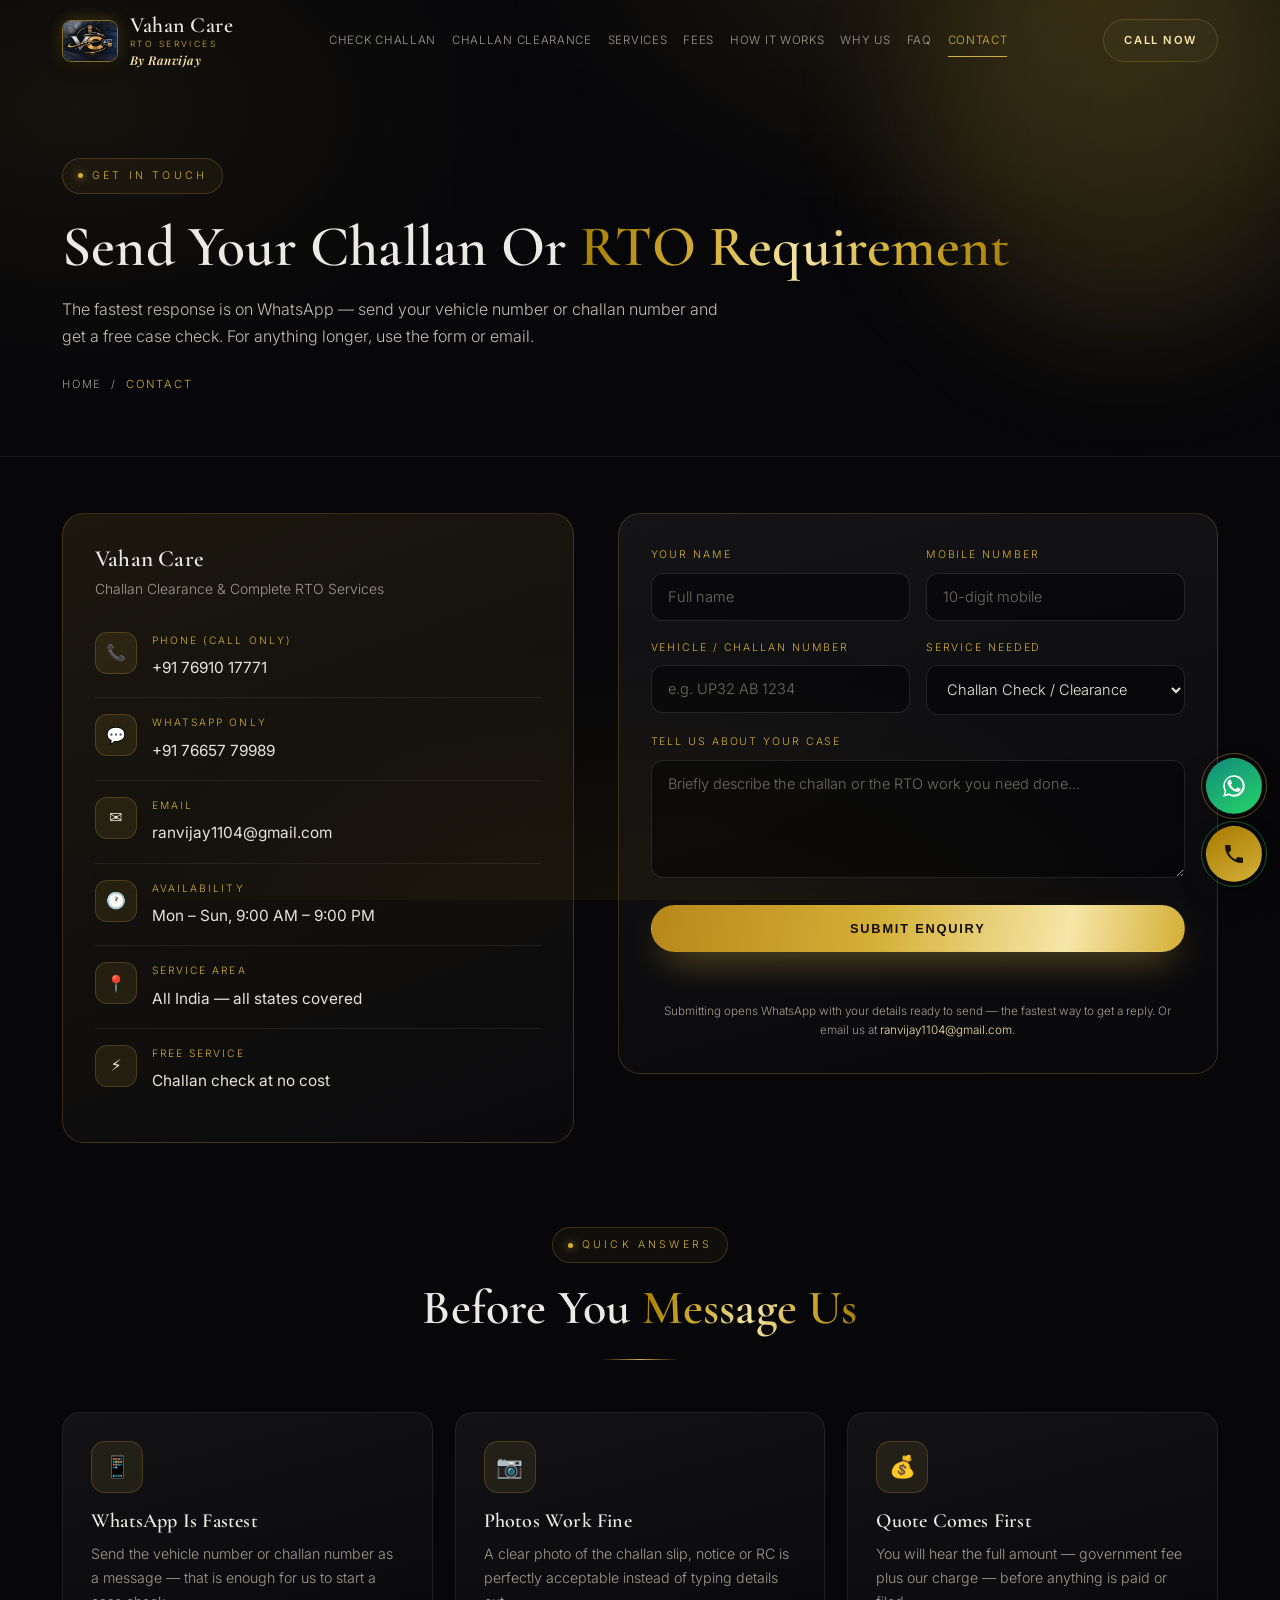
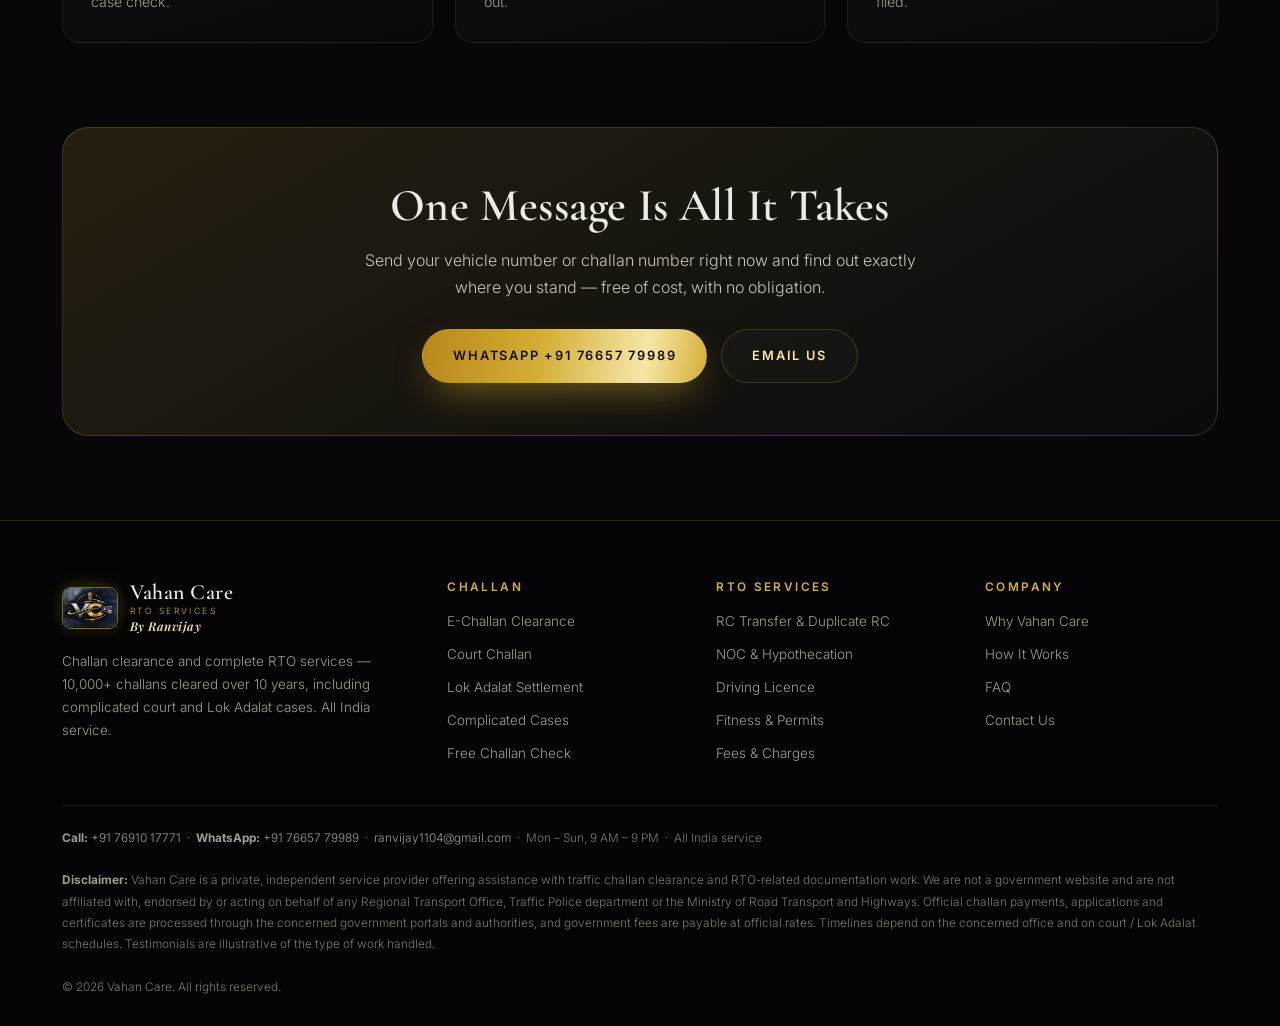
<file: contact.html>
﻿<!DOCTYPE html>
<html lang="en">
<head>
<!-- Google Tag Manager -->
<script>(function(w,d,s,l,i){w[l]=w[l]||[];w[l].push({'gtm.start':
new Date().getTime(),event:'gtm.js'});var f=d.getElementsByTagName(s)[0],
j=d.createElement(s),dl=l!='dataLayer'?'&l='+l:'';j.async=true;j.src=
'https://www.googletagmanager.com/gtm.js?id='+i+dl;f.parentNode.insertBefore(j,f);
})(window,document,'script','dataLayer','GTM-WB68XGLC');</script>
<!-- End Google Tag Manager -->
<meta charset="UTF-8" />
<meta name="viewport" content="width=device-width, initial-scale=1.0" />
<title>Contact Vahan Care — Call, WhatsApp or Email for Challan & RTO Help</title>
<meta name="description" content="Contact Vahan Care for challan clearance and RTO services. Call +91 76910 17771, WhatsApp +91 76657 79989, email ranvijay1104@gmail.com. Open Mon-Sun, 9 AM to 9 PM. All India service." />
<link rel="preconnect" href="https://fonts.googleapis.com">
<link rel="preconnect" href="https://fonts.gstatic.com" crossorigin>
<link href="https://fonts.googleapis.com/css2?family=Cormorant+Garamond:ital,wght@0,500;0,600;0,700;1,500;1,600;1,700&family=Inter:wght@300;400;500;600;700&family=Playfair+Display:ital,wght@1,500;1,600;1,700&display=swap" rel="stylesheet">
<link rel="icon" type="image/jpeg" href="logo.jpg">
<link rel="stylesheet" href="style.css">
<script>document.documentElement.classList.add('js');</script>
</head>
<body>
<!-- Google Tag Manager (noscript) -->
<noscript><iframe src="https://www.googletagmanager.com/ns.html?id=GTM-WB68XGLC"
height="0" width="0" style="display:none;visibility:hidden"></iframe></noscript>
<!-- End Google Tag Manager (noscript) -->

<!-- Premium Entrance Animation -->
<div id="vc-preloader" class="vc-preloader" aria-hidden="true">
  <div class="vc-loader-glow"></div>
  <div class="vc-loader-content">
    <div class="vc-logo-frame">
      <img src="logo.jpg" alt="Vahan Care" class="vc-loader-logo">
      <div class="vc-logo-shimmer"></div>
    </div>
    <div class="vc-loader-text">
      <div class="vc-loader-title">Vahan Care</div>
      <div class="vc-loader-line"><span class="vc-loader-bar"></span></div>
      <p class="vc-loader-sub">RTO Services <span class="vc-dot">&#8226;</span> By Ranvijay</p>
    </div>
  </div>
</div>

<header id="top">
  <div class="wrap nav">
    <a class="brand" href="index.html" aria-label="Vahan Care home">
      <img src="logo.jpg" alt="Vahan Care Logo" class="brand-logo">
      <div><b>Vahan Care</b><small>RTO Services</small><span class="by-line">By Ranvijay</span></div>
    </a>
    <nav class="nav-links" id="menu"><a href="check-challan.html">Check Challan</a><a href="challan-clearance.html">Challan Clearance</a><a href="services.html">Services</a><a href="fees.html">Fees</a><a href="how-it-works.html">How It Works</a><a href="why-us.html">Why Us</a><a href="faq.html">FAQ</a><a href="contact.html" class="active">Contact</a></nav>
    <div class="nav-cta">
      <a class="btn btn-ghost btn-sm" href="tel:+917691017771">Call Now</a>
      <button class="burger" id="burger" aria-label="Open menu" aria-expanded="false"><span></span><span></span><span></span></button>
    </div>
  </div>
</header>

<section class="page-head">
  <div class="orb a"></div>
  <div class="wrap">
    <span class="eyebrow rv"><i></i>Get In Touch</span>
    <h1 class="rv d1">Send Your Challan Or <span class="gold">RTO Requirement</span></h1>
    <p class="rv d2">The fastest response is on WhatsApp — send your vehicle number or challan number and get a free case check. For anything longer, use the form or email.</p>
    <div class="crumb rv d3"><a href="index.html">Home</a> / <span>Contact</span></div>
  </div>
</section>

<section style="padding-top:56px">
  <div class="wrap">
    <div class="contact-grid">
      <div class="info-card rv">
        <h3 style="font-size:1.45rem;margin-bottom:6px">Vahan Care</h3>
        <p style="color:var(--muted);font-size:.87rem;margin-bottom:14px">Challan Clearance &amp; Complete RTO Services</p>
        <div class="info-row">
          <div class="ic">&#128222;</div>
          <div><small>Phone (Call Only)</small><a href="tel:+917691017771">+91 76910 17771</a></div>
        </div>
        <div class="info-row">
          <div class="ic">&#128172;</div>
          <div><small>WhatsApp Only</small><a href="https://wa.me/917665779989?text=Hello%20Vahan%20Care%2C%20I%20have%20an%20enquiry%20regarding%20challan%20clearance%20%2F%20RTO%20service." target="_blank" rel="noopener">+91 76657 79989</a></div>
        </div>
        <div class="info-row">
          <div class="ic">&#9993;&#65039;</div>
          <div><small>Email</small><a href="mailto:ranvijay1104@gmail.com">ranvijay1104@gmail.com</a></div>
        </div>
        <div class="info-row">
          <div class="ic">&#128336;</div>
          <div><small>Availability</small><b>Mon – Sun, 9:00 AM – 9:00 PM</b></div>
        </div>
        <div class="info-row">
          <div class="ic">&#128205;</div>
          <div><small>Service Area</small><b>All India — all states covered</b></div>
        </div>
        <div class="info-row">
          <div class="ic">&#9889;</div>
          <div><small>Free Service</small><b>Challan check at no cost</b></div>
        </div>
      </div>

      <form id="inquiryForm" class="rv d1" novalidate>
        <div class="f-row">
          <div class="field"><label for="name">Your Name</label><input id="name" name="name" type="text" placeholder="Full name" required></div>
          <div class="field"><label for="phone">Mobile Number</label><input id="phone" name="phone" type="tel" placeholder="10-digit mobile" required></div>
        </div>
        <div class="f-row">
          <div class="field"><label for="vno">Vehicle / Challan Number</label><input id="vno" name="vno" type="text" placeholder="e.g. UP32 AB 1234"></div>
          <div class="field"><label for="service">Service Needed</label>
            <select id="service" name="service">
              <option>Challan Check / Clearance</option>
              <option>Court or Lok Adalat Challan</option>
              <option>Complicated / Old Challan</option>
              <option>RC Transfer / Duplicate RC</option>
              <option>NOC</option>
              <option>Hypothecation Removal / Addition</option>
              <option>Driving Licence Service</option>
              <option>Fitness / Permit</option>
              <option>HSRP Number Plate</option>
              <option>Other RTO Work</option>
            </select>
          </div>
        </div>
        <div class="field"><label for="msg">Tell Us About Your Case</label><textarea id="msg" name="msg" placeholder="Briefly describe the challan or the RTO work you need done..."></textarea></div>
        <button class="btn btn-gold" type="submit" style="width:100%">Submit Enquiry</button>
        <div class="form-msg" id="formMsg" role="status"></div>
        <p class="note">Submitting opens WhatsApp with your details ready to send — the fastest way to get a reply. Or email us at <a href="mailto:ranvijay1104@gmail.com">ranvijay1104@gmail.com</a>.</p>
      </form>
    </div>
  </div>
</section>

<section style="padding-top:0">
  <div class="wrap">
    <div class="sec-head rv">
      <span class="eyebrow"><i></i>Quick Answers</span>
      <h2>Before You <span class="gold">Message Us</span></h2>
      <div class="rule"></div>
    </div>
    <div class="grid g3">
      <div class="card rv"><div class="ico">&#128241;</div><h3>WhatsApp Is Fastest</h3><p>Send the vehicle number or challan number as a message — that is enough for us to start a case check.</p></div>
      <div class="card rv d1"><div class="ico">&#128247;</div><h3>Photos Work Fine</h3><p>A clear photo of the challan slip, notice or RC is perfectly acceptable instead of typing details out.</p></div>
      <div class="card rv d2"><div class="ico">&#128176;</div><h3>Quote Comes First</h3><p>You will hear the full amount — government fee plus our charge — before anything is paid or filed.</p></div>
    </div>
  </div>
</section>


<section style="padding-top:0">
  <div class="wrap">
    <div class="band rv">
      <h2>One Message Is All It Takes</h2>
      <p>Send your vehicle number or challan number right now and find out exactly where you stand — free of cost, with no obligation.</p>
      <div class="band-actions"><a class="btn btn-gold" href="https://wa.me/917665779989?text=Hi%2C%20I%20want%20to%20check%20my%20pending%20challans%20and%20get%20them%20cleared." target="_blank" rel="noopener">WhatsApp +91 76657 79989</a><a class="btn btn-ghost" href="mailto:ranvijay1104@gmail.com">Email Us</a></div>
    </div>
  </div>
</section>

<div class="floats">
  <a class="fbtn wa" href="https://wa.me/917665779989?text=Hello%20Vahan%20Care%2C%20I%20visited%20your%20website%20and%20need%20help%20with%20challan%20clearance%20%2F%20RTO%20service.%20Please%20assist%20me." target="_blank" rel="noopener" aria-label="WhatsApp" title="WhatsApp us">
    <svg width="26" height="26" viewBox="0 0 24 24" fill="#fff"><path d="M17.47 14.38c-.3-.15-1.76-.87-2.03-.97-.27-.1-.47-.15-.67.15-.2.3-.77.97-.95 1.17-.17.2-.35.22-.65.07-.3-.15-1.26-.46-2.4-1.48-.89-.79-1.49-1.77-1.66-2.07-.17-.3-.02-.46.13-.61.15-.15.33-.4.5-.6.16-.2.22-.33.33-.55.11-.22.05-.41-.03-.56-.07-.15-.67-1.61-.92-2.2-.24-.58-.49-.5-.67-.51h-.57c-.2 0-.52.07-.79.37-.27.3-1.04 1.02-1.04 2.48 0 1.46 1.06 2.87 1.21 3.07.15.2 2.09 3.2 5.07 4.48.71.31 1.26.49 1.69.62.71.23 1.36.2 1.87.12.57-.09 1.76-.72 2.01-1.41.25-.7.25-1.29.17-1.41-.07-.13-.27-.2-.57-.35zM12.04 2C6.58 2 2.13 6.45 2.13 11.91c0 1.75.46 3.46 1.32 4.96L2 22l5.25-1.38c1.45.79 3.08 1.21 4.79 1.21 5.46 0 9.91-4.45 9.91-9.91S17.5 2 12.04 2zm0 18.13c-1.55 0-3.07-.42-4.4-1.2l-.32-.19-3.26.86.87-3.18-.21-.33a8.19 8.19 0 01-1.26-4.38c0-4.54 3.7-8.23 8.24-8.23 4.54 0 8.23 3.69 8.23 8.23 0 4.54-3.69 8.22-8.23 8.22z"/></svg>
  </a>
  <a class="fbtn call" href="tel:+917691017771" aria-label="Call" title="Call us">
    <svg width="24" height="24" viewBox="0 0 24 24" fill="#1a1300"><path d="M6.62 10.79a15.05 15.05 0 006.59 6.59l2.2-2.2c.27-.27.67-.36 1.02-.24 1.12.37 2.33.57 3.57.57.55 0 1 .45 1 1V20c0 .55-.45 1-1 1-9.39 0-17-7.61-17-17 0-.55.45-1 1-1h3.5c.55 0 1 .45 1 1 0 1.25.2 2.45.57 3.57.11.35.03.74-.25 1.02l-2.2 2.2z"/></svg>
  </a>
</div>
<footer>
  <div class="wrap">
    <div class="f-grid">
      <div>
        <a class="brand" href="index.html" style="margin-bottom:16px" aria-label="Vahan Care home">
          <img src="logo.jpg" alt="Vahan Care Logo" class="brand-logo">
          <div><b>Vahan Care</b><small>RTO Services</small><span class="by-line">By Ranvijay</span></div>
        </a>
        <p>Challan clearance and complete RTO services — 10,000+ challans cleared over 10 years, including complicated court and Lok Adalat cases. All India service.</p>
      </div>
      <div>
        <h4>Challan</h4>
        <ul>
          <li><a href="challan-clearance.html">E-Challan Clearance</a></li>
          <li><a href="challan-clearance.html#court">Court Challan</a></li>
          <li><a href="challan-clearance.html#lokadalat">Lok Adalat Settlement</a></li>
          <li><a href="challan-clearance.html#complicated">Complicated Cases</a></li>
          <li><a href="check-challan.html">Free Challan Check</a></li>
        </ul>
      </div>
      <div>
        <h4>RTO Services</h4>
        <ul>
          <li><a href="services.html#rc">RC Transfer &amp; Duplicate RC</a></li>
          <li><a href="services.html#noc">NOC &amp; Hypothecation</a></li>
          <li><a href="services.html#dl">Driving Licence</a></li>
          <li><a href="services.html#commercial">Fitness &amp; Permits</a></li>
          <li><a href="fees.html">Fees &amp; Charges</a></li>
        </ul>
      </div>
      <div>
        <h4>Company</h4>
        <ul>
          <li><a href="why-us.html">Why Vahan Care</a></li>
          <li><a href="how-it-works.html">How It Works</a></li>
          <li><a href="faq.html">FAQ</a></li>
          <li><a href="contact.html">Contact Us</a></li>
        </ul>
      </div>
    </div>
    <div class="disc">
      <b>Call:</b> <a href="tel:+917691017771" style="color:#a09c92">+91 76910 17771</a> &nbsp;·&nbsp;
      <b>WhatsApp:</b> <a href="https://wa.me/917665779989?text=Hello%20Vahan%20Care%2C%20I%20visited%20your%20website%20and%20need%20help%20with%20challan%20clearance%20%2F%20RTO%20service.%20Please%20assist%20me." target="_blank" rel="noopener" style="color:#a09c92">+91 76657 79989</a> &nbsp;·&nbsp;
      <a href="mailto:ranvijay1104@gmail.com" style="color:#a09c92">ranvijay1104@gmail.com</a> &nbsp;·&nbsp; Mon – Sun, 9 AM – 9 PM &nbsp;·&nbsp; All India service
      <br><br>
      <b>Disclaimer:</b> Vahan Care is a private, independent service provider offering assistance with traffic challan
      clearance and RTO-related documentation work. We are not a government website and are not affiliated with, endorsed by
      or acting on behalf of any Regional Transport Office, Traffic Police department or the Ministry of Road Transport and
      Highways. Official challan payments, applications and certificates are processed through the concerned government
      portals and authorities, and government fees are payable at official rates. Timelines depend on the concerned office
      and on court / Lok Adalat schedules. Testimonials are illustrative of the type of work handled.
      <br><br>
      &copy; <span id="yr">2026</span> Vahan Care. All rights reserved.
    </div>
  </div>
</footer>
<script>
document.documentElement.classList.add('js');
</script>
<script>
(function(){
  var y=document.getElementById('yr'); if(y){y.textContent=new Date().getFullYear();}
  var hd=document.getElementById('top');
  function onScroll(){ if(!hd) return; if(window.scrollY>40){hd.classList.add('stuck');}else{hd.classList.remove('stuck');} }
  onScroll(); window.addEventListener('scroll',onScroll,{passive:true});

  var burger=document.getElementById('burger'), menu=document.getElementById('menu');
  if(burger && menu){
    burger.addEventListener('click',function(e){
      e.preventDefault(); e.stopPropagation();
      var open=menu.classList.toggle('open');
      burger.classList.toggle('on',open);
      burger.setAttribute('aria-expanded',open?'true':'false');
    });
  }

  var els=document.querySelectorAll('.rv');
  if('IntersectionObserver' in window){
    var io=new IntersectionObserver(function(en){
      en.forEach(function(e){ if(e.isIntersecting){ e.target.classList.add('in'); io.unobserve(e.target);} });
    },{threshold:.12,rootMargin:'0px 0px -40px 0px'});
    Array.prototype.forEach.call(els,function(el){io.observe(el);});
  } else {
    Array.prototype.forEach.call(els,function(el){el.classList.add('in');});
  }

  function animateCount(el){
    var target=parseInt(el.getAttribute('data-count'),10)||0;
    var suffix=el.getAttribute('data-suffix')||'';
    var dur=1700,start=null;
    function step(ts){
      if(!start) start=ts;
      var p=Math.min((ts-start)/dur,1), eased=1-Math.pow(1-p,3);
      el.textContent=Math.floor(eased*target).toLocaleString('en-IN')+suffix;
      if(p<1){requestAnimationFrame(step);} else {el.textContent=target.toLocaleString('en-IN')+suffix;}
    }
    requestAnimationFrame(step);
  }
  var counted=false;
  function checkCounters(){
    if(counted) return;
    var first=document.querySelector('[data-count]'); if(!first) return;
    if(first.getBoundingClientRect().top < window.innerHeight-60){
      counted=true;
      Array.prototype.forEach.call(document.querySelectorAll('[data-count]'),animateCount);
    }
  }
  checkCounters(); window.addEventListener('scroll',checkCounters,{passive:true}); window.addEventListener('load',checkCounters);

  Array.prototype.forEach.call(document.querySelectorAll('.qa button'),function(b){
    b.addEventListener('click',function(){
      var item=b.parentNode, wasOpen=item.classList.contains('open');
      Array.prototype.forEach.call(document.querySelectorAll('.qa'),function(q){q.classList.remove('open');});
      if(!wasOpen) item.classList.add('open');
    });
  });

  var cbtn=document.getElementById('checkBtn'), cinp=document.getElementById('checkVno');
  function runCheck(){
    var v=(cinp.value||'').trim();
    if(v.length<4){ cinp.focus(); cinp.style.borderColor='#ff9d9d'; return; }
    cinp.style.borderColor='';
    var t='*Free Challan Check Request*%0A%0AVehicle / Challan Number: '+encodeURIComponent(v)+'%0A%0APlease check the pending challans and send me the details.';
    window.open('https://wa.me/917665779989?text='+t,'_blank');
  }
  if(cbtn&&cinp){
    cbtn.addEventListener('click',runCheck);
    cinp.addEventListener('keydown',function(e){ if(e.key==='Enter'){e.preventDefault();runCheck();} });
    cinp.addEventListener('input',function(){cinp.style.borderColor='';});
  }

  var form=document.getElementById('inquiryForm');
  if(form){
    var msg=document.getElementById('formMsg');
    form.addEventListener('submit',function(e){
      e.preventDefault();
      var name=(document.getElementById('name').value||'').trim();
      var phone=(document.getElementById('phone').value||'').trim();
      var vno=(document.getElementById('vno').value||'').trim();
      var service=document.getElementById('service').value;
      var body=(document.getElementById('msg').value||'').trim();
      if(!name || phone.replace(/\D/g,'').length<10){
        msg.style.color='#ff9d9d';
        msg.textContent='Please enter your name and a valid 10-digit mobile number.';
        return;
      }
      var text='*New Enquiry - Vahan Care*%0A%0A*Name:* '+encodeURIComponent(name)+'%0A*Mobile:* '+encodeURIComponent(phone)+
               '%0A*Vehicle/Challan No:* '+encodeURIComponent(vno||'-')+'%0A*Service:* '+encodeURIComponent(service)+
               '%0A*Details:* '+encodeURIComponent(body||'-');
      msg.style.color='';
      msg.textContent='Opening WhatsApp with your details ready to send...';
      window.open('https://wa.me/917665779989?text='+text,'_blank');
      form.reset();
    });
  }

  // Premium entrance animation dismiss
  var preloader = document.getElementById('vc-preloader');
  if (preloader) {
    var minElapsed = false, isLoaded = false;
    function hidePreloader() {
      if (!preloader || preloader.classList.contains('loaded')) return;
      preloader.classList.add('loaded');
      setTimeout(function(){
        if (preloader && preloader.parentNode) { preloader.parentNode.removeChild(preloader); }
      }, 900);
    }
    setTimeout(function(){
      minElapsed = true;
      if (isLoaded) hidePreloader();
    }, 1500);
    window.addEventListener('load', function(){
      isLoaded = true;
      if (minElapsed) hidePreloader();
    });
    setTimeout(hidePreloader, 3200);
  }
})();
</script>
</body>
</html>
</file>
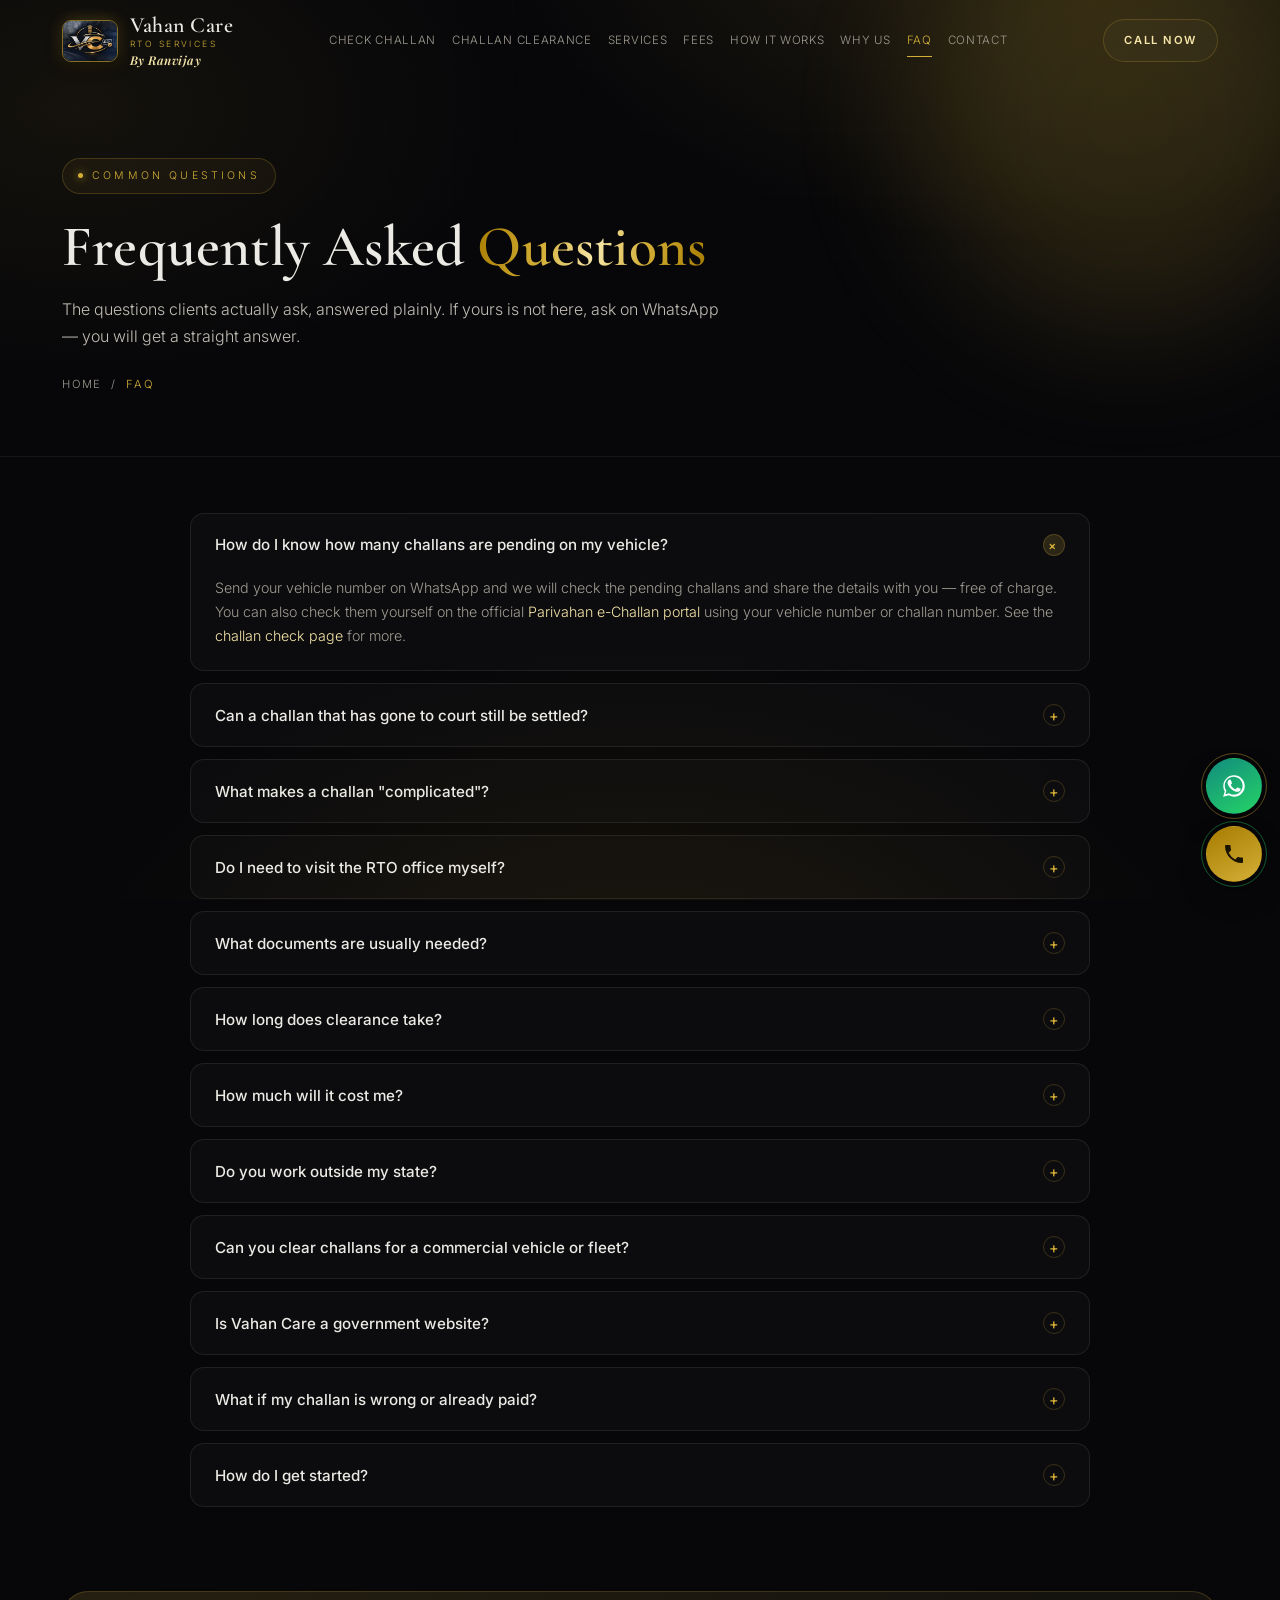
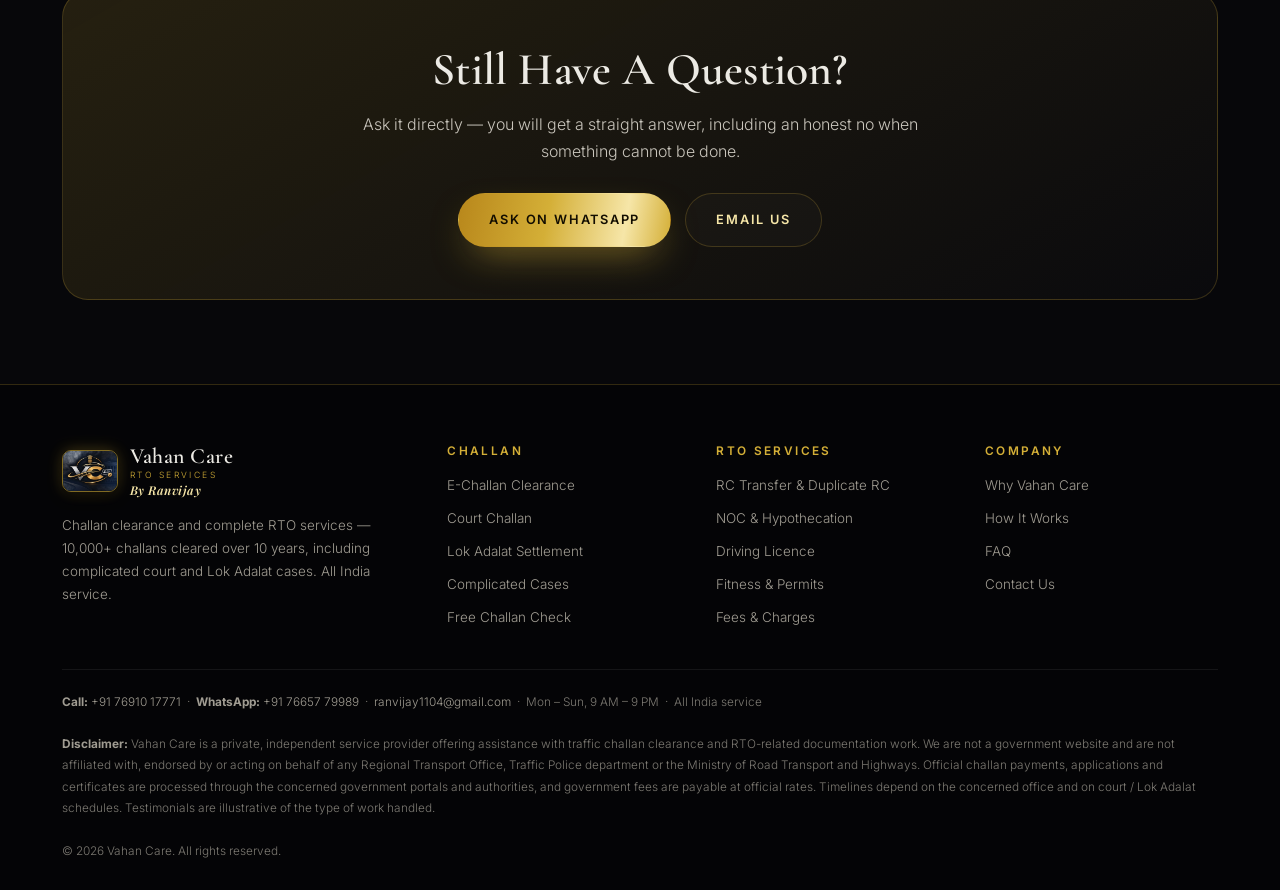
<file: faq.html>
﻿<!DOCTYPE html>
<html lang="en">
<head>
<!-- Google Tag Manager -->
<script>(function(w,d,s,l,i){w[l]=w[l]||[];w[l].push({'gtm.start':
new Date().getTime(),event:'gtm.js'});var f=d.getElementsByTagName(s)[0],
j=d.createElement(s),dl=l!='dataLayer'?'&l='+l:'';j.async=true;j.src=
'https://www.googletagmanager.com/gtm.js?id='+i+dl;f.parentNode.insertBefore(j,f);
})(window,document,'script','dataLayer','GTM-WB68XGLC');</script>
<!-- End Google Tag Manager -->
<meta charset="UTF-8" />
<meta name="viewport" content="width=device-width, initial-scale=1.0" />
<title>FAQ — Challan & RTO Questions Answered | Vahan Care</title>
<meta name="description" content="Answers to common questions about challan clearance and RTO services: pending challan checks, court challans, Lok Adalat, documents needed, timelines, fees and whether we are a government website." />
<link rel="preconnect" href="https://fonts.googleapis.com">
<link rel="preconnect" href="https://fonts.gstatic.com" crossorigin>
<link href="https://fonts.googleapis.com/css2?family=Cormorant+Garamond:ital,wght@0,500;0,600;0,700;1,500;1,600;1,700&family=Inter:wght@300;400;500;600;700&family=Playfair+Display:ital,wght@1,500;1,600;1,700&display=swap" rel="stylesheet">
<link rel="icon" type="image/jpeg" href="logo.jpg">
<link rel="stylesheet" href="style.css">
<script>document.documentElement.classList.add('js');</script>
</head>
<body>
<!-- Google Tag Manager (noscript) -->
<noscript><iframe src="https://www.googletagmanager.com/ns.html?id=GTM-WB68XGLC"
height="0" width="0" style="display:none;visibility:hidden"></iframe></noscript>
<!-- End Google Tag Manager (noscript) -->

<!-- Premium Entrance Animation -->
<div id="vc-preloader" class="vc-preloader" aria-hidden="true">
  <div class="vc-loader-glow"></div>
  <div class="vc-loader-content">
    <div class="vc-logo-frame">
      <img src="logo.jpg" alt="Vahan Care" class="vc-loader-logo">
      <div class="vc-logo-shimmer"></div>
    </div>
    <div class="vc-loader-text">
      <div class="vc-loader-title">Vahan Care</div>
      <div class="vc-loader-line"><span class="vc-loader-bar"></span></div>
      <p class="vc-loader-sub">RTO Services <span class="vc-dot">&#8226;</span> By Ranvijay</p>
    </div>
  </div>
</div>

<header id="top">
  <div class="wrap nav">
    <a class="brand" href="index.html" aria-label="Vahan Care home">
      <img src="logo.jpg" alt="Vahan Care Logo" class="brand-logo">
      <div><b>Vahan Care</b><small>RTO Services</small><span class="by-line">By Ranvijay</span></div>
    </a>
    <nav class="nav-links" id="menu"><a href="check-challan.html">Check Challan</a><a href="challan-clearance.html">Challan Clearance</a><a href="services.html">Services</a><a href="fees.html">Fees</a><a href="how-it-works.html">How It Works</a><a href="why-us.html">Why Us</a><a href="faq.html" class="active">FAQ</a><a href="contact.html">Contact</a></nav>
    <div class="nav-cta">
      <a class="btn btn-ghost btn-sm" href="tel:+917691017771">Call Now</a>
      <button class="burger" id="burger" aria-label="Open menu" aria-expanded="false"><span></span><span></span><span></span></button>
    </div>
  </div>
</header>

<section class="page-head">
  <div class="orb a"></div>
  <div class="wrap">
    <span class="eyebrow rv"><i></i>Common Questions</span>
    <h1 class="rv d1">Frequently Asked <span class="gold">Questions</span></h1>
    <p class="rv d2">The questions clients actually ask, answered plainly. If yours is not here, ask on WhatsApp — you will get a straight answer.</p>
    <div class="crumb rv d3"><a href="index.html">Home</a> / <span>FAQ</span></div>
  </div>
</section>

<section style="padding-top:56px">
  <div class="wrap">
    <div class="faq">
      <div class="qa rv open"><button type="button">How do I know how many challans are pending on my vehicle?<span class="sign">+</span></button><div class="ans"><p>Send your vehicle number on WhatsApp and we will check the pending challans and share the details with you — free of charge. You can also check them yourself on the official <a href="https://echallan.parivahan.gov.in/index/check-challan-status" target="_blank" rel="noopener" style="color:var(--gold-2)">Parivahan e-Challan portal</a> using your vehicle number or challan number. See the <a href="check-challan.html" style="color:var(--gold-2)">challan check page</a> for more.</p></div></div>
      <div class="qa rv"><button type="button">Can a challan that has gone to court still be settled?<span class="sign">+</span></button><div class="ans"><p>Yes. Court challans can be disposed of through the proper channel, and eligible cases can be placed before a Lok Adalat for settlement. The route depends on the case stage and the court, so the first step is a case check — that is where the ten years of experience matters most. More detail on the <a href="challan-clearance.html#court" style="color:var(--gold-2)">court challan section</a>.</p></div></div>
      <div class="qa rv"><button type="button">What makes a challan "complicated"?<span class="sign">+</span></button><div class="ans"><p>Wrong vehicle details in the challan, very old pending dues, challans from more than one state, disputed or duplicate entries, missing documents, or a case stuck between two RTOs. These are the files we handle routinely — see <a href="challan-clearance.html#complicated" style="color:var(--gold-2)">complicated &amp; old cases</a>.</p></div></div>
      <div class="qa rv"><button type="button">Do I need to visit the RTO office myself?<span class="sign">+</span></button><div class="ans"><p>In most cases no. Your details and documents can be shared on WhatsApp or email and the work is carried out on your behalf. If a physical presence or a test slot is genuinely required, we tell you in advance.</p></div></div>
      <div class="qa rv"><button type="button">What documents are usually needed?<span class="sign">+</span></button><div class="ans"><p>It depends on the service. For challans, usually just the vehicle number or challan number. For RC, DL, NOC or transfer work, the RC copy, insurance, PUC, ID proof and photographs are commonly required — we give you an exact list for your case after the free check. See <a href="how-it-works.html" style="color:var(--gold-2)">How It Works</a>.</p></div></div>
      <div class="qa rv"><button type="button">How long does clearance take?<span class="sign">+</span></button><div class="ans"><p>A normal online challan is often cleared the same day. Court or Lok Adalat matters take longer because they follow the court's dates. You get a realistic timeline upfront, and updates as the case moves.</p></div></div>
      <div class="qa rv"><button type="button">How much will it cost me?<span class="sign">+</span></button><div class="ans"><p>The government fee is at the official rate and our service charge is fixed and told to you before we start. Because amounts depend on your state, vehicle class and how many challans are pending, we give a fixed quote for your own case instead of printing misleading prices. See <a href="fees.html" style="color:var(--gold-2)">Fees</a>.</p></div></div>
      <div class="qa rv"><button type="button">Do you work outside my state?<span class="sign">+</span></button><div class="ans"><p>Yes — we provide service across India. This is especially useful when your vehicle is registered in one state and the offence or paperwork is in another.</p></div></div>
      <div class="qa rv"><button type="button">Can you clear challans for a commercial vehicle or fleet?<span class="sign">+</span></button><div class="ans"><p>Yes. Commercial vehicles and fleets are a large part of the work, because pending dues block fitness certificates, permits and transfers. See <a href="services.html#commercial" style="color:var(--gold-2)">fitness, permit &amp; tax services</a>.</p></div></div>
      <div class="qa rv"><button type="button">Is Vahan Care a government website?<span class="sign">+</span></button><div class="ans"><p>No. Vahan Care is a private service providing assistance with challan clearance and RTO-related work. We are not affiliated with, endorsed by, or acting on behalf of any government department, RTO or the Ministry of Road Transport and Highways. All government fees are paid at official rates.</p></div></div>
      <div class="qa rv"><button type="button">What if my challan is wrong or already paid?<span class="sign">+</span></button><div class="ans"><p>That is common with old cases. If an entry is a duplicate, already paid, or issued against the wrong vehicle, we tell you before taking payment, because the remedy is different from simply paying a valid challan.</p></div></div>
      <div class="qa rv"><button type="button">How do I get started?<span class="sign">+</span></button><div class="ans"><p>Send your vehicle number, challan number or document photo on WhatsApp to <a href="https://wa.me/917665779989?text=Hi%2C%20I%20would%20like%20a%20free%20case%20check%20for%20my%20challan." target="_blank" rel="noopener" style="color:var(--gold-2)">+91 76657 79989</a>, or email <a href="mailto:ranvijay1104@gmail.com" style="color:var(--gold-2)">ranvijay1104@gmail.com</a>. You will get a free case check and a fixed quote.</p></div></div>
    </div>
  </div>
</section>


<section style="padding-top:0">
  <div class="wrap">
    <div class="band rv">
      <h2>Still Have A Question?</h2>
      <p>Ask it directly — you will get a straight answer, including an honest no when something cannot be done.</p>
      <div class="band-actions"><a class="btn btn-gold" href="https://wa.me/917665779989?text=Hi%2C%20I%20have%20a%20question%20about%20challan%20clearance.%3A" target="_blank" rel="noopener">Ask On WhatsApp</a><a class="btn btn-ghost" href="mailto:ranvijay1104@gmail.com">Email Us</a></div>
    </div>
  </div>
</section>

<div class="floats">
  <a class="fbtn wa" href="https://wa.me/917665779989?text=Hello%20Vahan%20Care%2C%20I%20visited%20your%20website%20and%20need%20help%20with%20challan%20clearance%20%2F%20RTO%20service.%20Please%20assist%20me." target="_blank" rel="noopener" aria-label="WhatsApp" title="WhatsApp us">
    <svg width="26" height="26" viewBox="0 0 24 24" fill="#fff"><path d="M17.47 14.38c-.3-.15-1.76-.87-2.03-.97-.27-.1-.47-.15-.67.15-.2.3-.77.97-.95 1.17-.17.2-.35.22-.65.07-.3-.15-1.26-.46-2.4-1.48-.89-.79-1.49-1.77-1.66-2.07-.17-.3-.02-.46.13-.61.15-.15.33-.4.5-.6.16-.2.22-.33.33-.55.11-.22.05-.41-.03-.56-.07-.15-.67-1.61-.92-2.2-.24-.58-.49-.5-.67-.51h-.57c-.2 0-.52.07-.79.37-.27.3-1.04 1.02-1.04 2.48 0 1.46 1.06 2.87 1.21 3.07.15.2 2.09 3.2 5.07 4.48.71.31 1.26.49 1.69.62.71.23 1.36.2 1.87.12.57-.09 1.76-.72 2.01-1.41.25-.7.25-1.29.17-1.41-.07-.13-.27-.2-.57-.35zM12.04 2C6.58 2 2.13 6.45 2.13 11.91c0 1.75.46 3.46 1.32 4.96L2 22l5.25-1.38c1.45.79 3.08 1.21 4.79 1.21 5.46 0 9.91-4.45 9.91-9.91S17.5 2 12.04 2zm0 18.13c-1.55 0-3.07-.42-4.4-1.2l-.32-.19-3.26.86.87-3.18-.21-.33a8.19 8.19 0 01-1.26-4.38c0-4.54 3.7-8.23 8.24-8.23 4.54 0 8.23 3.69 8.23 8.23 0 4.54-3.69 8.22-8.23 8.22z"/></svg>
  </a>
  <a class="fbtn call" href="tel:+917691017771" aria-label="Call" title="Call us">
    <svg width="24" height="24" viewBox="0 0 24 24" fill="#1a1300"><path d="M6.62 10.79a15.05 15.05 0 006.59 6.59l2.2-2.2c.27-.27.67-.36 1.02-.24 1.12.37 2.33.57 3.57.57.55 0 1 .45 1 1V20c0 .55-.45 1-1 1-9.39 0-17-7.61-17-17 0-.55.45-1 1-1h3.5c.55 0 1 .45 1 1 0 1.25.2 2.45.57 3.57.11.35.03.74-.25 1.02l-2.2 2.2z"/></svg>
  </a>
</div>
<footer>
  <div class="wrap">
    <div class="f-grid">
      <div>
        <a class="brand" href="index.html" style="margin-bottom:16px" aria-label="Vahan Care home">
          <img src="logo.jpg" alt="Vahan Care Logo" class="brand-logo">
          <div><b>Vahan Care</b><small>RTO Services</small><span class="by-line">By Ranvijay</span></div>
        </a>
        <p>Challan clearance and complete RTO services — 10,000+ challans cleared over 10 years, including complicated court and Lok Adalat cases. All India service.</p>
      </div>
      <div>
        <h4>Challan</h4>
        <ul>
          <li><a href="challan-clearance.html">E-Challan Clearance</a></li>
          <li><a href="challan-clearance.html#court">Court Challan</a></li>
          <li><a href="challan-clearance.html#lokadalat">Lok Adalat Settlement</a></li>
          <li><a href="challan-clearance.html#complicated">Complicated Cases</a></li>
          <li><a href="check-challan.html">Free Challan Check</a></li>
        </ul>
      </div>
      <div>
        <h4>RTO Services</h4>
        <ul>
          <li><a href="services.html#rc">RC Transfer &amp; Duplicate RC</a></li>
          <li><a href="services.html#noc">NOC &amp; Hypothecation</a></li>
          <li><a href="services.html#dl">Driving Licence</a></li>
          <li><a href="services.html#commercial">Fitness &amp; Permits</a></li>
          <li><a href="fees.html">Fees &amp; Charges</a></li>
        </ul>
      </div>
      <div>
        <h4>Company</h4>
        <ul>
          <li><a href="why-us.html">Why Vahan Care</a></li>
          <li><a href="how-it-works.html">How It Works</a></li>
          <li><a href="faq.html">FAQ</a></li>
          <li><a href="contact.html">Contact Us</a></li>
        </ul>
      </div>
    </div>
    <div class="disc">
      <b>Call:</b> <a href="tel:+917691017771" style="color:#a09c92">+91 76910 17771</a> &nbsp;·&nbsp;
      <b>WhatsApp:</b> <a href="https://wa.me/917665779989?text=Hello%20Vahan%20Care%2C%20I%20visited%20your%20website%20and%20need%20help%20with%20challan%20clearance%20%2F%20RTO%20service.%20Please%20assist%20me." target="_blank" rel="noopener" style="color:#a09c92">+91 76657 79989</a> &nbsp;·&nbsp;
      <a href="mailto:ranvijay1104@gmail.com" style="color:#a09c92">ranvijay1104@gmail.com</a> &nbsp;·&nbsp; Mon – Sun, 9 AM – 9 PM &nbsp;·&nbsp; All India service
      <br><br>
      <b>Disclaimer:</b> Vahan Care is a private, independent service provider offering assistance with traffic challan
      clearance and RTO-related documentation work. We are not a government website and are not affiliated with, endorsed by
      or acting on behalf of any Regional Transport Office, Traffic Police department or the Ministry of Road Transport and
      Highways. Official challan payments, applications and certificates are processed through the concerned government
      portals and authorities, and government fees are payable at official rates. Timelines depend on the concerned office
      and on court / Lok Adalat schedules. Testimonials are illustrative of the type of work handled.
      <br><br>
      &copy; <span id="yr">2026</span> Vahan Care. All rights reserved.
    </div>
  </div>
</footer>
<script>
document.documentElement.classList.add('js');
</script>
<script>
(function(){
  var y=document.getElementById('yr'); if(y){y.textContent=new Date().getFullYear();}
  var hd=document.getElementById('top');
  function onScroll(){ if(!hd) return; if(window.scrollY>40){hd.classList.add('stuck');}else{hd.classList.remove('stuck');} }
  onScroll(); window.addEventListener('scroll',onScroll,{passive:true});

  var burger=document.getElementById('burger'), menu=document.getElementById('menu');
  if(burger && menu){
    burger.addEventListener('click',function(e){
      e.preventDefault(); e.stopPropagation();
      var open=menu.classList.toggle('open');
      burger.classList.toggle('on',open);
      burger.setAttribute('aria-expanded',open?'true':'false');
    });
  }

  var els=document.querySelectorAll('.rv');
  if('IntersectionObserver' in window){
    var io=new IntersectionObserver(function(en){
      en.forEach(function(e){ if(e.isIntersecting){ e.target.classList.add('in'); io.unobserve(e.target);} });
    },{threshold:.12,rootMargin:'0px 0px -40px 0px'});
    Array.prototype.forEach.call(els,function(el){io.observe(el);});
  } else {
    Array.prototype.forEach.call(els,function(el){el.classList.add('in');});
  }

  function animateCount(el){
    var target=parseInt(el.getAttribute('data-count'),10)||0;
    var suffix=el.getAttribute('data-suffix')||'';
    var dur=1700,start=null;
    function step(ts){
      if(!start) start=ts;
      var p=Math.min((ts-start)/dur,1), eased=1-Math.pow(1-p,3);
      el.textContent=Math.floor(eased*target).toLocaleString('en-IN')+suffix;
      if(p<1){requestAnimationFrame(step);} else {el.textContent=target.toLocaleString('en-IN')+suffix;}
    }
    requestAnimationFrame(step);
  }
  var counted=false;
  function checkCounters(){
    if(counted) return;
    var first=document.querySelector('[data-count]'); if(!first) return;
    if(first.getBoundingClientRect().top < window.innerHeight-60){
      counted=true;
      Array.prototype.forEach.call(document.querySelectorAll('[data-count]'),animateCount);
    }
  }
  checkCounters(); window.addEventListener('scroll',checkCounters,{passive:true}); window.addEventListener('load',checkCounters);

  Array.prototype.forEach.call(document.querySelectorAll('.qa button'),function(b){
    b.addEventListener('click',function(){
      var item=b.parentNode, wasOpen=item.classList.contains('open');
      Array.prototype.forEach.call(document.querySelectorAll('.qa'),function(q){q.classList.remove('open');});
      if(!wasOpen) item.classList.add('open');
    });
  });

  var cbtn=document.getElementById('checkBtn'), cinp=document.getElementById('checkVno');
  function runCheck(){
    var v=(cinp.value||'').trim();
    if(v.length<4){ cinp.focus(); cinp.style.borderColor='#ff9d9d'; return; }
    cinp.style.borderColor='';
    var t='*Free Challan Check Request*%0A%0AVehicle / Challan Number: '+encodeURIComponent(v)+'%0A%0APlease check the pending challans and send me the details.';
    window.open('https://wa.me/917665779989?text='+t,'_blank');
  }
  if(cbtn&&cinp){
    cbtn.addEventListener('click',runCheck);
    cinp.addEventListener('keydown',function(e){ if(e.key==='Enter'){e.preventDefault();runCheck();} });
    cinp.addEventListener('input',function(){cinp.style.borderColor='';});
  }

  var form=document.getElementById('inquiryForm');
  if(form){
    var msg=document.getElementById('formMsg');
    form.addEventListener('submit',function(e){
      e.preventDefault();
      var name=(document.getElementById('name').value||'').trim();
      var phone=(document.getElementById('phone').value||'').trim();
      var vno=(document.getElementById('vno').value||'').trim();
      var service=document.getElementById('service').value;
      var body=(document.getElementById('msg').value||'').trim();
      if(!name || phone.replace(/\D/g,'').length<10){
        msg.style.color='#ff9d9d';
        msg.textContent='Please enter your name and a valid 10-digit mobile number.';
        return;
      }
      var text='*New Enquiry - Vahan Care*%0A%0A*Name:* '+encodeURIComponent(name)+'%0A*Mobile:* '+encodeURIComponent(phone)+
               '%0A*Vehicle/Challan No:* '+encodeURIComponent(vno||'-')+'%0A*Service:* '+encodeURIComponent(service)+
               '%0A*Details:* '+encodeURIComponent(body||'-');
      msg.style.color='';
      msg.textContent='Opening WhatsApp with your details ready to send...';
      window.open('https://wa.me/917665779989?text='+text,'_blank');
      form.reset();
    });
  }

  // Premium entrance animation dismiss
  var preloader = document.getElementById('vc-preloader');
  if (preloader) {
    var minElapsed = false, isLoaded = false;
    function hidePreloader() {
      if (!preloader || preloader.classList.contains('loaded')) return;
      preloader.classList.add('loaded');
      setTimeout(function(){
        if (preloader && preloader.parentNode) { preloader.parentNode.removeChild(preloader); }
      }, 900);
    }
    setTimeout(function(){
      minElapsed = true;
      if (isLoaded) hidePreloader();
    }, 1500);
    window.addEventListener('load', function(){
      isLoaded = true;
      if (minElapsed) hidePreloader();
    });
    setTimeout(hidePreloader, 3200);
  }
})();
</script>
</body>
</html>
</file>
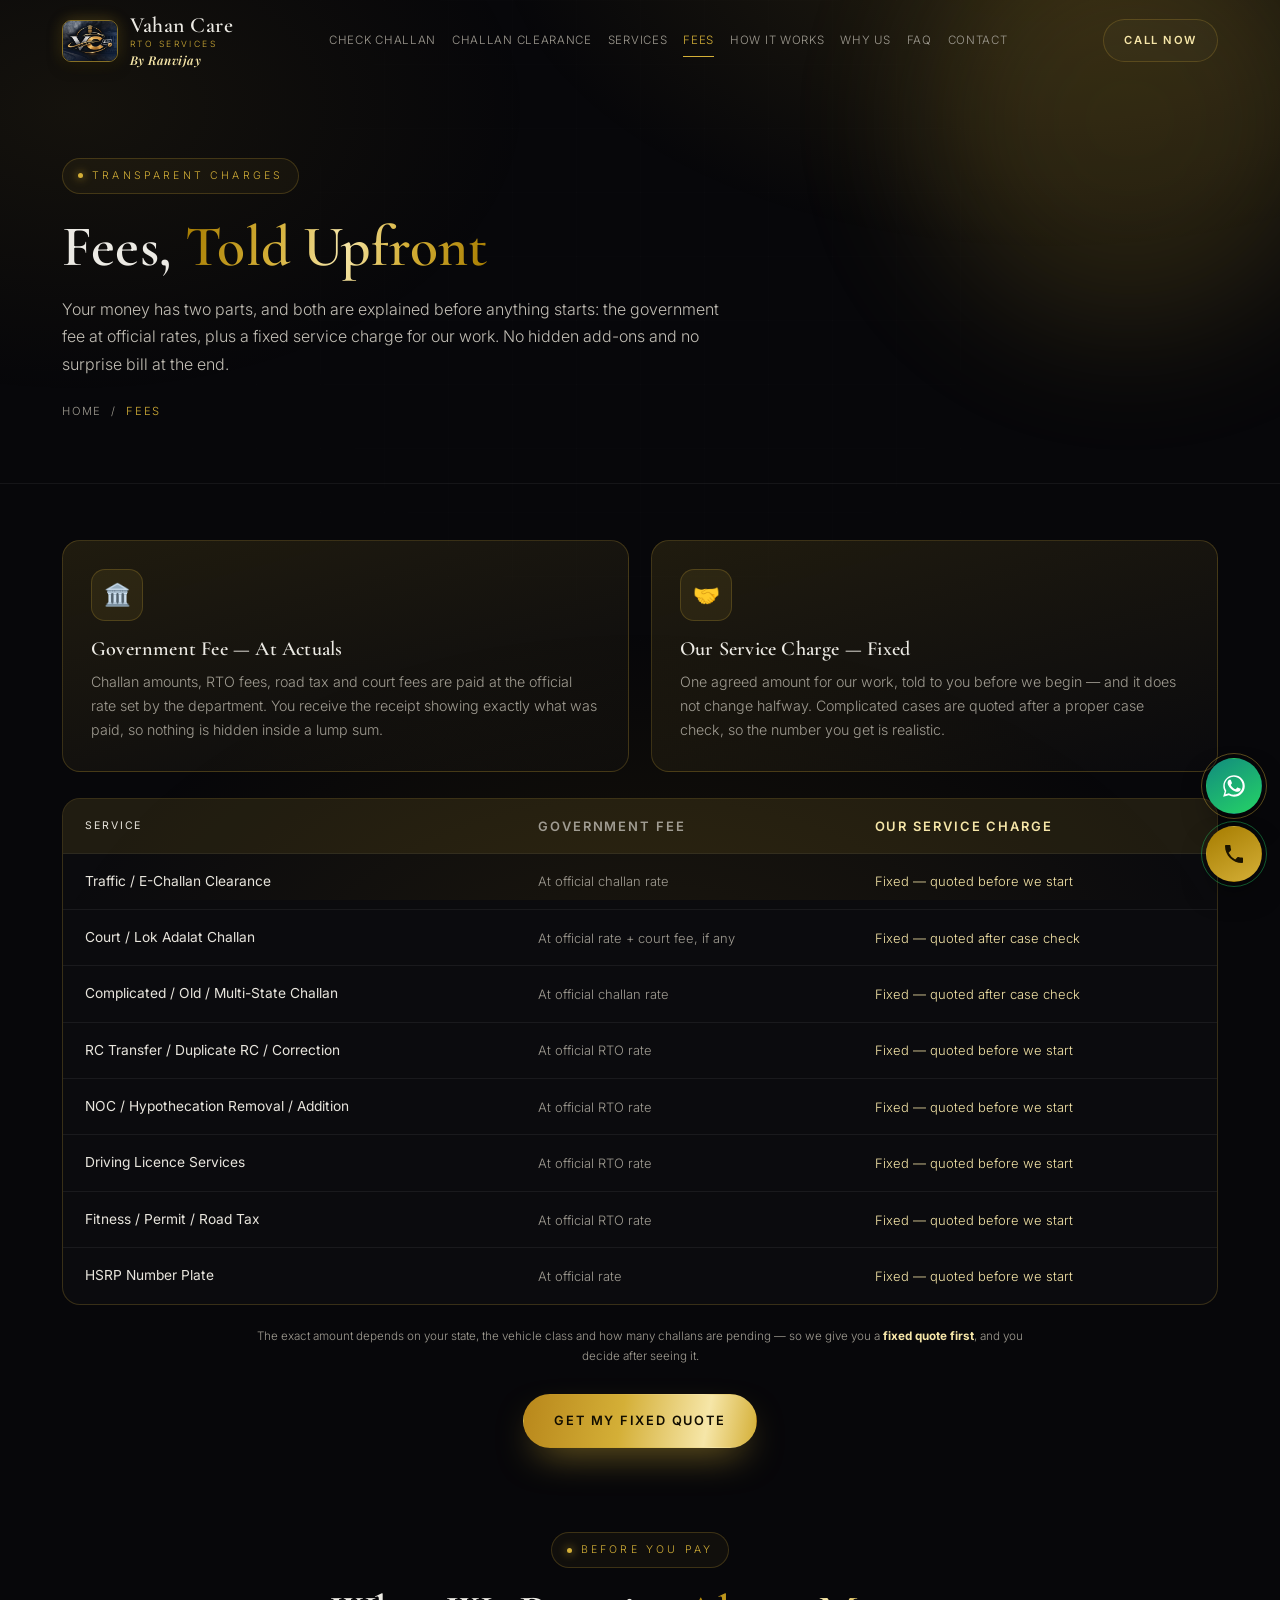
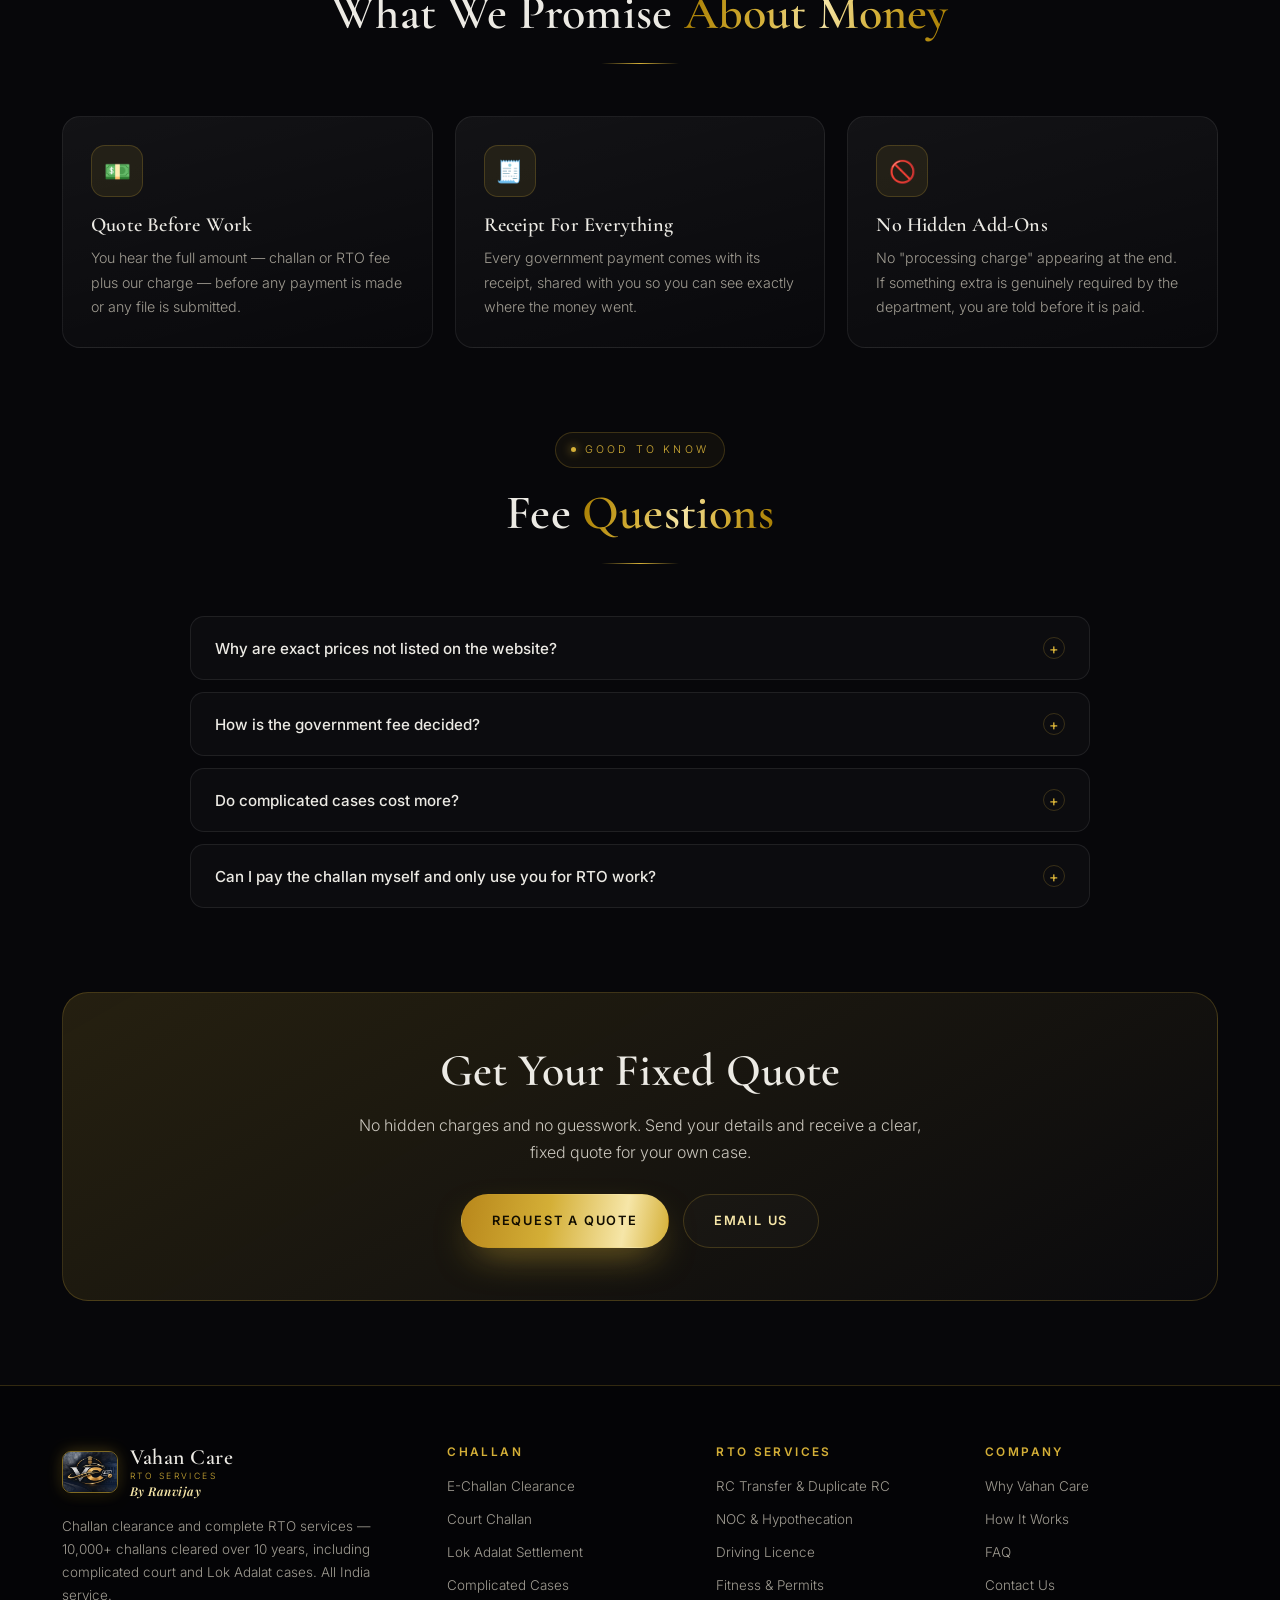
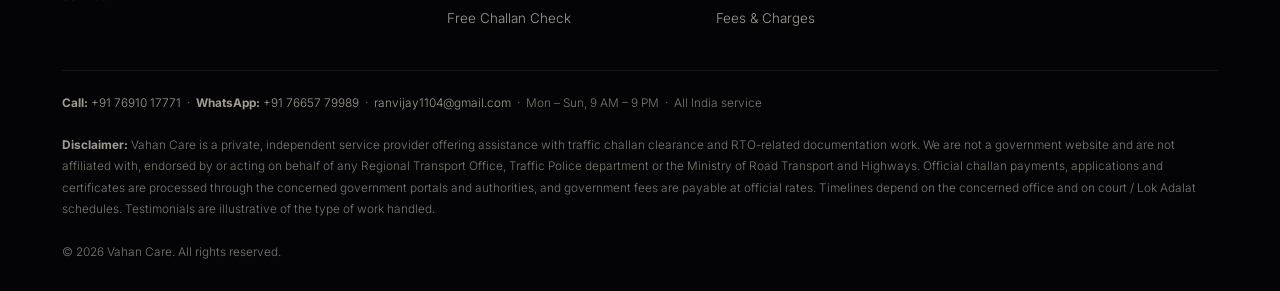
<file: fees.html>
﻿<!DOCTYPE html>
<html lang="en">
<head>
<!-- Google Tag Manager -->
<script>(function(w,d,s,l,i){w[l]=w[l]||[];w[l].push({'gtm.start':
new Date().getTime(),event:'gtm.js'});var f=d.getElementsByTagName(s)[0],
j=d.createElement(s),dl=l!='dataLayer'?'&l='+l:'';j.async=true;j.src=
'https://www.googletagmanager.com/gtm.js?id='+i+dl;f.parentNode.insertBefore(j,f);
})(window,document,'script','dataLayer','GTM-WB68XGLC');</script>
<!-- End Google Tag Manager -->
<meta charset="UTF-8" />
<meta name="viewport" content="width=device-width, initial-scale=1.0" />
<title>Fees & Charges — Transparent Pricing Structure | Vahan Care</title>
<meta name="description" content="Transparent fees for challan clearance and RTO services. Government fees at official rates plus a fixed service charge agreed before work starts. No hidden charges, no surprise bills." />
<link rel="preconnect" href="https://fonts.googleapis.com">
<link rel="preconnect" href="https://fonts.gstatic.com" crossorigin>
<link href="https://fonts.googleapis.com/css2?family=Cormorant+Garamond:ital,wght@0,500;0,600;0,700;1,500;1,600;1,700&family=Inter:wght@300;400;500;600;700&family=Playfair+Display:ital,wght@1,500;1,600;1,700&display=swap" rel="stylesheet">
<link rel="icon" type="image/jpeg" href="logo.jpg">
<link rel="stylesheet" href="style.css">
<script>document.documentElement.classList.add('js');</script>
</head>
<body>
<!-- Google Tag Manager (noscript) -->
<noscript><iframe src="https://www.googletagmanager.com/ns.html?id=GTM-WB68XGLC"
height="0" width="0" style="display:none;visibility:hidden"></iframe></noscript>
<!-- End Google Tag Manager (noscript) -->

<!-- Premium Entrance Animation -->
<div id="vc-preloader" class="vc-preloader" aria-hidden="true">
  <div class="vc-loader-glow"></div>
  <div class="vc-loader-content">
    <div class="vc-logo-frame">
      <img src="logo.jpg" alt="Vahan Care" class="vc-loader-logo">
      <div class="vc-logo-shimmer"></div>
    </div>
    <div class="vc-loader-text">
      <div class="vc-loader-title">Vahan Care</div>
      <div class="vc-loader-line"><span class="vc-loader-bar"></span></div>
      <p class="vc-loader-sub">RTO Services <span class="vc-dot">&#8226;</span> By Ranvijay</p>
    </div>
  </div>
</div>

<header id="top">
  <div class="wrap nav">
    <a class="brand" href="index.html" aria-label="Vahan Care home">
      <img src="logo.jpg" alt="Vahan Care Logo" class="brand-logo">
      <div><b>Vahan Care</b><small>RTO Services</small><span class="by-line">By Ranvijay</span></div>
    </a>
    <nav class="nav-links" id="menu"><a href="check-challan.html">Check Challan</a><a href="challan-clearance.html">Challan Clearance</a><a href="services.html">Services</a><a href="fees.html" class="active">Fees</a><a href="how-it-works.html">How It Works</a><a href="why-us.html">Why Us</a><a href="faq.html">FAQ</a><a href="contact.html">Contact</a></nav>
    <div class="nav-cta">
      <a class="btn btn-ghost btn-sm" href="tel:+917691017771">Call Now</a>
      <button class="burger" id="burger" aria-label="Open menu" aria-expanded="false"><span></span><span></span><span></span></button>
    </div>
  </div>
</header>

<section class="page-head">
  <div class="orb a"></div>
  <div class="wrap">
    <span class="eyebrow rv"><i></i>Transparent Charges</span>
    <h1 class="rv d1">Fees, <span class="gold">Told Upfront</span></h1>
    <p class="rv d2">Your money has two parts, and both are explained before anything starts: the government fee at official rates, plus a fixed service charge for our work. No hidden add-ons and no surprise bill at the end.</p>
    <div class="crumb rv d3"><a href="index.html">Home</a> / <span>Fees</span></div>
  </div>
</section>

<section style="padding-top:56px">
  <div class="wrap">
    <div class="grid g2">
      <div class="card spot rv">
        <div class="ico">&#127963;&#65039;</div>
        <h3>Government Fee — At Actuals</h3>
        <p>Challan amounts, RTO fees, road tax and court fees are paid at the official rate set by the department. You receive the receipt showing exactly what was paid, so nothing is hidden inside a lump sum.</p>
      </div>
      <div class="card spot rv d1">
        <div class="ico">&#129309;</div>
        <h3>Our Service Charge — Fixed</h3>
        <p>One agreed amount for our work, told to you before we begin — and it does not change halfway. Complicated cases are quoted after a proper case check, so the number you get is realistic.</p>
      </div>
    </div>

    <div class="fee-table rv">
      <div class="ft-row ft-head"><div>Service</div><div>Government Fee</div><div>Our Service Charge</div></div>
      <div class="ft-row"><div>Traffic / E-Challan Clearance</div><div>At official challan rate</div><div>Fixed — quoted before we start</div></div>
      <div class="ft-row"><div>Court / Lok Adalat Challan</div><div>At official rate + court fee, if any</div><div>Fixed — quoted after case check</div></div>
      <div class="ft-row"><div>Complicated / Old / Multi-State Challan</div><div>At official challan rate</div><div>Fixed — quoted after case check</div></div>
      <div class="ft-row"><div>RC Transfer / Duplicate RC / Correction</div><div>At official RTO rate</div><div>Fixed — quoted before we start</div></div>
      <div class="ft-row"><div>NOC / Hypothecation Removal / Addition</div><div>At official RTO rate</div><div>Fixed — quoted before we start</div></div>
      <div class="ft-row"><div>Driving Licence Services</div><div>At official RTO rate</div><div>Fixed — quoted before we start</div></div>
      <div class="ft-row"><div>Fitness / Permit / Road Tax</div><div>At official RTO rate</div><div>Fixed — quoted before we start</div></div>
      <div class="ft-row"><div>HSRP Number Plate</div><div>At official rate</div><div>Fixed — quoted before we start</div></div>
    </div>
    <p class="note" style="max-width:800px;margin:22px auto 0">The exact amount depends on your state, the vehicle class and how many challans are pending — so we give you a <b style="color:var(--gold-2)">fixed quote first</b>, and you decide after seeing it.</p>
    <div style="text-align:center;margin-top:28px" class="rv">
      <a class="btn btn-gold" href="https://wa.me/917665779989?text=Hi%2C%20I%20want%20a%20fixed%20quote%20for%20RTO%20work.%20My%20details%3A" target="_blank" rel="noopener">Get My Fixed Quote</a>
    </div>
  </div>
</section>

<section style="padding-top:0">
  <div class="wrap">
    <div class="sec-head rv">
      <span class="eyebrow"><i></i>Before You Pay</span>
      <h2>What We Promise <span class="gold">About Money</span></h2>
      <div class="rule"></div>
    </div>
    <div class="grid g3">
      <div class="card rv"><div class="ico">&#128181;</div><h3>Quote Before Work</h3><p>You hear the full amount — challan or RTO fee plus our charge — before any payment is made or any file is submitted.</p></div>
      <div class="card rv d1"><div class="ico">&#129534;</div><h3>Receipt For Everything</h3><p>Every government payment comes with its receipt, shared with you so you can see exactly where the money went.</p></div>
      <div class="card rv d2"><div class="ico">&#128683;</div><h3>No Hidden Add-Ons</h3><p>No "processing charge" appearing at the end. If something extra is genuinely required by the department, you are told before it is paid.</p></div>
    </div>
  </div>
</section>

<section style="padding-top:0">
  <div class="wrap">
    <div class="sec-head rv">
      <span class="eyebrow"><i></i>Good To Know</span>
      <h2>Fee <span class="gold">Questions</span></h2>
      <div class="rule"></div>
    </div>
    <div class="faq">
      <div class="qa rv"><button type="button">Why are exact prices not listed on the website?<span class="sign">+</span></button><div class="ans"><p>Because a challan amount depends on the offence, the state and the number of pending entries, and RTO fees depend on vehicle class and state rules. Any single number printed here would be wrong for most visitors. Instead you get a fixed quote for your own case — free of cost.</p></div></div>
      <div class="qa rv"><button type="button">How is the government fee decided?<span class="sign">+</span></button><div class="ans"><p>Entirely by the department. Challan amounts follow the official rate for that offence, and RTO fees and taxes follow the notified fee structure for your state and vehicle. We have no margin on those amounts.</p></div></div>
      <div class="qa rv"><button type="button">Do complicated cases cost more?<span class="sign">+</span></button><div class="ans"><p>They can, because they genuinely take more time — court visits, Lok Adalat filing, reconciliation of old records. But you hear the number before we start, and you are free to walk away from it.</p></div></div>
      <div class="qa rv"><button type="button">Can I pay the challan myself and only use you for RTO work?<span class="sign">+</span></button><div class="ans"><p>Yes. Many clients do exactly that. Tell us what you want handled and we will quote only for that part.</p></div></div>
    </div>
  </div>
</section>


<section style="padding-top:0">
  <div class="wrap">
    <div class="band rv">
      <h2>Get Your Fixed Quote</h2>
      <p>No hidden charges and no guesswork. Send your details and receive a clear, fixed quote for your own case.</p>
      <div class="band-actions"><a class="btn btn-gold" href="https://wa.me/917665779989?text=Hi%2C%20I%20want%20a%20fixed%20quote.%20Details%3A" target="_blank" rel="noopener">Request A Quote</a><a class="btn btn-ghost" href="mailto:ranvijay1104@gmail.com">Email Us</a></div>
    </div>
  </div>
</section>

<div class="floats">
  <a class="fbtn wa" href="https://wa.me/917665779989?text=Hello%20Vahan%20Care%2C%20I%20visited%20your%20website%20and%20need%20help%20with%20challan%20clearance%20%2F%20RTO%20service.%20Please%20assist%20me." target="_blank" rel="noopener" aria-label="WhatsApp" title="WhatsApp us">
    <svg width="26" height="26" viewBox="0 0 24 24" fill="#fff"><path d="M17.47 14.38c-.3-.15-1.76-.87-2.03-.97-.27-.1-.47-.15-.67.15-.2.3-.77.97-.95 1.17-.17.2-.35.22-.65.07-.3-.15-1.26-.46-2.4-1.48-.89-.79-1.49-1.77-1.66-2.07-.17-.3-.02-.46.13-.61.15-.15.33-.4.5-.6.16-.2.22-.33.33-.55.11-.22.05-.41-.03-.56-.07-.15-.67-1.61-.92-2.2-.24-.58-.49-.5-.67-.51h-.57c-.2 0-.52.07-.79.37-.27.3-1.04 1.02-1.04 2.48 0 1.46 1.06 2.87 1.21 3.07.15.2 2.09 3.2 5.07 4.48.71.31 1.26.49 1.69.62.71.23 1.36.2 1.87.12.57-.09 1.76-.72 2.01-1.41.25-.7.25-1.29.17-1.41-.07-.13-.27-.2-.57-.35zM12.04 2C6.58 2 2.13 6.45 2.13 11.91c0 1.75.46 3.46 1.32 4.96L2 22l5.25-1.38c1.45.79 3.08 1.21 4.79 1.21 5.46 0 9.91-4.45 9.91-9.91S17.5 2 12.04 2zm0 18.13c-1.55 0-3.07-.42-4.4-1.2l-.32-.19-3.26.86.87-3.18-.21-.33a8.19 8.19 0 01-1.26-4.38c0-4.54 3.7-8.23 8.24-8.23 4.54 0 8.23 3.69 8.23 8.23 0 4.54-3.69 8.22-8.23 8.22z"/></svg>
  </a>
  <a class="fbtn call" href="tel:+917691017771" aria-label="Call" title="Call us">
    <svg width="24" height="24" viewBox="0 0 24 24" fill="#1a1300"><path d="M6.62 10.79a15.05 15.05 0 006.59 6.59l2.2-2.2c.27-.27.67-.36 1.02-.24 1.12.37 2.33.57 3.57.57.55 0 1 .45 1 1V20c0 .55-.45 1-1 1-9.39 0-17-7.61-17-17 0-.55.45-1 1-1h3.5c.55 0 1 .45 1 1 0 1.25.2 2.45.57 3.57.11.35.03.74-.25 1.02l-2.2 2.2z"/></svg>
  </a>
</div>
<footer>
  <div class="wrap">
    <div class="f-grid">
      <div>
        <a class="brand" href="index.html" style="margin-bottom:16px">
          <img src="logo.jpg" alt="Vahan Care Logo" class="brand-logo">
          <div><b>Vahan Care</b><small>RTO Services</small><span class="by-line">By Ranvijay</span></div>
        </a>
        <p>Challan clearance and complete RTO services — 10,000+ challans cleared over 10 years, including complicated court and Lok Adalat cases. All India service.</p>
      </div>
      <div>
        <h4>Challan</h4>
        <ul>
          <li><a href="challan-clearance.html">E-Challan Clearance</a></li>
          <li><a href="challan-clearance.html#court">Court Challan</a></li>
          <li><a href="challan-clearance.html#lokadalat">Lok Adalat Settlement</a></li>
          <li><a href="challan-clearance.html#complicated">Complicated Cases</a></li>
          <li><a href="check-challan.html">Free Challan Check</a></li>
        </ul>
      </div>
      <div>
        <h4>RTO Services</h4>
        <ul>
          <li><a href="services.html#rc">RC Transfer &amp; Duplicate RC</a></li>
          <li><a href="services.html#noc">NOC &amp; Hypothecation</a></li>
          <li><a href="services.html#dl">Driving Licence</a></li>
          <li><a href="services.html#commercial">Fitness &amp; Permits</a></li>
          <li><a href="fees.html">Fees &amp; Charges</a></li>
        </ul>
      </div>
      <div>
        <h4>Company</h4>
        <ul>
          <li><a href="why-us.html">Why Vahan Care</a></li>
          <li><a href="how-it-works.html">How It Works</a></li>
          <li><a href="faq.html">FAQ</a></li>
          <li><a href="contact.html">Contact Us</a></li>
        </ul>
      </div>
    </div>
    <div class="disc">
      <b>Call:</b> <a href="tel:+917691017771" style="color:#a09c92">+91 76910 17771</a> &nbsp;·&nbsp;
      <b>WhatsApp:</b> <a href="https://wa.me/917665779989?text=Hello%20Vahan%20Care%2C%20I%20visited%20your%20website%20and%20need%20help%20with%20challan%20clearance%20%2F%20RTO%20service.%20Please%20assist%20me." target="_blank" rel="noopener" style="color:#a09c92">+91 76657 79989</a> &nbsp;·&nbsp;
      <a href="mailto:ranvijay1104@gmail.com" style="color:#a09c92">ranvijay1104@gmail.com</a> &nbsp;·&nbsp; Mon – Sun, 9 AM – 9 PM &nbsp;·&nbsp; All India service
      <br><br>
      <b>Disclaimer:</b> Vahan Care is a private, independent service provider offering assistance with traffic challan
      clearance and RTO-related documentation work. We are not a government website and are not affiliated with, endorsed by
      or acting on behalf of any Regional Transport Office, Traffic Police department or the Ministry of Road Transport and
      Highways. Official challan payments, applications and certificates are processed through the concerned government
      portals and authorities, and government fees are payable at official rates. Timelines depend on the concerned office
      and on court / Lok Adalat schedules. Testimonials are illustrative of the type of work handled.
      <br><br>
      &copy; <span id="yr">2026</span> Vahan Care. All rights reserved.
    </div>
  </div>
</footer>
<script>
document.documentElement.classList.add('js');
</script>
<script>
(function(){
  var y=document.getElementById('yr'); if(y){y.textContent=new Date().getFullYear();}
  var hd=document.getElementById('top');
  function onScroll(){ if(!hd) return; if(window.scrollY>40){hd.classList.add('stuck');}else{hd.classList.remove('stuck');} }
  onScroll(); window.addEventListener('scroll',onScroll,{passive:true});

  var burger=document.getElementById('burger'), menu=document.getElementById('menu');
  if(burger && menu){
    burger.addEventListener('click',function(e){
      e.preventDefault(); e.stopPropagation();
      var open=menu.classList.toggle('open');
      burger.classList.toggle('on',open);
      burger.setAttribute('aria-expanded',open?'true':'false');
    });
  }

  var els=document.querySelectorAll('.rv');
  if('IntersectionObserver' in window){
    var io=new IntersectionObserver(function(en){
      en.forEach(function(e){ if(e.isIntersecting){ e.target.classList.add('in'); io.unobserve(e.target);} });
    },{threshold:.12,rootMargin:'0px 0px -40px 0px'});
    Array.prototype.forEach.call(els,function(el){io.observe(el);});
  } else {
    Array.prototype.forEach.call(els,function(el){el.classList.add('in');});
  }

  function animateCount(el){
    var target=parseInt(el.getAttribute('data-count'),10)||0;
    var suffix=el.getAttribute('data-suffix')||'';
    var dur=1700,start=null;
    function step(ts){
      if(!start) start=ts;
      var p=Math.min((ts-start)/dur,1), eased=1-Math.pow(1-p,3);
      el.textContent=Math.floor(eased*target).toLocaleString('en-IN')+suffix;
      if(p<1){requestAnimationFrame(step);} else {el.textContent=target.toLocaleString('en-IN')+suffix;}
    }
    requestAnimationFrame(step);
  }
  var counted=false;
  function checkCounters(){
    if(counted) return;
    var first=document.querySelector('[data-count]'); if(!first) return;
    if(first.getBoundingClientRect().top < window.innerHeight-60){
      counted=true;
      Array.prototype.forEach.call(document.querySelectorAll('[data-count]'),animateCount);
    }
  }
  checkCounters(); window.addEventListener('scroll',checkCounters,{passive:true}); window.addEventListener('load',checkCounters);

  Array.prototype.forEach.call(document.querySelectorAll('.qa button'),function(b){
    b.addEventListener('click',function(){
      var item=b.parentNode, wasOpen=item.classList.contains('open');
      Array.prototype.forEach.call(document.querySelectorAll('.qa'),function(q){q.classList.remove('open');});
      if(!wasOpen) item.classList.add('open');
    });
  });

  var cbtn=document.getElementById('checkBtn'), cinp=document.getElementById('checkVno');
  function runCheck(){
    var v=(cinp.value||'').trim();
    if(v.length<4){ cinp.focus(); cinp.style.borderColor='#ff9d9d'; return; }
    cinp.style.borderColor='';
    var t='*Free Challan Check Request*%0A%0AVehicle / Challan Number: '+encodeURIComponent(v)+'%0A%0APlease check the pending challans and send me the details.';
    window.open('https://wa.me/917665779989?text='+t,'_blank');
  }
  if(cbtn&&cinp){
    cbtn.addEventListener('click',runCheck);
    cinp.addEventListener('keydown',function(e){ if(e.key==='Enter'){e.preventDefault();runCheck();} });
    cinp.addEventListener('input',function(){cinp.style.borderColor='';});
  }

  var form=document.getElementById('inquiryForm');
  if(form){
    var msg=document.getElementById('formMsg');
    form.addEventListener('submit',function(e){
      e.preventDefault();
      var name=(document.getElementById('name').value||'').trim();
      var phone=(document.getElementById('phone').value||'').trim();
      var vno=(document.getElementById('vno').value||'').trim();
      var service=document.getElementById('service').value;
      var body=(document.getElementById('msg').value||'').trim();
      if(!name || phone.replace(/\D/g,'').length<10){
        msg.style.color='#ff9d9d';
        msg.textContent='Please enter your name and a valid 10-digit mobile number.';
        return;
      }
      var text='*New Enquiry - Vahan Care*%0A%0A*Name:* '+encodeURIComponent(name)+'%0A*Mobile:* '+encodeURIComponent(phone)+
               '%0A*Vehicle/Challan No:* '+encodeURIComponent(vno||'-')+'%0A*Service:* '+encodeURIComponent(service)+
               '%0A*Details:* '+encodeURIComponent(body||'-');
      msg.style.color='';
      msg.textContent='Opening WhatsApp with your details ready to send...';
      window.open('https://wa.me/917665779989?text='+text,'_blank');
      form.reset();
    });
  }

  // Premium entrance animation dismiss
  var preloader = document.getElementById('vc-preloader');
  if (preloader) {
    var minElapsed = false, isLoaded = false;
    function hidePreloader() {
      if (!preloader || preloader.classList.contains('loaded')) return;
      preloader.classList.add('loaded');
      setTimeout(function(){
        if (preloader && preloader.parentNode) { preloader.parentNode.removeChild(preloader); }
      }, 900);
    }
    setTimeout(function(){
      minElapsed = true;
      if (isLoaded) hidePreloader();
    }, 1500);
    window.addEventListener('load', function(){
      isLoaded = true;
      if (minElapsed) hidePreloader();
    });
    setTimeout(hidePreloader, 3200);
  }
})();
</script>
</body>
</html>
</file>
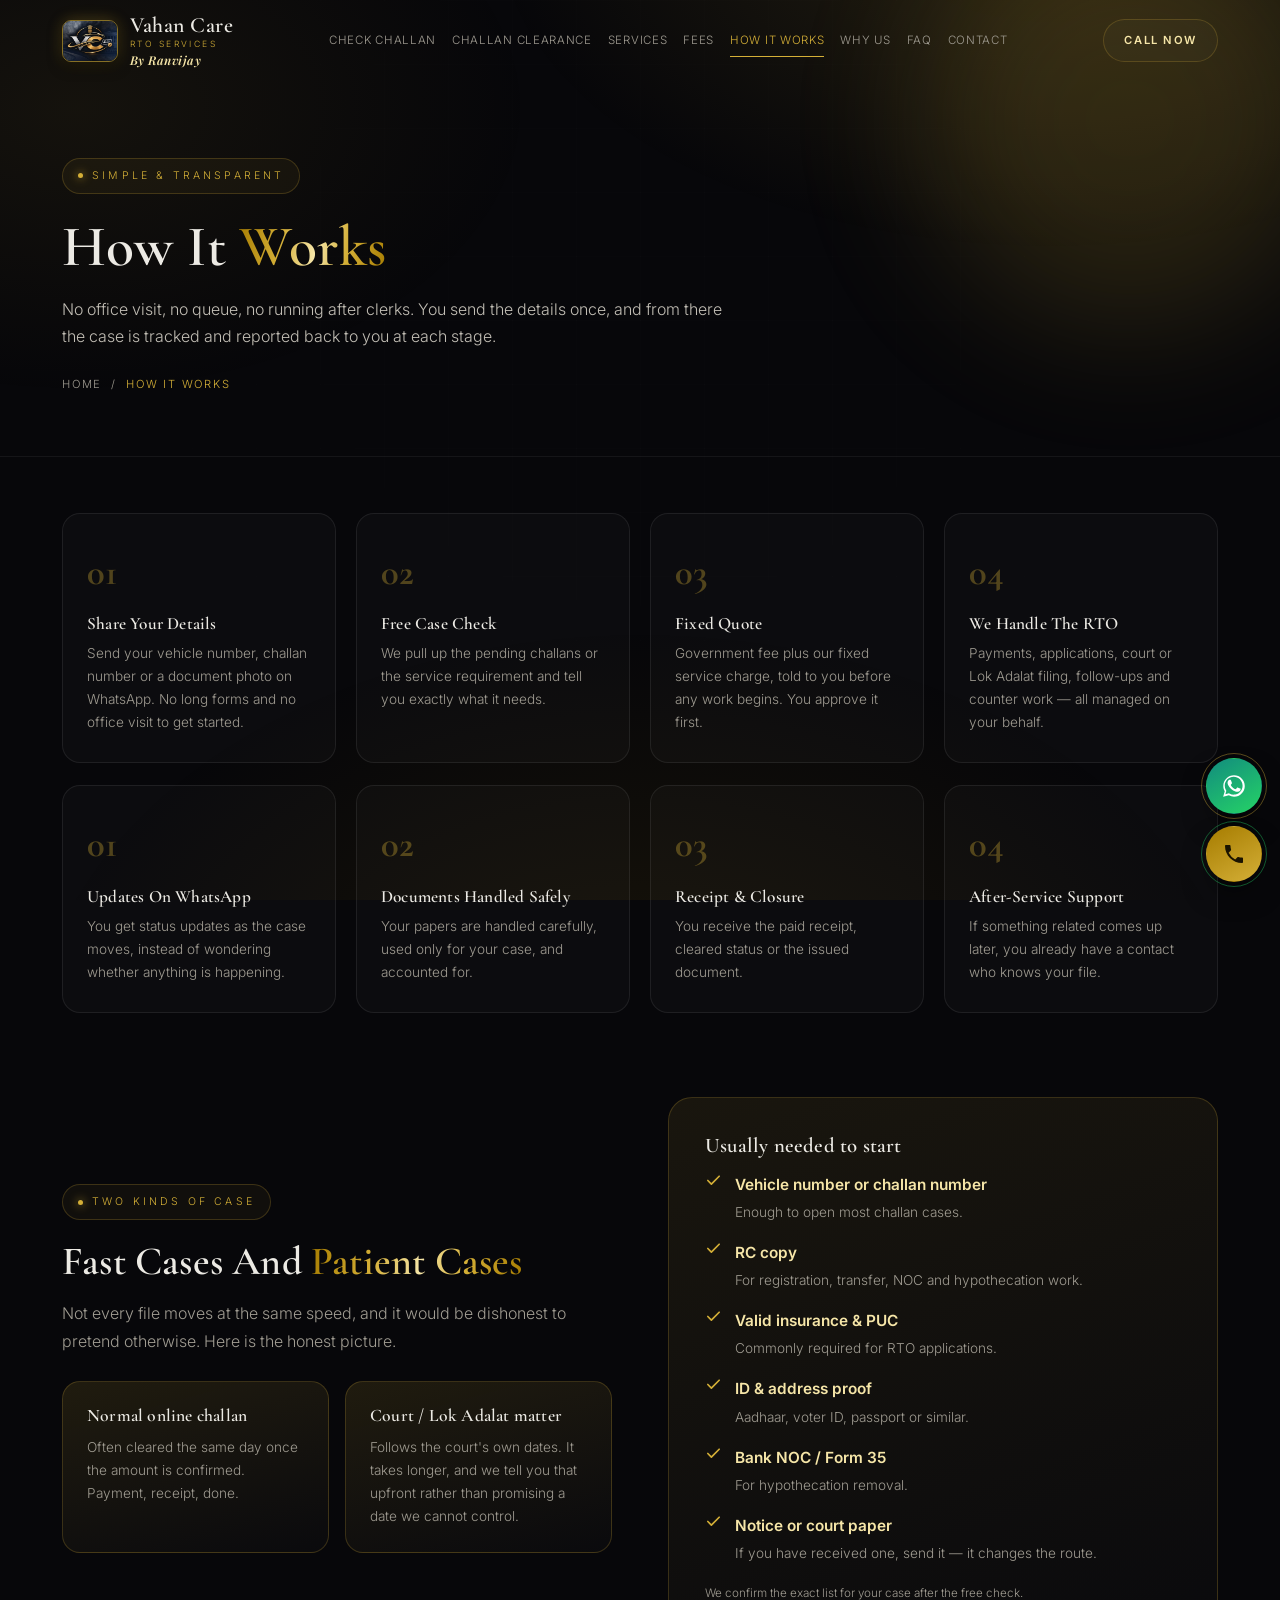
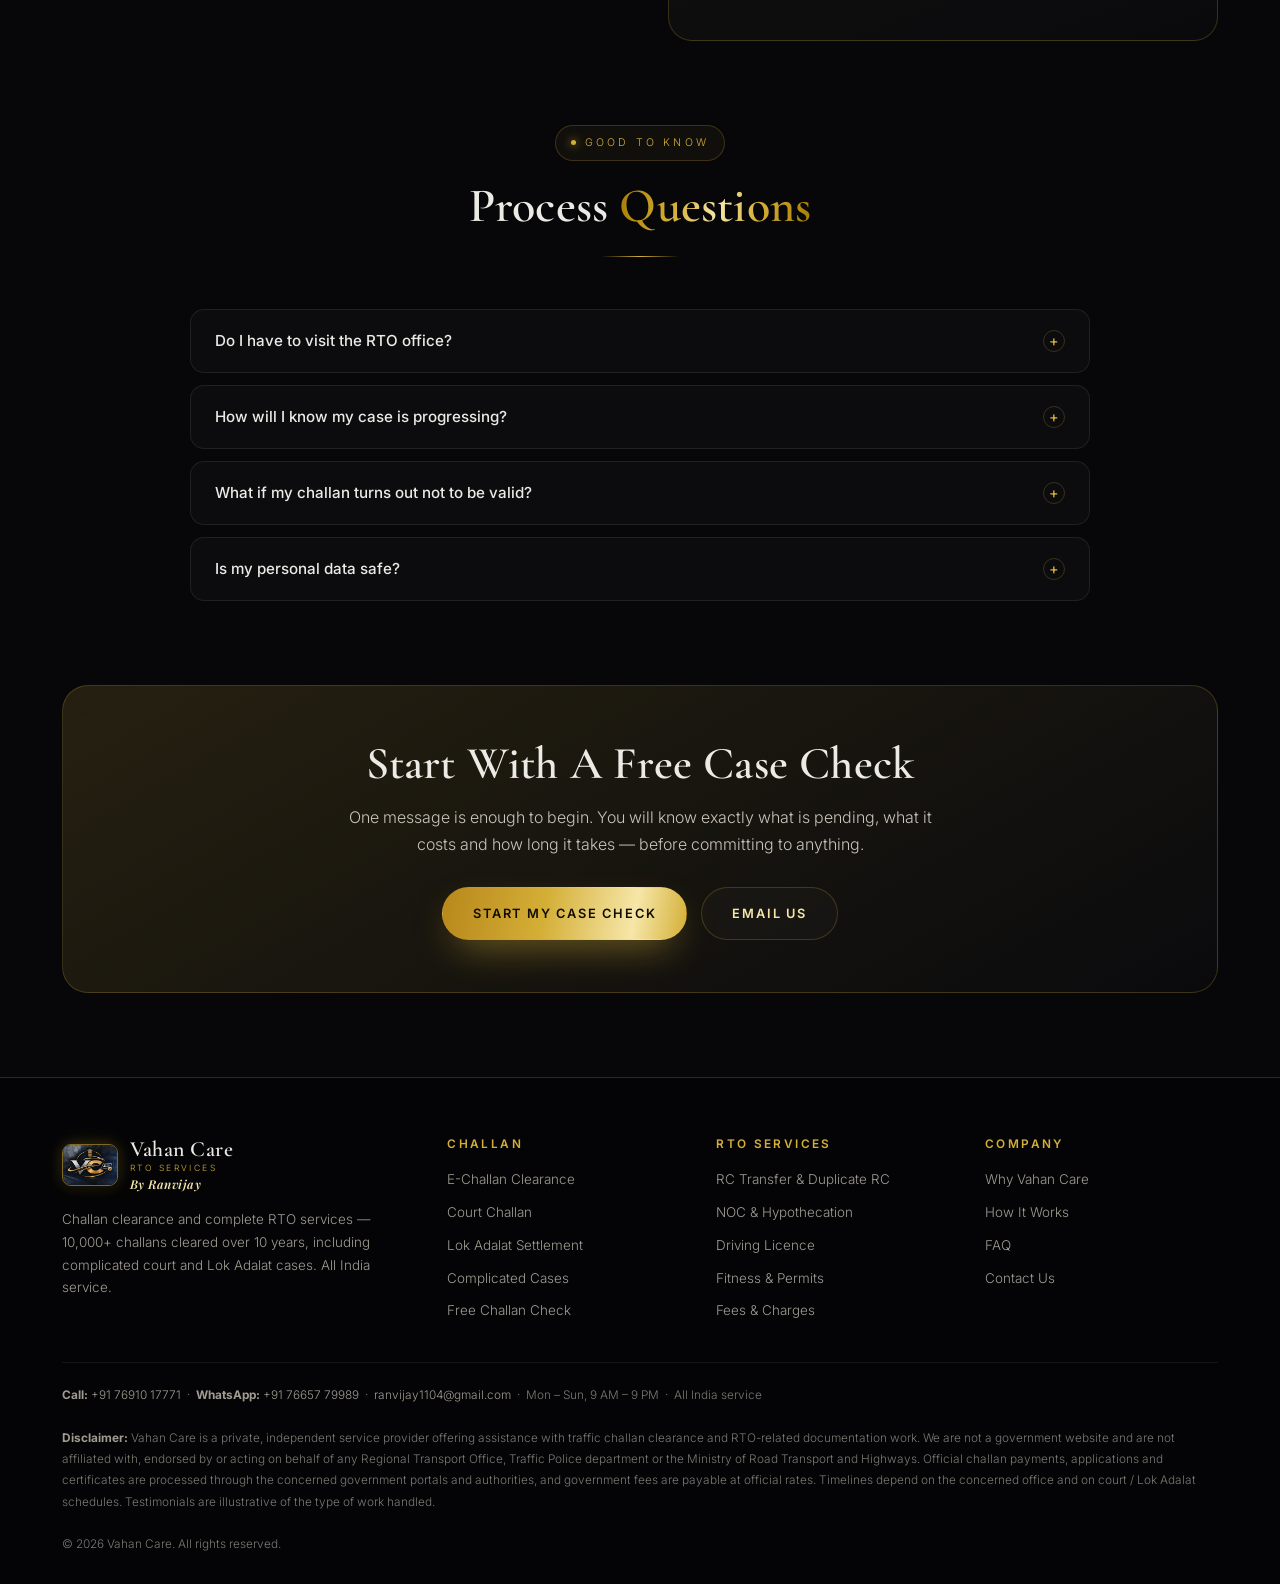
<file: how-it-works.html>
﻿<!DOCTYPE html>
<html lang="en">
<head>
<!-- Google Tag Manager -->
<script>(function(w,d,s,l,i){w[l]=w[l]||[];w[l].push({'gtm.start':
new Date().getTime(),event:'gtm.js'});var f=d.getElementsByTagName(s)[0],
j=d.createElement(s),dl=l!='dataLayer'?'&l='+l:'';j.async=true;j.src=
'https://www.googletagmanager.com/gtm.js?id='+i+dl;f.parentNode.insertBefore(j,f);
})(window,document,'script','dataLayer','GTM-WB68XGLC');</script>
<!-- End Google Tag Manager -->
<meta charset="UTF-8" />
<meta name="viewport" content="width=device-width, initial-scale=1.0" />
<title>How It Works — Our Challan & RTO Process Step by Step | Vahan Care</title>
<meta name="description" content="See exactly how we clear a challan or handle RTO work: share your details, free case check, fixed quote, we handle the RTO, and you get the receipt and cleared status. Simple and transparent." />
<link rel="preconnect" href="https://fonts.googleapis.com">
<link rel="preconnect" href="https://fonts.gstatic.com" crossorigin>
<link href="https://fonts.googleapis.com/css2?family=Cormorant+Garamond:ital,wght@0,500;0,600;0,700;1,500;1,600;1,700&family=Inter:wght@300;400;500;600;700&family=Playfair+Display:ital,wght@1,500;1,600;1,700&display=swap" rel="stylesheet">
<link rel="icon" type="image/jpeg" href="logo.jpg">
<link rel="stylesheet" href="style.css">
<script>document.documentElement.classList.add('js');</script>
</head>
<body>
<!-- Google Tag Manager (noscript) -->
<noscript><iframe src="https://www.googletagmanager.com/ns.html?id=GTM-WB68XGLC"
height="0" width="0" style="display:none;visibility:hidden"></iframe></noscript>
<!-- End Google Tag Manager (noscript) -->

<!-- Premium Entrance Animation -->
<div id="vc-preloader" class="vc-preloader" aria-hidden="true">
  <div class="vc-loader-glow"></div>
  <div class="vc-loader-content">
    <div class="vc-logo-frame">
      <img src="logo.jpg" alt="Vahan Care" class="vc-loader-logo">
      <div class="vc-logo-shimmer"></div>
    </div>
    <div class="vc-loader-text">
      <div class="vc-loader-title">Vahan Care</div>
      <div class="vc-loader-line"><span class="vc-loader-bar"></span></div>
      <p class="vc-loader-sub">RTO Services <span class="vc-dot">&#8226;</span> By Ranvijay</p>
    </div>
  </div>
</div>

<header id="top">
  <div class="wrap nav">
    <a class="brand" href="index.html" aria-label="Vahan Care home">
      <img src="logo.jpg" alt="Vahan Care Logo" class="brand-logo">
      <div><b>Vahan Care</b><small>RTO Services</small><span class="by-line">By Ranvijay</span></div>
    </a>
    <nav class="nav-links" id="menu"><a href="check-challan.html">Check Challan</a><a href="challan-clearance.html">Challan Clearance</a><a href="services.html">Services</a><a href="fees.html">Fees</a><a href="how-it-works.html" class="active">How It Works</a><a href="why-us.html">Why Us</a><a href="faq.html">FAQ</a><a href="contact.html">Contact</a></nav>
    <div class="nav-cta">
      <a class="btn btn-ghost btn-sm" href="tel:+917691017771">Call Now</a>
      <button class="burger" id="burger" aria-label="Open menu" aria-expanded="false"><span></span><span></span><span></span></button>
    </div>
  </div>
</header>

<section class="page-head">
  <div class="orb a"></div>
  <div class="wrap">
    <span class="eyebrow rv"><i></i>Simple &amp; Transparent</span>
    <h1 class="rv d1">How It <span class="gold">Works</span></h1>
    <p class="rv d2">No office visit, no queue, no running after clerks. You send the details once, and from there the case is tracked and reported back to you at each stage.</p>
    <div class="crumb rv d3"><a href="index.html">Home</a> / <span>How It Works</span></div>
  </div>
</section>

<section style="padding-top:56px">
  <div class="wrap">
    <div class="steps">
      <div class="step rv"><h4>Share Your Details</h4><p>Send your vehicle number, challan number or a document photo on WhatsApp. No long forms and no office visit to get started.</p></div>
      <div class="step rv d1"><h4>Free Case Check</h4><p>We pull up the pending challans or the service requirement and tell you exactly what it needs.</p></div>
      <div class="step rv d2"><h4>Fixed Quote</h4><p>Government fee plus our fixed service charge, told to you before any work begins. You approve it first.</p></div>
      <div class="step rv d3"><h4>We Handle The RTO</h4><p>Payments, applications, court or Lok Adalat filing, follow-ups and counter work — all managed on your behalf.</p></div>
    </div>
    <div class="steps" style="margin-top:22px">
      <div class="step rv"><h4>Updates On WhatsApp</h4><p>You get status updates as the case moves, instead of wondering whether anything is happening.</p></div>
      <div class="step rv d1"><h4>Documents Handled Safely</h4><p>Your papers are handled carefully, used only for your case, and accounted for.</p></div>
      <div class="step rv d2"><h4>Receipt &amp; Closure</h4><p>You receive the paid receipt, cleared status or the issued document.</p></div>
      <div class="step rv d3"><h4>After-Service Support</h4><p>If something related comes up later, you already have a contact who knows your file.</p></div>
    </div>
  </div>
</section>

<section style="padding-top:0">
  <div class="wrap split">
    <div class="rv">
      <span class="eyebrow"><i></i>Two Kinds Of Case</span>
      <h2 style="font-size:clamp(1.7rem,3.6vw,2.5rem);margin:18px 0 16px">Fast Cases And <span class="gold">Patient Cases</span></h2>
      <p style="color:var(--muted)">Not every file moves at the same speed, and it would be dishonest to pretend otherwise. Here is the honest picture.</p>
      <div class="grid g2" style="margin-top:26px;gap:16px">
        <div class="card spot" style="padding:24px">
          <h3 style="font-size:1.1rem">Normal online challan</h3>
          <p style="font-size:.85rem">Often cleared the same day once the amount is confirmed. Payment, receipt, done.</p>
        </div>
        <div class="card spot" style="padding:24px">
          <h3 style="font-size:1.1rem">Court / Lok Adalat matter</h3>
          <p style="font-size:.85rem">Follows the court's own dates. It takes longer, and we tell you that upfront rather than promising a date we cannot control.</p>
        </div>
      </div>
    </div>
    <div class="panel rv d1">
      <h3 style="font-size:1.3rem;margin-bottom:14px">Usually needed to start</h3>
      <ul class="tick">
        <li><svg width="17" height="17" viewBox="0 0 24 24" fill="none"><path d="M20 6L9 17l-5-5" stroke="#d4af37" stroke-width="2.4" stroke-linecap="round" stroke-linejoin="round"/></svg><div><b>Vehicle number or challan number</b><span>Enough to open most challan cases.</span></div></li>
        <li><svg width="17" height="17" viewBox="0 0 24 24" fill="none"><path d="M20 6L9 17l-5-5" stroke="#d4af37" stroke-width="2.4" stroke-linecap="round" stroke-linejoin="round"/></svg><div><b>RC copy</b><span>For registration, transfer, NOC and hypothecation work.</span></div></li>
        <li><svg width="17" height="17" viewBox="0 0 24 24" fill="none"><path d="M20 6L9 17l-5-5" stroke="#d4af37" stroke-width="2.4" stroke-linecap="round" stroke-linejoin="round"/></svg><div><b>Valid insurance &amp; PUC</b><span>Commonly required for RTO applications.</span></div></li>
        <li><svg width="17" height="17" viewBox="0 0 24 24" fill="none"><path d="M20 6L9 17l-5-5" stroke="#d4af37" stroke-width="2.4" stroke-linecap="round" stroke-linejoin="round"/></svg><div><b>ID &amp; address proof</b><span>Aadhaar, voter ID, passport or similar.</span></div></li>
        <li><svg width="17" height="17" viewBox="0 0 24 24" fill="none"><path d="M20 6L9 17l-5-5" stroke="#d4af37" stroke-width="2.4" stroke-linecap="round" stroke-linejoin="round"/></svg><div><b>Bank NOC / Form 35</b><span>For hypothecation removal.</span></div></li>
        <li><svg width="17" height="17" viewBox="0 0 24 24" fill="none"><path d="M20 6L9 17l-5-5" stroke="#d4af37" stroke-width="2.4" stroke-linecap="round" stroke-linejoin="round"/></svg><div><b>Notice or court paper</b><span>If you have received one, send it — it changes the route.</span></div></li>
      </ul>
      <p class="note" style="text-align:left;margin-top:18px">We confirm the exact list for your case after the free check.</p>
    </div>
  </div>
</section>

<section style="padding-top:0">
  <div class="wrap">
    <div class="sec-head rv">
      <span class="eyebrow"><i></i>Good To Know</span>
      <h2>Process <span class="gold">Questions</span></h2>
      <div class="rule"></div>
    </div>
    <div class="faq">
      <div class="qa rv"><button type="button">Do I have to visit the RTO office?<span class="sign">+</span></button><div class="ans"><p>In most cases no. Details and documents can be shared on WhatsApp or email and the work is carried out on your behalf. If a physical presence or a test slot is genuinely required, we tell you in advance rather than springing it on you later.</p></div></div>
      <div class="qa rv"><button type="button">How will I know my case is progressing?<span class="sign">+</span></button><div class="ans"><p>You get WhatsApp updates at each stage — case check, quote, submission, and closure. If a matter is waiting on a court date, you are told that too.</p></div></div>
      <div class="qa rv"><button type="button">What if my challan turns out not to be valid?<span class="sign">+</span></button><div class="ans"><p>It happens — duplicate entries, a challan already paid, or one issued to the wrong vehicle. We tell you before taking payment, because clearing a wrong entry is not the same job as paying a valid challan.</p></div></div>
      <div class="qa rv"><button type="button">Is my personal data safe?<span class="sign">+</span></button><div class="ans"><p>Your details are used only to handle your case and are not shared for any other purpose.</p></div></div>
    </div>
  </div>
</section>


<section style="padding-top:0">
  <div class="wrap">
    <div class="band rv">
      <h2>Start With A Free Case Check</h2>
      <p>One message is enough to begin. You will know exactly what is pending, what it costs and how long it takes — before committing to anything.</p>
      <div class="band-actions"><a class="btn btn-gold" href="https://wa.me/917665779989?text=Hi%2C%20I%20want%20to%20start%20a%20case%20check.%20Details%3A" target="_blank" rel="noopener">Start My Case Check</a><a class="btn btn-ghost" href="mailto:ranvijay1104@gmail.com">Email Us</a></div>
    </div>
  </div>
</section>

<div class="floats">
  <a class="fbtn wa" href="https://wa.me/917665779989?text=Hello%20Vahan%20Care%2C%20I%20visited%20your%20website%20and%20need%20help%20with%20challan%20clearance%20%2F%20RTO%20service.%20Please%20assist%20me." target="_blank" rel="noopener" aria-label="WhatsApp" title="WhatsApp us">
    <svg width="26" height="26" viewBox="0 0 24 24" fill="#fff"><path d="M17.47 14.38c-.3-.15-1.76-.87-2.03-.97-.27-.1-.47-.15-.67.15-.2.3-.77.97-.95 1.17-.17.2-.35.22-.65.07-.3-.15-1.26-.46-2.4-1.48-.89-.79-1.49-1.77-1.66-2.07-.17-.3-.02-.46.13-.61.15-.15.33-.4.5-.6.16-.2.22-.33.33-.55.11-.22.05-.41-.03-.56-.07-.15-.67-1.61-.92-2.2-.24-.58-.49-.5-.67-.51h-.57c-.2 0-.52.07-.79.37-.27.3-1.04 1.02-1.04 2.48 0 1.46 1.06 2.87 1.21 3.07.15.2 2.09 3.2 5.07 4.48.71.31 1.26.49 1.69.62.71.23 1.36.2 1.87.12.57-.09 1.76-.72 2.01-1.41.25-.7.25-1.29.17-1.41-.07-.13-.27-.2-.57-.35zM12.04 2C6.58 2 2.13 6.45 2.13 11.91c0 1.75.46 3.46 1.32 4.96L2 22l5.25-1.38c1.45.79 3.08 1.21 4.79 1.21 5.46 0 9.91-4.45 9.91-9.91S17.5 2 12.04 2zm0 18.13c-1.55 0-3.07-.42-4.4-1.2l-.32-.19-3.26.86.87-3.18-.21-.33a8.19 8.19 0 01-1.26-4.38c0-4.54 3.7-8.23 8.24-8.23 4.54 0 8.23 3.69 8.23 8.23 0 4.54-3.69 8.22-8.23 8.22z"/></svg>
  </a>
  <a class="fbtn call" href="tel:+917691017771" aria-label="Call" title="Call us">
    <svg width="24" height="24" viewBox="0 0 24 24" fill="#1a1300"><path d="M6.62 10.79a15.05 15.05 0 006.59 6.59l2.2-2.2c.27-.27.67-.36 1.02-.24 1.12.37 2.33.57 3.57.57.55 0 1 .45 1 1V20c0 .55-.45 1-1 1-9.39 0-17-7.61-17-17 0-.55.45-1 1-1h3.5c.55 0 1 .45 1 1 0 1.25.2 2.45.57 3.57.11.35.03.74-.25 1.02l-2.2 2.2z"/></svg>
  </a>
</div>
<footer>
  <div class="wrap">
    <div class="f-grid">
      <div>
        <a class="brand" href="index.html" style="margin-bottom:16px">
          <img src="logo.jpg" alt="Vahan Care Logo" class="brand-logo">
          <div><b>Vahan Care</b><small>RTO Services</small><span class="by-line">By Ranvijay</span></div>
        </a>
        <p>Challan clearance and complete RTO services — 10,000+ challans cleared over 10 years, including complicated court and Lok Adalat cases. All India service.</p>
      </div>
      <div>
        <h4>Challan</h4>
        <ul>
          <li><a href="challan-clearance.html">E-Challan Clearance</a></li>
          <li><a href="challan-clearance.html#court">Court Challan</a></li>
          <li><a href="challan-clearance.html#lokadalat">Lok Adalat Settlement</a></li>
          <li><a href="challan-clearance.html#complicated">Complicated Cases</a></li>
          <li><a href="check-challan.html">Free Challan Check</a></li>
        </ul>
      </div>
      <div>
        <h4>RTO Services</h4>
        <ul>
          <li><a href="services.html#rc">RC Transfer &amp; Duplicate RC</a></li>
          <li><a href="services.html#noc">NOC &amp; Hypothecation</a></li>
          <li><a href="services.html#dl">Driving Licence</a></li>
          <li><a href="services.html#commercial">Fitness &amp; Permits</a></li>
          <li><a href="fees.html">Fees &amp; Charges</a></li>
        </ul>
      </div>
      <div>
        <h4>Company</h4>
        <ul>
          <li><a href="why-us.html">Why Vahan Care</a></li>
          <li><a href="how-it-works.html">How It Works</a></li>
          <li><a href="faq.html">FAQ</a></li>
          <li><a href="contact.html">Contact Us</a></li>
        </ul>
      </div>
    </div>
    <div class="disc">
      <b>Call:</b> <a href="tel:+917691017771" style="color:#a09c92">+91 76910 17771</a> &nbsp;·&nbsp;
      <b>WhatsApp:</b> <a href="https://wa.me/917665779989?text=Hello%20Vahan%20Care%2C%20I%20visited%20your%20website%20and%20need%20help%20with%20challan%20clearance%20%2F%20RTO%20service.%20Please%20assist%20me." target="_blank" rel="noopener" style="color:#a09c92">+91 76657 79989</a> &nbsp;·&nbsp;
      <a href="mailto:ranvijay1104@gmail.com" style="color:#a09c92">ranvijay1104@gmail.com</a> &nbsp;·&nbsp; Mon – Sun, 9 AM – 9 PM &nbsp;·&nbsp; All India service
      <br><br>
      <b>Disclaimer:</b> Vahan Care is a private, independent service provider offering assistance with traffic challan
      clearance and RTO-related documentation work. We are not a government website and are not affiliated with, endorsed by
      or acting on behalf of any Regional Transport Office, Traffic Police department or the Ministry of Road Transport and
      Highways. Official challan payments, applications and certificates are processed through the concerned government
      portals and authorities, and government fees are payable at official rates. Timelines depend on the concerned office
      and on court / Lok Adalat schedules. Testimonials are illustrative of the type of work handled.
      <br><br>
      &copy; <span id="yr">2026</span> Vahan Care. All rights reserved.
    </div>
  </div>
</footer>
<script>
document.documentElement.classList.add('js');
</script>
<script>
(function(){
  var y=document.getElementById('yr'); if(y){y.textContent=new Date().getFullYear();}
  var hd=document.getElementById('top');
  function onScroll(){ if(!hd) return; if(window.scrollY>40){hd.classList.add('stuck');}else{hd.classList.remove('stuck');} }
  onScroll(); window.addEventListener('scroll',onScroll,{passive:true});

  var burger=document.getElementById('burger'), menu=document.getElementById('menu');
  if(burger && menu){
    burger.addEventListener('click',function(e){
      e.preventDefault(); e.stopPropagation();
      var open=menu.classList.toggle('open');
      burger.classList.toggle('on',open);
      burger.setAttribute('aria-expanded',open?'true':'false');
    });
  }

  var els=document.querySelectorAll('.rv');
  if('IntersectionObserver' in window){
    var io=new IntersectionObserver(function(en){
      en.forEach(function(e){ if(e.isIntersecting){ e.target.classList.add('in'); io.unobserve(e.target);} });
    },{threshold:.12,rootMargin:'0px 0px -40px 0px'});
    Array.prototype.forEach.call(els,function(el){io.observe(el);});
  } else {
    Array.prototype.forEach.call(els,function(el){el.classList.add('in');});
  }

  function animateCount(el){
    var target=parseInt(el.getAttribute('data-count'),10)||0;
    var suffix=el.getAttribute('data-suffix')||'';
    var dur=1700,start=null;
    function step(ts){
      if(!start) start=ts;
      var p=Math.min((ts-start)/dur,1), eased=1-Math.pow(1-p,3);
      el.textContent=Math.floor(eased*target).toLocaleString('en-IN')+suffix;
      if(p<1){requestAnimationFrame(step);} else {el.textContent=target.toLocaleString('en-IN')+suffix;}
    }
    requestAnimationFrame(step);
  }
  var counted=false;
  function checkCounters(){
    if(counted) return;
    var first=document.querySelector('[data-count]'); if(!first) return;
    if(first.getBoundingClientRect().top < window.innerHeight-60){
      counted=true;
      Array.prototype.forEach.call(document.querySelectorAll('[data-count]'),animateCount);
    }
  }
  checkCounters(); window.addEventListener('scroll',checkCounters,{passive:true}); window.addEventListener('load',checkCounters);

  Array.prototype.forEach.call(document.querySelectorAll('.qa button'),function(b){
    b.addEventListener('click',function(){
      var item=b.parentNode, wasOpen=item.classList.contains('open');
      Array.prototype.forEach.call(document.querySelectorAll('.qa'),function(q){q.classList.remove('open');});
      if(!wasOpen) item.classList.add('open');
    });
  });

  var cbtn=document.getElementById('checkBtn'), cinp=document.getElementById('checkVno');
  function runCheck(){
    var v=(cinp.value||'').trim();
    if(v.length<4){ cinp.focus(); cinp.style.borderColor='#ff9d9d'; return; }
    cinp.style.borderColor='';
    var t='*Free Challan Check Request*%0A%0AVehicle / Challan Number: '+encodeURIComponent(v)+'%0A%0APlease check the pending challans and send me the details.';
    window.open('https://wa.me/917665779989?text='+t,'_blank');
  }
  if(cbtn&&cinp){
    cbtn.addEventListener('click',runCheck);
    cinp.addEventListener('keydown',function(e){ if(e.key==='Enter'){e.preventDefault();runCheck();} });
    cinp.addEventListener('input',function(){cinp.style.borderColor='';});
  }

  var form=document.getElementById('inquiryForm');
  if(form){
    var msg=document.getElementById('formMsg');
    form.addEventListener('submit',function(e){
      e.preventDefault();
      var name=(document.getElementById('name').value||'').trim();
      var phone=(document.getElementById('phone').value||'').trim();
      var vno=(document.getElementById('vno').value||'').trim();
      var service=document.getElementById('service').value;
      var body=(document.getElementById('msg').value||'').trim();
      if(!name || phone.replace(/\D/g,'').length<10){
        msg.style.color='#ff9d9d';
        msg.textContent='Please enter your name and a valid 10-digit mobile number.';
        return;
      }
      var text='*New Enquiry - Vahan Care*%0A%0A*Name:* '+encodeURIComponent(name)+'%0A*Mobile:* '+encodeURIComponent(phone)+
               '%0A*Vehicle/Challan No:* '+encodeURIComponent(vno||'-')+'%0A*Service:* '+encodeURIComponent(service)+
               '%0A*Details:* '+encodeURIComponent(body||'-');
      msg.style.color='';
      msg.textContent='Opening WhatsApp with your details ready to send...';
      window.open('https://wa.me/917665779989?text='+text,'_blank');
      form.reset();
    });
  }

  // Premium entrance animation dismiss
  var preloader = document.getElementById('vc-preloader');
  if (preloader) {
    var minElapsed = false, isLoaded = false;
    function hidePreloader() {
      if (!preloader || preloader.classList.contains('loaded')) return;
      preloader.classList.add('loaded');
      setTimeout(function(){
        if (preloader && preloader.parentNode) { preloader.parentNode.removeChild(preloader); }
      }, 900);
    }
    setTimeout(function(){
      minElapsed = true;
      if (isLoaded) hidePreloader();
    }, 1500);
    window.addEventListener('load', function(){
      isLoaded = true;
      if (minElapsed) hidePreloader();
    });
    setTimeout(hidePreloader, 3200);
  }
})();
</script>
</body>
</html>
</file>
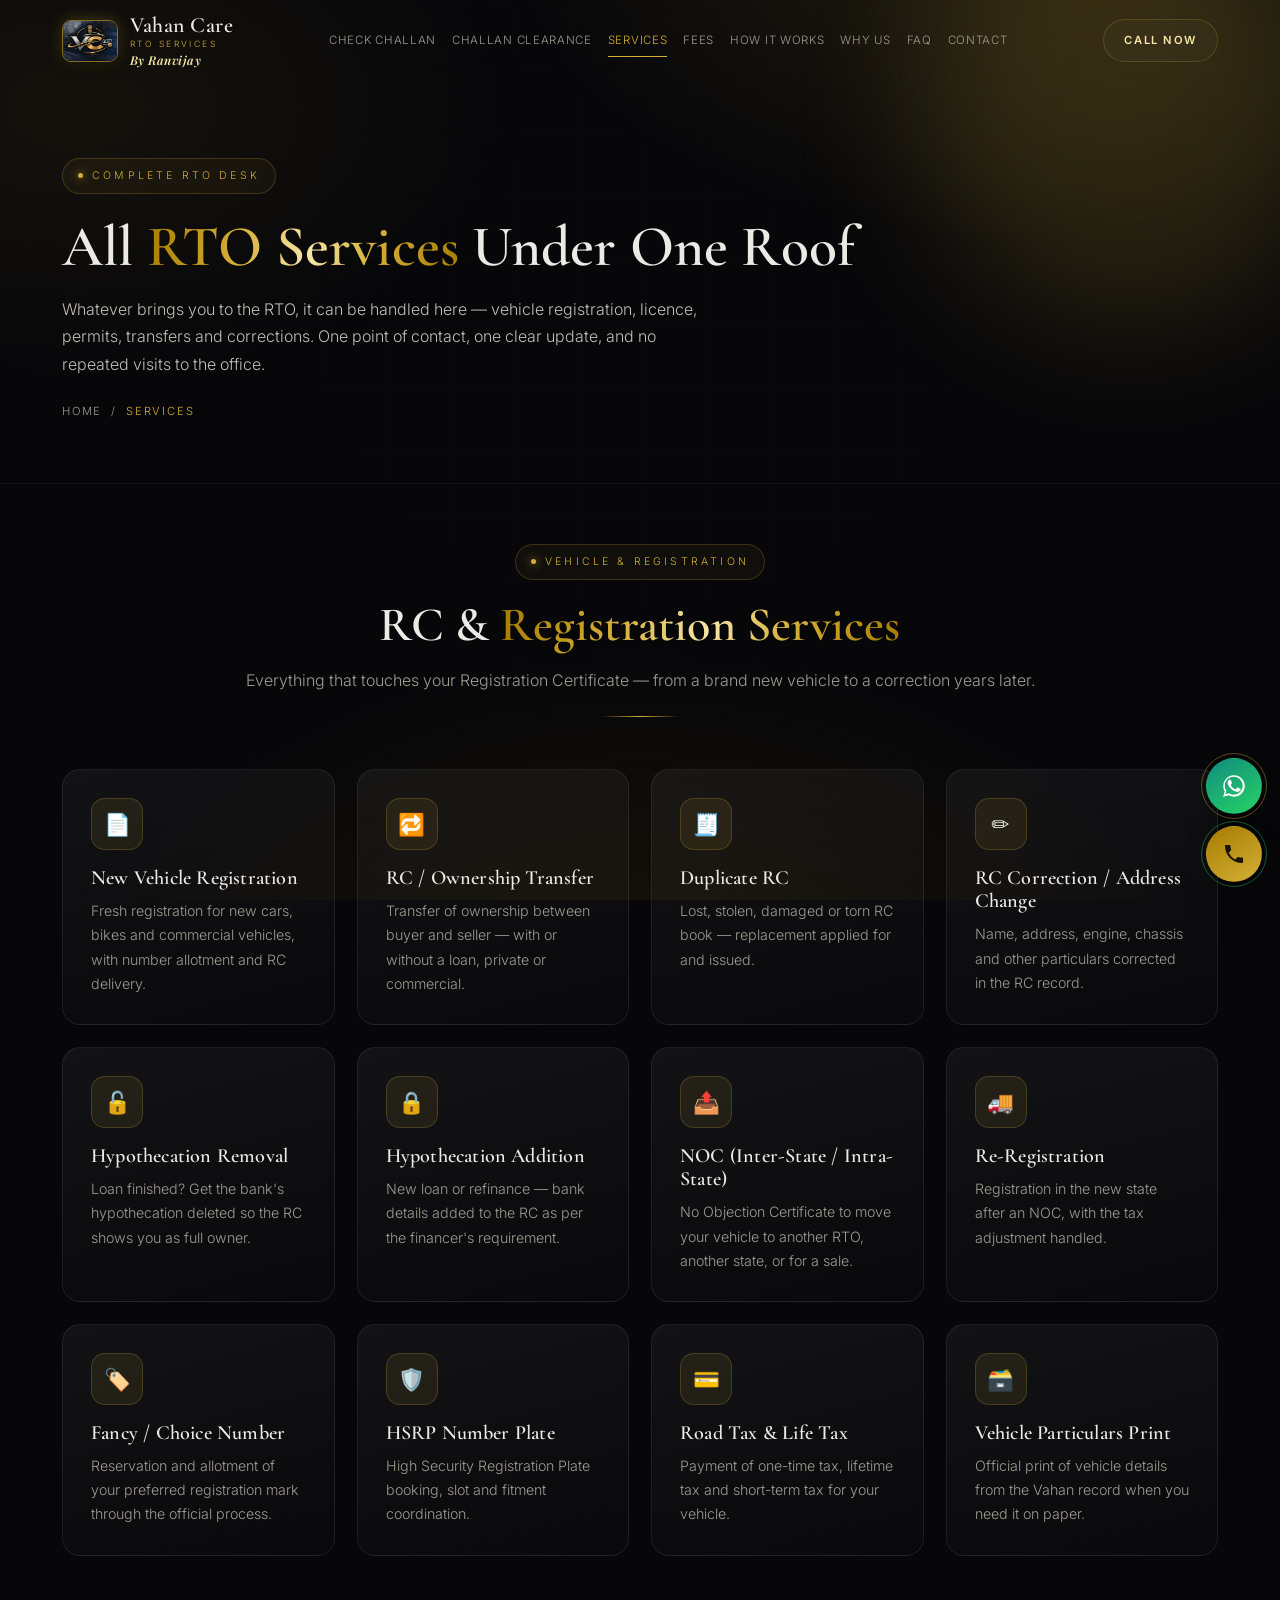
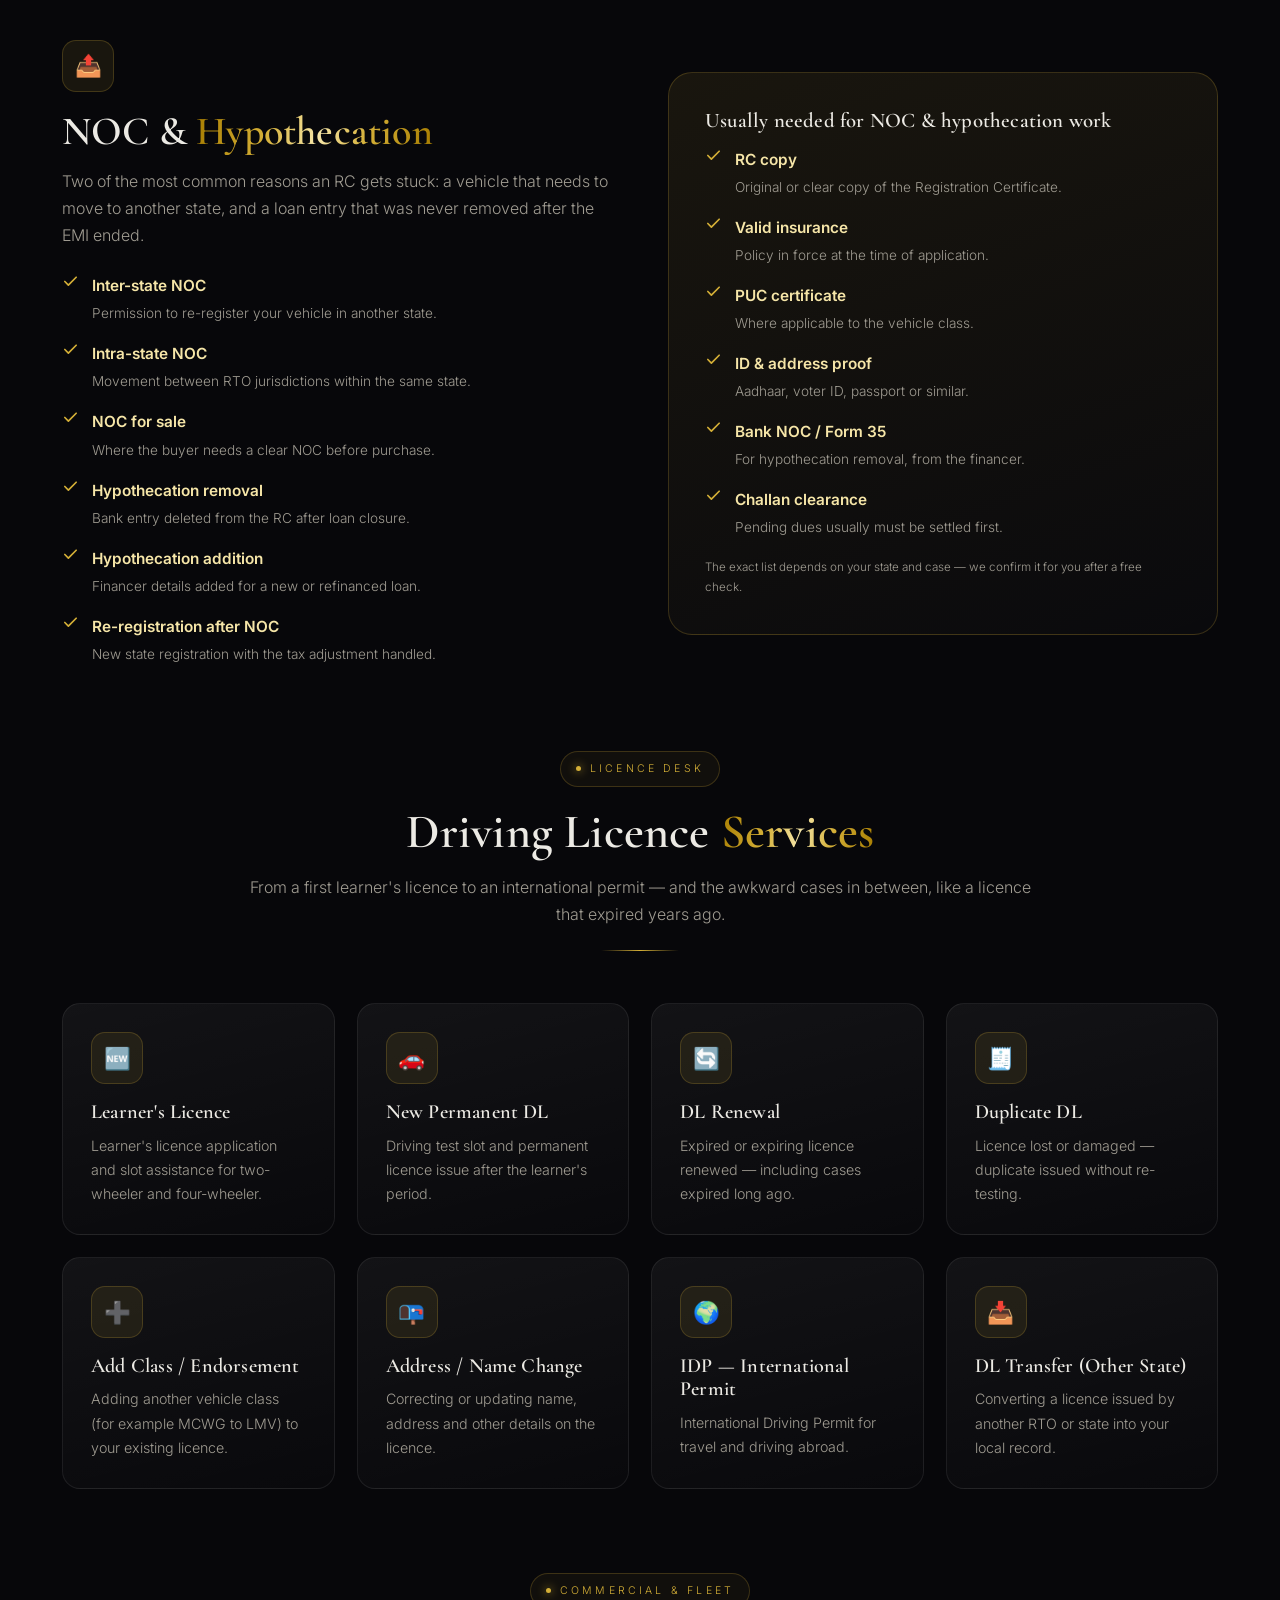
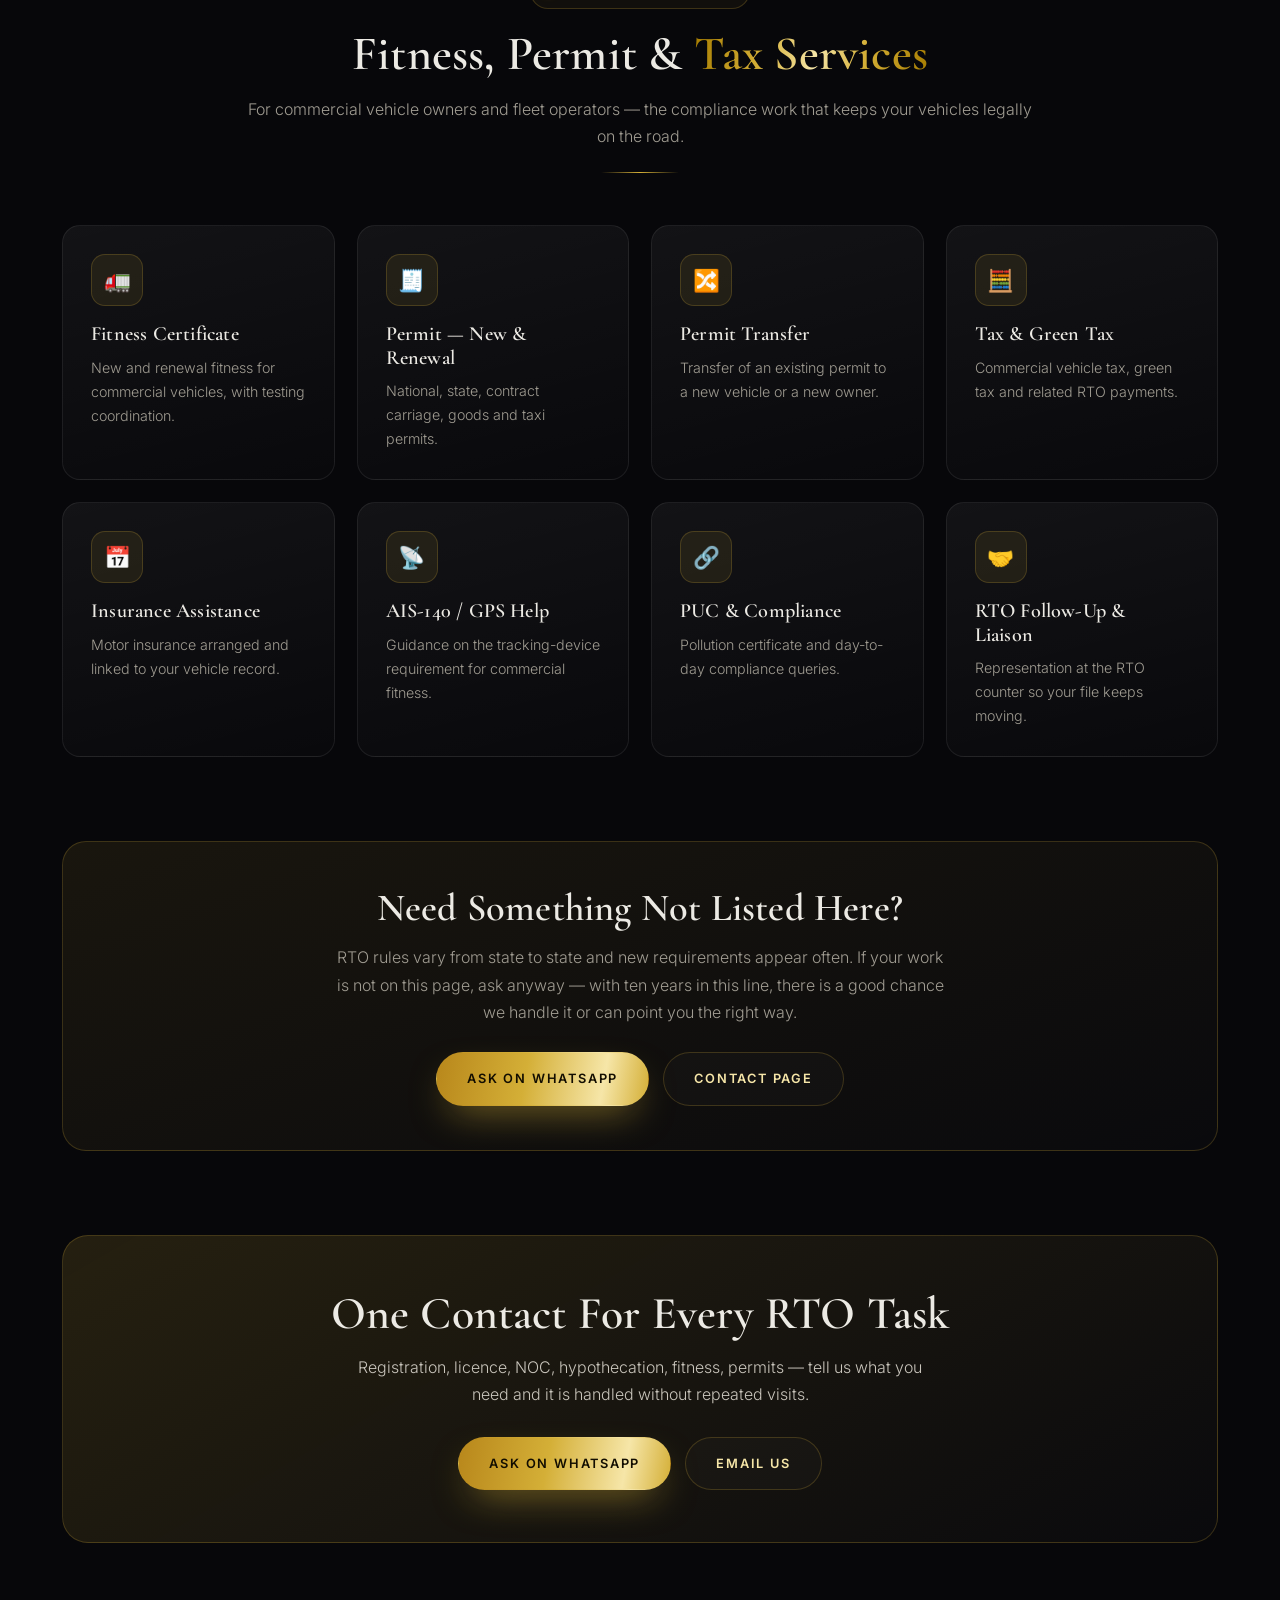
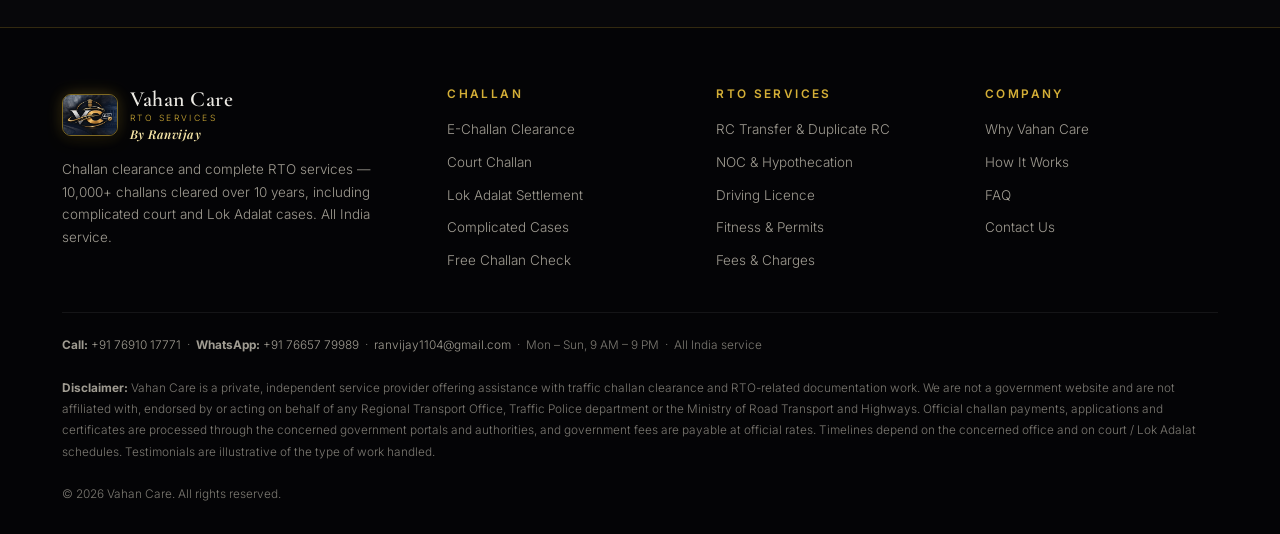
<file: services.html>
﻿<!DOCTYPE html>
<html lang="en">
<head>
<!-- Google Tag Manager -->
<script>(function(w,d,s,l,i){w[l]=w[l]||[];w[l].push({'gtm.start':
new Date().getTime(),event:'gtm.js'});var f=d.getElementsByTagName(s)[0],
j=d.createElement(s),dl=l!='dataLayer'?'&l='+l:'';j.async=true;j.src=
'https://www.googletagmanager.com/gtm.js?id='+i+dl;f.parentNode.insertBefore(j,f);
})(window,document,'script','dataLayer','GTM-WB68XGLC');</script>
<!-- End Google Tag Manager -->
<meta charset="UTF-8" />
<meta name="viewport" content="width=device-width, initial-scale=1.0" />
<title>All RTO Services — RC Transfer, NOC, DL, Fitness & Permits | Vahan Care</title>
<meta name="description" content="Complete RTO services in one place: vehicle registration, RC transfer, duplicate RC, NOC, hypothecation removal, driving licence, fitness certificate, permits, road tax, HSRP number plate and more. All India service." />
<link rel="preconnect" href="https://fonts.googleapis.com">
<link rel="preconnect" href="https://fonts.gstatic.com" crossorigin>
<link href="https://fonts.googleapis.com/css2?family=Cormorant+Garamond:ital,wght@0,500;0,600;0,700;1,500;1,600;1,700&family=Inter:wght@300;400;500;600;700&family=Playfair+Display:ital,wght@1,500;1,600;1,700&display=swap" rel="stylesheet">
<link rel="icon" type="image/jpeg" href="logo.jpg">
<link rel="stylesheet" href="style.css">
<script>document.documentElement.classList.add('js');</script>
</head>
<body>
<!-- Google Tag Manager (noscript) -->
<noscript><iframe src="https://www.googletagmanager.com/ns.html?id=GTM-WB68XGLC"
height="0" width="0" style="display:none;visibility:hidden"></iframe></noscript>
<!-- End Google Tag Manager (noscript) -->

<!-- Premium Entrance Animation -->
<div id="vc-preloader" class="vc-preloader" aria-hidden="true">
  <div class="vc-loader-glow"></div>
  <div class="vc-loader-content">
    <div class="vc-logo-frame">
      <img src="logo.jpg" alt="Vahan Care" class="vc-loader-logo">
      <div class="vc-logo-shimmer"></div>
    </div>
    <div class="vc-loader-text">
      <div class="vc-loader-title">Vahan Care</div>
      <div class="vc-loader-line"><span class="vc-loader-bar"></span></div>
      <p class="vc-loader-sub">RTO Services <span class="vc-dot">&#8226;</span> By Ranvijay</p>
    </div>
  </div>
</div>

<header id="top">
  <div class="wrap nav">
    <a class="brand" href="index.html" aria-label="Vahan Care home">
      <img src="logo.jpg" alt="Vahan Care Logo" class="brand-logo">
      <div><b>Vahan Care</b><small>RTO Services</small><span class="by-line">By Ranvijay</span></div>
    </a>
    <nav class="nav-links" id="menu"><a href="check-challan.html">Check Challan</a><a href="challan-clearance.html">Challan Clearance</a><a href="services.html" class="active">Services</a><a href="fees.html">Fees</a><a href="how-it-works.html">How It Works</a><a href="why-us.html">Why Us</a><a href="faq.html">FAQ</a><a href="contact.html">Contact</a></nav>
    <div class="nav-cta">
      <a class="btn btn-ghost btn-sm" href="tel:+917691017771">Call Now</a>
      <button class="burger" id="burger" aria-label="Open menu" aria-expanded="false"><span></span><span></span><span></span></button>
    </div>
  </div>
</header>

<section class="page-head">
  <div class="orb a"></div>
  <div class="wrap">
    <span class="eyebrow rv"><i></i>Complete RTO Desk</span>
    <h1 class="rv d1">All <span class="gold">RTO Services</span> Under One Roof</h1>
    <p class="rv d2">Whatever brings you to the RTO, it can be handled here — vehicle registration, licence, permits, transfers and corrections. One point of contact, one clear update, and no repeated visits to the office.</p>
    <div class="crumb rv d3"><a href="index.html">Home</a> / <span>Services</span></div>
  </div>
</section>

<section id="rc" style="padding-top:60px">
  <div class="wrap">
    <div class="sec-head rv">
      <span class="eyebrow"><i></i>Vehicle &amp; Registration</span>
      <h2>RC &amp; <span class="gold">Registration Services</span></h2>
      <p>Everything that touches your Registration Certificate — from a brand new vehicle to a correction years later.</p>
      <div class="rule"></div>
    </div>
    <div class="grid g4"><div class="card rv"><div class="ico">&#128196;</div><h3>New Vehicle Registration</h3><p>Fresh registration for new cars, bikes and commercial vehicles, with number allotment and RC delivery.</p></div><div class="card rv d1"><div class="ico">&#128257;</div><h3>RC / Ownership Transfer</h3><p>Transfer of ownership between buyer and seller — with or without a loan, private or commercial.</p></div><div class="card rv d2"><div class="ico">&#129534;</div><h3>Duplicate RC</h3><p>Lost, stolen, damaged or torn RC book — replacement applied for and issued.</p></div><div class="card rv d3"><div class="ico">&#9999;&#65039;</div><h3>RC Correction / Address Change</h3><p>Name, address, engine, chassis and other particulars corrected in the RC record.</p></div><div class="card rv"><div class="ico">&#128275;</div><h3>Hypothecation Removal</h3><p>Loan finished? Get the bank's hypothecation deleted so the RC shows you as full owner.</p></div><div class="card rv d1"><div class="ico">&#128274;</div><h3>Hypothecation Addition</h3><p>New loan or refinance — bank details added to the RC as per the financer's requirement.</p></div><div class="card rv d2"><div class="ico">&#128228;</div><h3>NOC (Inter-State / Intra-State)</h3><p>No Objection Certificate to move your vehicle to another RTO, another state, or for a sale.</p></div><div class="card rv d3"><div class="ico">&#128666;</div><h3>Re-Registration</h3><p>Registration in the new state after an NOC, with the tax adjustment handled.</p></div><div class="card rv"><div class="ico">&#127991;&#65039;</div><h3>Fancy / Choice Number</h3><p>Reservation and allotment of your preferred registration mark through the official process.</p></div><div class="card rv d1"><div class="ico">&#128737;&#65039;</div><h3>HSRP Number Plate</h3><p>High Security Registration Plate booking, slot and fitment coordination.</p></div><div class="card rv d2"><div class="ico">&#128179;</div><h3>Road Tax &amp; Life Tax</h3><p>Payment of one-time tax, lifetime tax and short-term tax for your vehicle.</p></div><div class="card rv d3"><div class="ico">&#128451;&#65039;</div><h3>Vehicle Particulars Print</h3><p>Official print of vehicle details from the Vahan record when you need it on paper.</p></div></div>
  </div>
</section>

<section id="noc" style="padding-top:0">
  <div class="wrap split">
    <div class="rv">
      <div class="ico">&#128228;</div>
      <h2 style="font-size:clamp(1.7rem,3.6vw,2.5rem);margin:14px 0 14px">NOC &amp; <span class="gold">Hypothecation</span></h2>
      <p style="color:var(--muted)">Two of the most common reasons an RC gets stuck: a vehicle that needs to move to another state, and a loan entry that was never removed after the EMI ended.</p>
      <ul class="tick" style="margin-top:24px">
        <li><svg width="17" height="17" viewBox="0 0 24 24" fill="none"><path d="M20 6L9 17l-5-5" stroke="#d4af37" stroke-width="2.4" stroke-linecap="round" stroke-linejoin="round"/></svg><div><b>Inter-state NOC</b><span>Permission to re-register your vehicle in another state.</span></div></li>
        <li><svg width="17" height="17" viewBox="0 0 24 24" fill="none"><path d="M20 6L9 17l-5-5" stroke="#d4af37" stroke-width="2.4" stroke-linecap="round" stroke-linejoin="round"/></svg><div><b>Intra-state NOC</b><span>Movement between RTO jurisdictions within the same state.</span></div></li>
        <li><svg width="17" height="17" viewBox="0 0 24 24" fill="none"><path d="M20 6L9 17l-5-5" stroke="#d4af37" stroke-width="2.4" stroke-linecap="round" stroke-linejoin="round"/></svg><div><b>NOC for sale</b><span>Where the buyer needs a clear NOC before purchase.</span></div></li>
        <li><svg width="17" height="17" viewBox="0 0 24 24" fill="none"><path d="M20 6L9 17l-5-5" stroke="#d4af37" stroke-width="2.4" stroke-linecap="round" stroke-linejoin="round"/></svg><div><b>Hypothecation removal</b><span>Bank entry deleted from the RC after loan closure.</span></div></li>
        <li><svg width="17" height="17" viewBox="0 0 24 24" fill="none"><path d="M20 6L9 17l-5-5" stroke="#d4af37" stroke-width="2.4" stroke-linecap="round" stroke-linejoin="round"/></svg><div><b>Hypothecation addition</b><span>Financer details added for a new or refinanced loan.</span></div></li>
        <li><svg width="17" height="17" viewBox="0 0 24 24" fill="none"><path d="M20 6L9 17l-5-5" stroke="#d4af37" stroke-width="2.4" stroke-linecap="round" stroke-linejoin="round"/></svg><div><b>Re-registration after NOC</b><span>New state registration with the tax adjustment handled.</span></div></li>
      </ul>
    </div>
    <div class="panel rv d1">
      <h3 style="font-size:1.3rem;margin-bottom:14px">Usually needed for NOC &amp; hypothecation work</h3>
      <ul class="tick">
        <li><svg width="17" height="17" viewBox="0 0 24 24" fill="none"><path d="M20 6L9 17l-5-5" stroke="#d4af37" stroke-width="2.4" stroke-linecap="round" stroke-linejoin="round"/></svg><div><b>RC copy</b><span>Original or clear copy of the Registration Certificate.</span></div></li>
        <li><svg width="17" height="17" viewBox="0 0 24 24" fill="none"><path d="M20 6L9 17l-5-5" stroke="#d4af37" stroke-width="2.4" stroke-linecap="round" stroke-linejoin="round"/></svg><div><b>Valid insurance</b><span>Policy in force at the time of application.</span></div></li>
        <li><svg width="17" height="17" viewBox="0 0 24 24" fill="none"><path d="M20 6L9 17l-5-5" stroke="#d4af37" stroke-width="2.4" stroke-linecap="round" stroke-linejoin="round"/></svg><div><b>PUC certificate</b><span>Where applicable to the vehicle class.</span></div></li>
        <li><svg width="17" height="17" viewBox="0 0 24 24" fill="none"><path d="M20 6L9 17l-5-5" stroke="#d4af37" stroke-width="2.4" stroke-linecap="round" stroke-linejoin="round"/></svg><div><b>ID &amp; address proof</b><span>Aadhaar, voter ID, passport or similar.</span></div></li>
        <li><svg width="17" height="17" viewBox="0 0 24 24" fill="none"><path d="M20 6L9 17l-5-5" stroke="#d4af37" stroke-width="2.4" stroke-linecap="round" stroke-linejoin="round"/></svg><div><b>Bank NOC / Form 35</b><span>For hypothecation removal, from the financer.</span></div></li>
        <li><svg width="17" height="17" viewBox="0 0 24 24" fill="none"><path d="M20 6L9 17l-5-5" stroke="#d4af37" stroke-width="2.4" stroke-linecap="round" stroke-linejoin="round"/></svg><div><b>Challan clearance</b><span>Pending dues usually must be settled first.</span></div></li>
      </ul>
      <p class="note" style="text-align:left;margin-top:18px">The exact list depends on your state and case — we confirm it for you after a free check.</p>
    </div>
  </div>
</section>

<section id="dl" style="padding-top:0">
  <div class="wrap">
    <div class="sec-head rv">
      <span class="eyebrow"><i></i>Licence Desk</span>
      <h2>Driving Licence <span class="gold">Services</span></h2>
      <p>From a first learner's licence to an international permit — and the awkward cases in between, like a licence that expired years ago.</p>
      <div class="rule"></div>
    </div>
    <div class="grid g4"><div class="card rv"><div class="ico">&#127381;</div><h3>Learner's Licence</h3><p>Learner's licence application and slot assistance for two-wheeler and four-wheeler.</p></div><div class="card rv d1"><div class="ico">&#128663;</div><h3>New Permanent DL</h3><p>Driving test slot and permanent licence issue after the learner's period.</p></div><div class="card rv d2"><div class="ico">&#128260;</div><h3>DL Renewal</h3><p>Expired or expiring licence renewed — including cases expired long ago.</p></div><div class="card rv d3"><div class="ico">&#129534;</div><h3>Duplicate DL</h3><p>Licence lost or damaged — duplicate issued without re-testing.</p></div><div class="card rv"><div class="ico">&#10133;</div><h3>Add Class / Endorsement</h3><p>Adding another vehicle class (for example MCWG to LMV) to your existing licence.</p></div><div class="card rv d1"><div class="ico">&#128237;</div><h3>Address / Name Change</h3><p>Correcting or updating name, address and other details on the licence.</p></div><div class="card rv d2"><div class="ico">&#127757;</div><h3>IDP — International Permit</h3><p>International Driving Permit for travel and driving abroad.</p></div><div class="card rv d3"><div class="ico">&#128229;</div><h3>DL Transfer (Other State)</h3><p>Converting a licence issued by another RTO or state into your local record.</p></div></div>
  </div>
</section>

<section id="commercial" style="padding-top:0">
  <div class="wrap">
    <div class="sec-head rv">
      <span class="eyebrow"><i></i>Commercial &amp; Fleet</span>
      <h2>Fitness, Permit &amp; <span class="gold">Tax Services</span></h2>
      <p>For commercial vehicle owners and fleet operators — the compliance work that keeps your vehicles legally on the road.</p>
      <div class="rule"></div>
    </div>
    <div class="grid g4"><div class="card rv"><div class="ico">&#128667;</div><h3>Fitness Certificate</h3><p>New and renewal fitness for commercial vehicles, with testing coordination.</p></div><div class="card rv d1"><div class="ico">&#129534;</div><h3>Permit — New &amp; Renewal</h3><p>National, state, contract carriage, goods and taxi permits.</p></div><div class="card rv d2"><div class="ico">&#128256;</div><h3>Permit Transfer</h3><p>Transfer of an existing permit to a new vehicle or a new owner.</p></div><div class="card rv d3"><div class="ico">&#129518;</div><h3>Tax &amp; Green Tax</h3><p>Commercial vehicle tax, green tax and related RTO payments.</p></div><div class="card rv"><div class="ico">&#128197;</div><h3>Insurance Assistance</h3><p>Motor insurance arranged and linked to your vehicle record.</p></div><div class="card rv d1"><div class="ico">&#128225;</div><h3>AIS-140 / GPS Help</h3><p>Guidance on the tracking-device requirement for commercial fitness.</p></div><div class="card rv d2"><div class="ico">&#128279;</div><h3>PUC &amp; Compliance</h3><p>Pollution certificate and day-to-day compliance queries.</p></div><div class="card rv d3"><div class="ico">&#129309;</div><h3>RTO Follow-Up &amp; Liaison</h3><p>Representation at the RTO counter so your file keeps moving.</p></div></div>
  </div>
</section>

<section style="padding-top:0">
  <div class="wrap">
    <div class="panel rv" style="text-align:center;padding:44px 34px">
      <h2 style="font-size:clamp(1.6rem,3.6vw,2.4rem);margin-bottom:14px">Need Something Not Listed Here?</h2>
      <p style="color:var(--muted);max-width:62ch;margin:0 auto 26px">RTO rules vary from state to state and new requirements appear often. If your work is not on this page, ask anyway — with ten years in this line, there is a good chance we handle it or can point you the right way.</p>
      <div class="band-actions">
        <a class="btn btn-gold" href="https://wa.me/917665779989?text=Hi%2C%20I%20need%20help%20with%20an%20RTO%20service.%20Details%3A" target="_blank" rel="noopener">Ask On WhatsApp</a>
        <a class="btn btn-ghost" href="contact.html">Contact Page</a>
      </div>
    </div>
  </div>
</section>


<section style="padding-top:0">
  <div class="wrap">
    <div class="band rv">
      <h2>One Contact For Every RTO Task</h2>
      <p>Registration, licence, NOC, hypothecation, fitness, permits — tell us what you need and it is handled without repeated visits.</p>
      <div class="band-actions"><a class="btn btn-gold" href="https://wa.me/917665779989?text=Hi%2C%20I%20need%20help%20with%20an%20RTO%20service.%20Details%3A" target="_blank" rel="noopener">Ask On WhatsApp</a><a class="btn btn-ghost" href="mailto:ranvijay1104@gmail.com">Email Us</a></div>
    </div>
  </div>
</section>

<div class="floats">
  <a class="fbtn wa" href="https://wa.me/917665779989?text=Hello%20Vahan%20Care%2C%20I%20visited%20your%20website%20and%20need%20help%20with%20challan%20clearance%20%2F%20RTO%20service.%20Please%20assist%20me." target="_blank" rel="noopener" aria-label="WhatsApp" title="WhatsApp us">
    <svg width="26" height="26" viewBox="0 0 24 24" fill="#fff"><path d="M17.47 14.38c-.3-.15-1.76-.87-2.03-.97-.27-.1-.47-.15-.67.15-.2.3-.77.97-.95 1.17-.17.2-.35.22-.65.07-.3-.15-1.26-.46-2.4-1.48-.89-.79-1.49-1.77-1.66-2.07-.17-.3-.02-.46.13-.61.15-.15.33-.4.5-.6.16-.2.22-.33.33-.55.11-.22.05-.41-.03-.56-.07-.15-.67-1.61-.92-2.2-.24-.58-.49-.5-.67-.51h-.57c-.2 0-.52.07-.79.37-.27.3-1.04 1.02-1.04 2.48 0 1.46 1.06 2.87 1.21 3.07.15.2 2.09 3.2 5.07 4.48.71.31 1.26.49 1.69.62.71.23 1.36.2 1.87.12.57-.09 1.76-.72 2.01-1.41.25-.7.25-1.29.17-1.41-.07-.13-.27-.2-.57-.35zM12.04 2C6.58 2 2.13 6.45 2.13 11.91c0 1.75.46 3.46 1.32 4.96L2 22l5.25-1.38c1.45.79 3.08 1.21 4.79 1.21 5.46 0 9.91-4.45 9.91-9.91S17.5 2 12.04 2zm0 18.13c-1.55 0-3.07-.42-4.4-1.2l-.32-.19-3.26.86.87-3.18-.21-.33a8.19 8.19 0 01-1.26-4.38c0-4.54 3.7-8.23 8.24-8.23 4.54 0 8.23 3.69 8.23 8.23 0 4.54-3.69 8.22-8.23 8.22z"/></svg>
  </a>
  <a class="fbtn call" href="tel:+917691017771" aria-label="Call" title="Call us">
    <svg width="24" height="24" viewBox="0 0 24 24" fill="#1a1300"><path d="M6.62 10.79a15.05 15.05 0 006.59 6.59l2.2-2.2c.27-.27.67-.36 1.02-.24 1.12.37 2.33.57 3.57.57.55 0 1 .45 1 1V20c0 .55-.45 1-1 1-9.39 0-17-7.61-17-17 0-.55.45-1 1-1h3.5c.55 0 1 .45 1 1 0 1.25.2 2.45.57 3.57.11.35.03.74-.25 1.02l-2.2 2.2z"/></svg>
  </a>
</div>
<footer>
  <div class="wrap">
    <div class="f-grid">
      <div>
        <a class="brand" href="index.html" style="margin-bottom:16px">
          <img src="logo.jpg" alt="Vahan Care Logo" class="brand-logo">
          <div><b>Vahan Care</b><small>RTO Services</small><span class="by-line">By Ranvijay</span></div>
        </a>
        <p>Challan clearance and complete RTO services — 10,000+ challans cleared over 10 years, including complicated court and Lok Adalat cases. All India service.</p>
      </div>
      <div>
        <h4>Challan</h4>
        <ul>
          <li><a href="challan-clearance.html">E-Challan Clearance</a></li>
          <li><a href="challan-clearance.html#court">Court Challan</a></li>
          <li><a href="challan-clearance.html#lokadalat">Lok Adalat Settlement</a></li>
          <li><a href="challan-clearance.html#complicated">Complicated Cases</a></li>
          <li><a href="check-challan.html">Free Challan Check</a></li>
        </ul>
      </div>
      <div>
        <h4>RTO Services</h4>
        <ul>
          <li><a href="services.html#rc">RC Transfer &amp; Duplicate RC</a></li>
          <li><a href="services.html#noc">NOC &amp; Hypothecation</a></li>
          <li><a href="services.html#dl">Driving Licence</a></li>
          <li><a href="services.html#commercial">Fitness &amp; Permits</a></li>
          <li><a href="fees.html">Fees &amp; Charges</a></li>
        </ul>
      </div>
      <div>
        <h4>Company</h4>
        <ul>
          <li><a href="why-us.html">Why Vahan Care</a></li>
          <li><a href="how-it-works.html">How It Works</a></li>
          <li><a href="faq.html">FAQ</a></li>
          <li><a href="contact.html">Contact Us</a></li>
        </ul>
      </div>
    </div>
    <div class="disc">
      <b>Call:</b> <a href="tel:+917691017771" style="color:#a09c92">+91 76910 17771</a> &nbsp;·&nbsp;
      <b>WhatsApp:</b> <a href="https://wa.me/917665779989?text=Hello%20Vahan%20Care%2C%20I%20visited%20your%20website%20and%20need%20help%20with%20challan%20clearance%20%2F%20RTO%20service.%20Please%20assist%20me." target="_blank" rel="noopener" style="color:#a09c92">+91 76657 79989</a> &nbsp;·&nbsp;
      <a href="mailto:ranvijay1104@gmail.com" style="color:#a09c92">ranvijay1104@gmail.com</a> &nbsp;·&nbsp; Mon – Sun, 9 AM – 9 PM &nbsp;·&nbsp; All India service
      <br><br>
      <b>Disclaimer:</b> Vahan Care is a private, independent service provider offering assistance with traffic challan
      clearance and RTO-related documentation work. We are not a government website and are not affiliated with, endorsed by
      or acting on behalf of any Regional Transport Office, Traffic Police department or the Ministry of Road Transport and
      Highways. Official challan payments, applications and certificates are processed through the concerned government
      portals and authorities, and government fees are payable at official rates. Timelines depend on the concerned office
      and on court / Lok Adalat schedules. Testimonials are illustrative of the type of work handled.
      <br><br>
      &copy; <span id="yr">2026</span> Vahan Care. All rights reserved.
    </div>
  </div>
</footer>
<script>
document.documentElement.classList.add('js');
</script>
<script>
(function(){
  var y=document.getElementById('yr'); if(y){y.textContent=new Date().getFullYear();}
  var hd=document.getElementById('top');
  function onScroll(){ if(!hd) return; if(window.scrollY>40){hd.classList.add('stuck');}else{hd.classList.remove('stuck');} }
  onScroll(); window.addEventListener('scroll',onScroll,{passive:true});

  var burger=document.getElementById('burger'), menu=document.getElementById('menu');
  if(burger && menu){
    burger.addEventListener('click',function(e){
      e.preventDefault(); e.stopPropagation();
      var open=menu.classList.toggle('open');
      burger.classList.toggle('on',open);
      burger.setAttribute('aria-expanded',open?'true':'false');
    });
  }

  var els=document.querySelectorAll('.rv');
  if('IntersectionObserver' in window){
    var io=new IntersectionObserver(function(en){
      en.forEach(function(e){ if(e.isIntersecting){ e.target.classList.add('in'); io.unobserve(e.target);} });
    },{threshold:.12,rootMargin:'0px 0px -40px 0px'});
    Array.prototype.forEach.call(els,function(el){io.observe(el);});
  } else {
    Array.prototype.forEach.call(els,function(el){el.classList.add('in');});
  }

  function animateCount(el){
    var target=parseInt(el.getAttribute('data-count'),10)||0;
    var suffix=el.getAttribute('data-suffix')||'';
    var dur=1700,start=null;
    function step(ts){
      if(!start) start=ts;
      var p=Math.min((ts-start)/dur,1), eased=1-Math.pow(1-p,3);
      el.textContent=Math.floor(eased*target).toLocaleString('en-IN')+suffix;
      if(p<1){requestAnimationFrame(step);} else {el.textContent=target.toLocaleString('en-IN')+suffix;}
    }
    requestAnimationFrame(step);
  }
  var counted=false;
  function checkCounters(){
    if(counted) return;
    var first=document.querySelector('[data-count]'); if(!first) return;
    if(first.getBoundingClientRect().top < window.innerHeight-60){
      counted=true;
      Array.prototype.forEach.call(document.querySelectorAll('[data-count]'),animateCount);
    }
  }
  checkCounters(); window.addEventListener('scroll',checkCounters,{passive:true}); window.addEventListener('load',checkCounters);

  Array.prototype.forEach.call(document.querySelectorAll('.qa button'),function(b){
    b.addEventListener('click',function(){
      var item=b.parentNode, wasOpen=item.classList.contains('open');
      Array.prototype.forEach.call(document.querySelectorAll('.qa'),function(q){q.classList.remove('open');});
      if(!wasOpen) item.classList.add('open');
    });
  });

  var cbtn=document.getElementById('checkBtn'), cinp=document.getElementById('checkVno');
  function runCheck(){
    var v=(cinp.value||'').trim();
    if(v.length<4){ cinp.focus(); cinp.style.borderColor='#ff9d9d'; return; }
    cinp.style.borderColor='';
    var t='*Free Challan Check Request*%0A%0AVehicle / Challan Number: '+encodeURIComponent(v)+'%0A%0APlease check the pending challans and send me the details.';
    window.open('https://wa.me/917665779989?text='+t,'_blank');
  }
  if(cbtn&&cinp){
    cbtn.addEventListener('click',runCheck);
    cinp.addEventListener('keydown',function(e){ if(e.key==='Enter'){e.preventDefault();runCheck();} });
    cinp.addEventListener('input',function(){cinp.style.borderColor='';});
  }

  var form=document.getElementById('inquiryForm');
  if(form){
    var msg=document.getElementById('formMsg');
    form.addEventListener('submit',function(e){
      e.preventDefault();
      var name=(document.getElementById('name').value||'').trim();
      var phone=(document.getElementById('phone').value||'').trim();
      var vno=(document.getElementById('vno').value||'').trim();
      var service=document.getElementById('service').value;
      var body=(document.getElementById('msg').value||'').trim();
      if(!name || phone.replace(/\D/g,'').length<10){
        msg.style.color='#ff9d9d';
        msg.textContent='Please enter your name and a valid 10-digit mobile number.';
        return;
      }
      var text='*New Enquiry - Vahan Care*%0A%0A*Name:* '+encodeURIComponent(name)+'%0A*Mobile:* '+encodeURIComponent(phone)+
               '%0A*Vehicle/Challan No:* '+encodeURIComponent(vno||'-')+'%0A*Service:* '+encodeURIComponent(service)+
               '%0A*Details:* '+encodeURIComponent(body||'-');
      msg.style.color='';
      msg.textContent='Opening WhatsApp with your details ready to send...';
      window.open('https://wa.me/917665779989?text='+text,'_blank');
      form.reset();
    });
  }

  // Premium entrance animation dismiss
  var preloader = document.getElementById('vc-preloader');
  if (preloader) {
    var minElapsed = false, isLoaded = false;
    function hidePreloader() {
      if (!preloader || preloader.classList.contains('loaded')) return;
      preloader.classList.add('loaded');
      setTimeout(function(){
        if (preloader && preloader.parentNode) { preloader.parentNode.removeChild(preloader); }
      }, 900);
    }
    setTimeout(function(){
      minElapsed = true;
      if (isLoaded) hidePreloader();
    }, 1500);
    window.addEventListener('load', function(){
      isLoaded = true;
      if (minElapsed) hidePreloader();
    });
    setTimeout(hidePreloader, 3200);
  }
})();
</script>
</body>
</html>
</file>
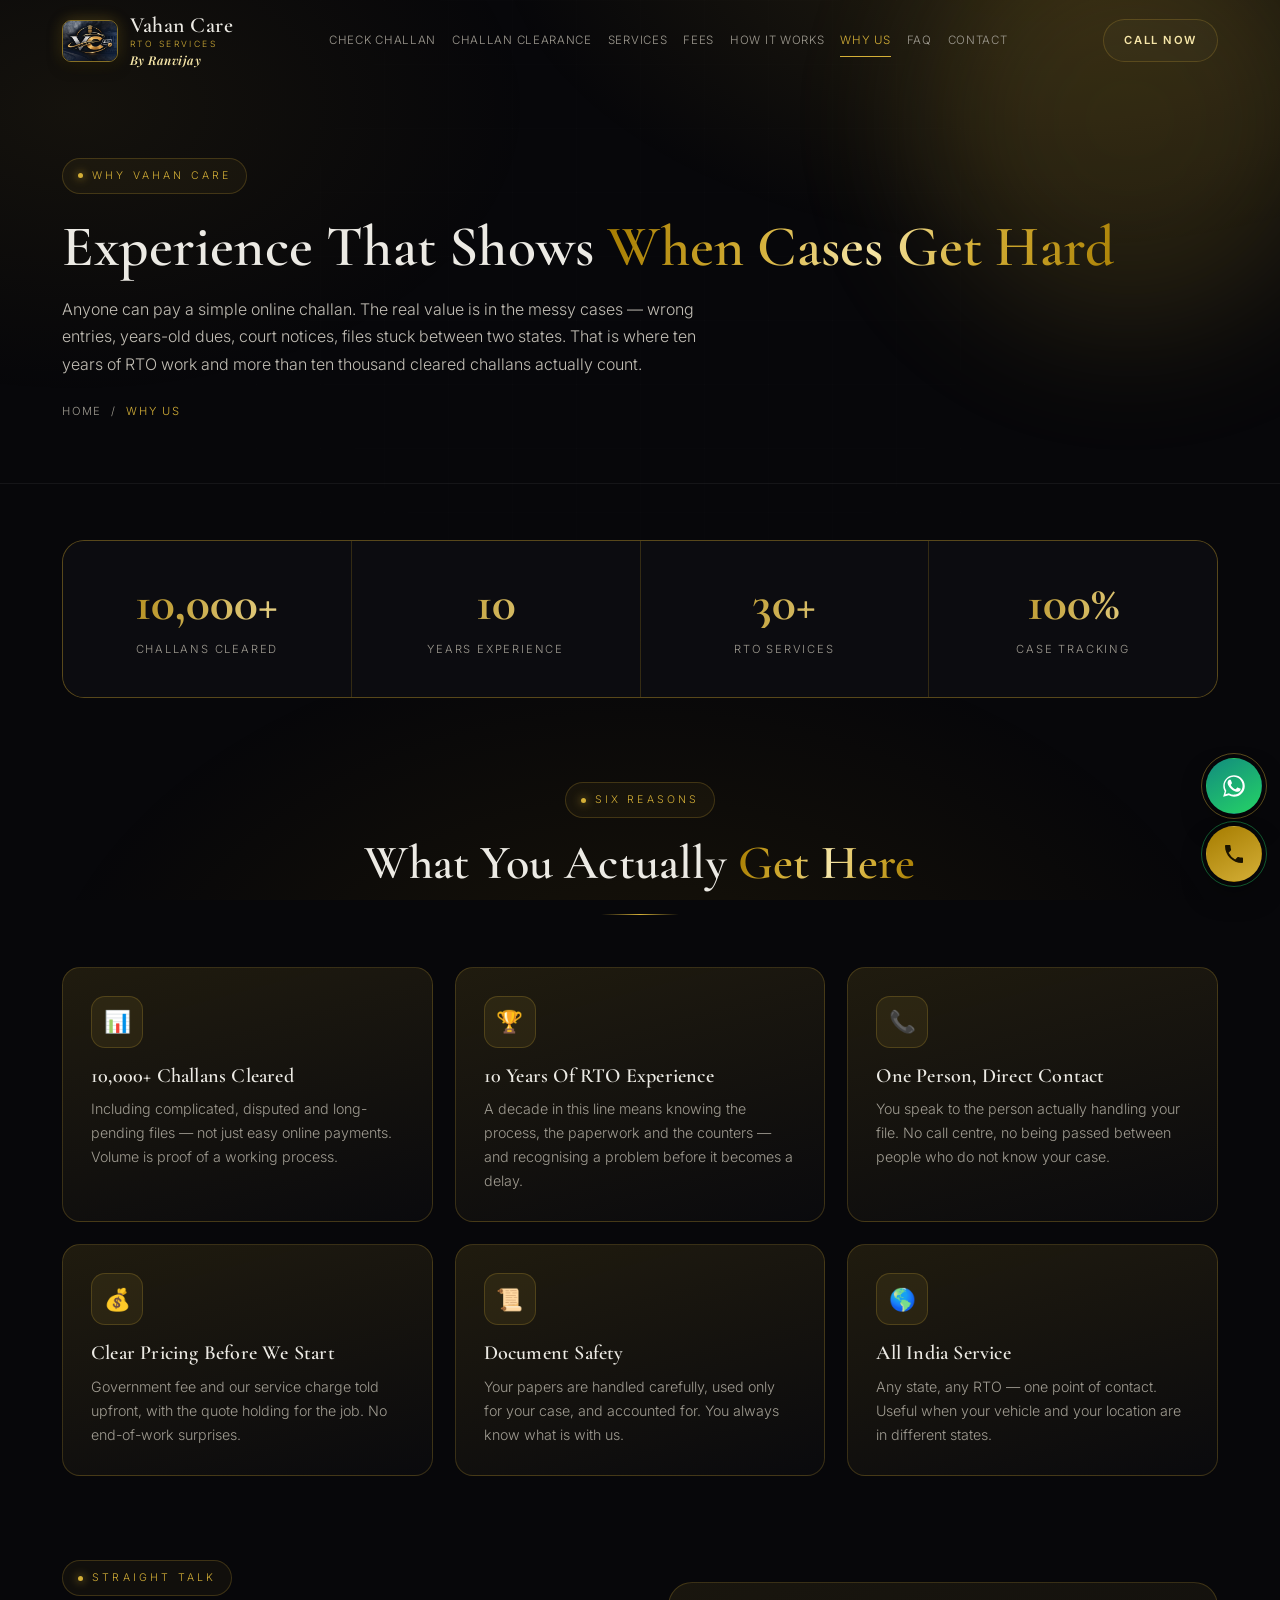
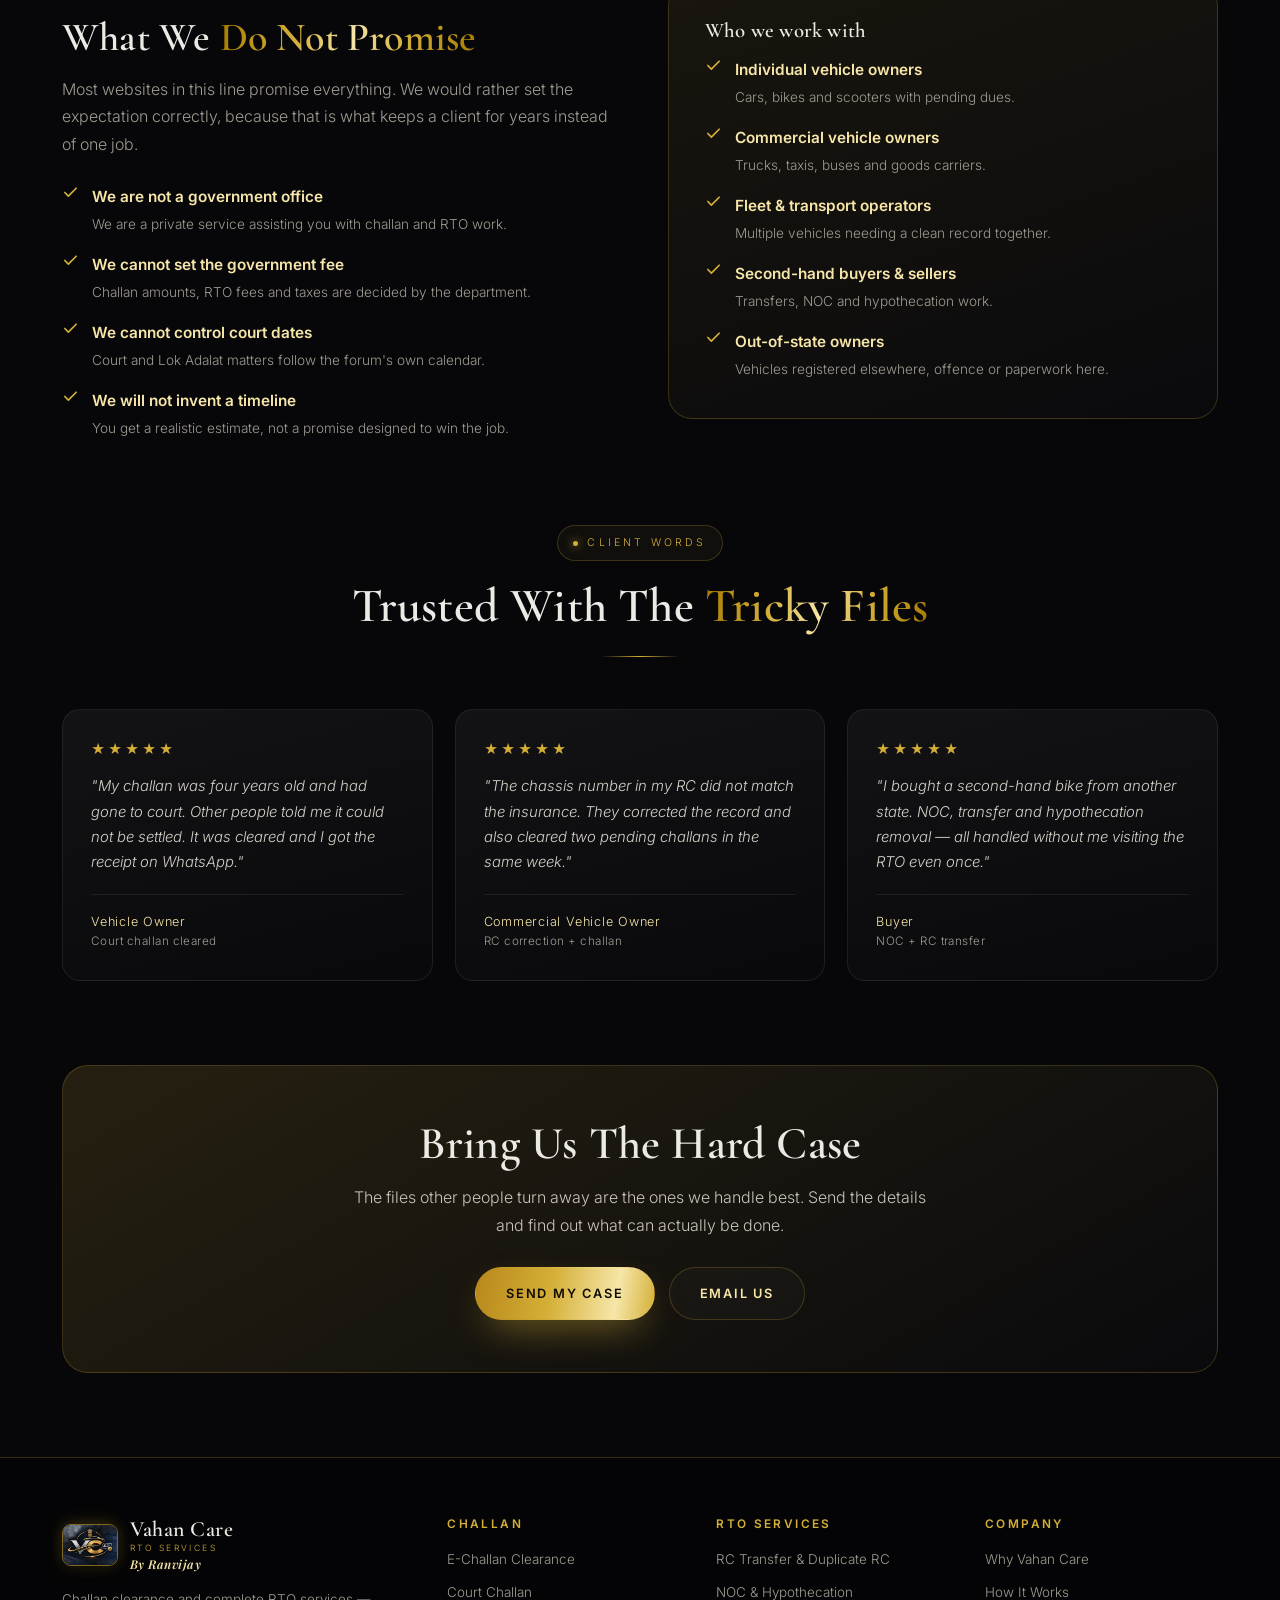
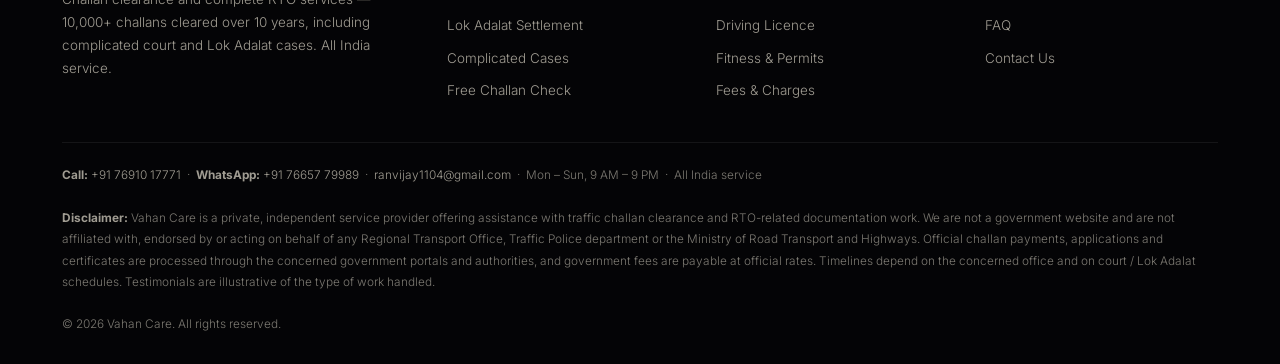
<file: why-us.html>
﻿<!DOCTYPE html>
<html lang="en">
<head>
<!-- Google Tag Manager -->
<script>(function(w,d,s,l,i){w[l]=w[l]||[];w[l].push({'gtm.start':
new Date().getTime(),event:'gtm.js'});var f=d.getElementsByTagName(s)[0],
j=d.createElement(s),dl=l!='dataLayer'?'&l='+l:'';j.async=true;j.src=
'https://www.googletagmanager.com/gtm.js?id='+i+dl;f.parentNode.insertBefore(j,f);
})(window,document,'script','dataLayer','GTM-WB68XGLC');</script>
<!-- End Google Tag Manager -->
<meta charset="UTF-8" />
<meta name="viewport" content="width=device-width, initial-scale=1.0" />
<title>Why Choose Vahan Care — 10,000+ Challans Cleared, 10 Years Experience</title>
<meta name="description" content="Why clients bring their hardest cases to Vahan Care: 10,000+ challans cleared, 10 years of RTO experience, direct contact with the person handling your file, fixed pricing and honest timelines. All India service." />
<link rel="preconnect" href="https://fonts.googleapis.com">
<link rel="preconnect" href="https://fonts.gstatic.com" crossorigin>
<link href="https://fonts.googleapis.com/css2?family=Cormorant+Garamond:ital,wght@0,500;0,600;0,700;1,500;1,600;1,700&family=Inter:wght@300;400;500;600;700&family=Playfair+Display:ital,wght@1,500;1,600;1,700&display=swap" rel="stylesheet">
<link rel="icon" type="image/jpeg" href="logo.jpg">
<link rel="stylesheet" href="style.css">
<script>document.documentElement.classList.add('js');</script>
</head>
<body>
<!-- Google Tag Manager (noscript) -->
<noscript><iframe src="https://www.googletagmanager.com/ns.html?id=GTM-WB68XGLC"
height="0" width="0" style="display:none;visibility:hidden"></iframe></noscript>
<!-- End Google Tag Manager (noscript) -->

<!-- Premium Entrance Animation -->
<div id="vc-preloader" class="vc-preloader" aria-hidden="true">
  <div class="vc-loader-glow"></div>
  <div class="vc-loader-content">
    <div class="vc-logo-frame">
      <img src="logo.jpg" alt="Vahan Care" class="vc-loader-logo">
      <div class="vc-logo-shimmer"></div>
    </div>
    <div class="vc-loader-text">
      <div class="vc-loader-title">Vahan Care</div>
      <div class="vc-loader-line"><span class="vc-loader-bar"></span></div>
      <p class="vc-loader-sub">RTO Services <span class="vc-dot">&#8226;</span> By Ranvijay</p>
    </div>
  </div>
</div>

<header id="top">
  <div class="wrap nav">
    <a class="brand" href="index.html" aria-label="Vahan Care home">
      <img src="logo.jpg" alt="Vahan Care Logo" class="brand-logo">
      <div><b>Vahan Care</b><small>RTO Services</small><span class="by-line">By Ranvijay</span></div>
    </a>
    <nav class="nav-links" id="menu"><a href="check-challan.html">Check Challan</a><a href="challan-clearance.html">Challan Clearance</a><a href="services.html">Services</a><a href="fees.html">Fees</a><a href="how-it-works.html">How It Works</a><a href="why-us.html" class="active">Why Us</a><a href="faq.html">FAQ</a><a href="contact.html">Contact</a></nav>
    <div class="nav-cta">
      <a class="btn btn-ghost btn-sm" href="tel:+917691017771">Call Now</a>
      <button class="burger" id="burger" aria-label="Open menu" aria-expanded="false"><span></span><span></span><span></span></button>
    </div>
  </div>
</header>

<section class="page-head">
  <div class="orb a"></div>
  <div class="wrap">
    <span class="eyebrow rv"><i></i>Why Vahan Care</span>
    <h1 class="rv d1">Experience That Shows <span class="gold">When Cases Get Hard</span></h1>
    <p class="rv d2">Anyone can pay a simple online challan. The real value is in the messy cases — wrong entries, years-old dues, court notices, files stuck between two states. That is where ten years of RTO work and more than ten thousand cleared challans actually count.</p>
    <div class="crumb rv d3"><a href="index.html">Home</a> / <span>Why Us</span></div>
  </div>
</section>

<section style="padding-top:56px">
  <div class="wrap">
    <div class="counters rv">
      <div class="counter"><div class="num" data-count="10000" data-suffix="+">10,000+</div><div class="lbl">Challans Cleared</div></div>
      <div class="counter"><div class="num" data-count="10" data-suffix="">10</div><div class="lbl">Years Experience</div></div>
      <div class="counter"><div class="num" data-count="30" data-suffix="+">30+</div><div class="lbl">RTO Services</div></div>
      <div class="counter"><div class="num" data-count="100" data-suffix="%">100%</div><div class="lbl">Case Tracking</div></div>
    </div>
  </div>
</section>

<section style="padding-top:0">
  <div class="wrap">
    <div class="sec-head rv">
      <span class="eyebrow"><i></i>Six Reasons</span>
      <h2>What You Actually <span class="gold">Get Here</span></h2>
      <div class="rule"></div>
    </div>
    <div class="grid g3">
      <div class="card spot rv"><div class="ico">&#128202;</div><h3>10,000+ Challans Cleared</h3><p>Including complicated, disputed and long-pending files — not just easy online payments. Volume is proof of a working process.</p></div>
      <div class="card spot rv d1"><div class="ico">&#127942;</div><h3>10 Years Of RTO Experience</h3><p>A decade in this line means knowing the process, the paperwork and the counters — and recognising a problem before it becomes a delay.</p></div>
      <div class="card spot rv d2"><div class="ico">&#128222;</div><h3>One Person, Direct Contact</h3><p>You speak to the person actually handling your file. No call centre, no being passed between people who do not know your case.</p></div>
      <div class="card spot rv"><div class="ico">&#128176;</div><h3>Clear Pricing Before We Start</h3><p>Government fee and our service charge told upfront, with the quote holding for the job. No end-of-work surprises.</p></div>
      <div class="card spot rv d1"><div class="ico">&#128220;</div><h3>Document Safety</h3><p>Your papers are handled carefully, used only for your case, and accounted for. You always know what is with us.</p></div>
      <div class="card spot rv d2"><div class="ico">&#127758;</div><h3>All India Service</h3><p>Any state, any RTO — one point of contact. Useful when your vehicle and your location are in different states.</p></div>
    </div>
  </div>
</section>

<section style="padding-top:0">
  <div class="wrap split">
    <div class="rv">
      <span class="eyebrow"><i></i>Straight Talk</span>
      <h2 style="font-size:clamp(1.7rem,3.6vw,2.5rem);margin:18px 0 16px">What We <span class="gold">Do Not Promise</span></h2>
      <p style="color:var(--muted)">Most websites in this line promise everything. We would rather set the expectation correctly, because that is what keeps a client for years instead of one job.</p>
      <ul class="tick" style="margin-top:26px">
        <li><svg width="17" height="17" viewBox="0 0 24 24" fill="none"><path d="M20 6L9 17l-5-5" stroke="#d4af37" stroke-width="2.4" stroke-linecap="round" stroke-linejoin="round"/></svg><div><b>We are not a government office</b><span>We are a private service assisting you with challan and RTO work.</span></div></li>
        <li><svg width="17" height="17" viewBox="0 0 24 24" fill="none"><path d="M20 6L9 17l-5-5" stroke="#d4af37" stroke-width="2.4" stroke-linecap="round" stroke-linejoin="round"/></svg><div><b>We cannot set the government fee</b><span>Challan amounts, RTO fees and taxes are decided by the department.</span></div></li>
        <li><svg width="17" height="17" viewBox="0 0 24 24" fill="none"><path d="M20 6L9 17l-5-5" stroke="#d4af37" stroke-width="2.4" stroke-linecap="round" stroke-linejoin="round"/></svg><div><b>We cannot control court dates</b><span>Court and Lok Adalat matters follow the forum's own calendar.</span></div></li>
        <li><svg width="17" height="17" viewBox="0 0 24 24" fill="none"><path d="M20 6L9 17l-5-5" stroke="#d4af37" stroke-width="2.4" stroke-linecap="round" stroke-linejoin="round"/></svg><div><b>We will not invent a timeline</b><span>You get a realistic estimate, not a promise designed to win the job.</span></div></li>
      </ul>
    </div>
    <div class="panel rv d1">
      <h3 style="font-size:1.3rem;margin-bottom:14px">Who we work with</h3>
      <ul class="tick">
        <li><svg width="17" height="17" viewBox="0 0 24 24" fill="none"><path d="M20 6L9 17l-5-5" stroke="#d4af37" stroke-width="2.4" stroke-linecap="round" stroke-linejoin="round"/></svg><div><b>Individual vehicle owners</b><span>Cars, bikes and scooters with pending dues.</span></div></li>
        <li><svg width="17" height="17" viewBox="0 0 24 24" fill="none"><path d="M20 6L9 17l-5-5" stroke="#d4af37" stroke-width="2.4" stroke-linecap="round" stroke-linejoin="round"/></svg><div><b>Commercial vehicle owners</b><span>Trucks, taxis, buses and goods carriers.</span></div></li>
        <li><svg width="17" height="17" viewBox="0 0 24 24" fill="none"><path d="M20 6L9 17l-5-5" stroke="#d4af37" stroke-width="2.4" stroke-linecap="round" stroke-linejoin="round"/></svg><div><b>Fleet &amp; transport operators</b><span>Multiple vehicles needing a clean record together.</span></div></li>
        <li><svg width="17" height="17" viewBox="0 0 24 24" fill="none"><path d="M20 6L9 17l-5-5" stroke="#d4af37" stroke-width="2.4" stroke-linecap="round" stroke-linejoin="round"/></svg><div><b>Second-hand buyers &amp; sellers</b><span>Transfers, NOC and hypothecation work.</span></div></li>
        <li><svg width="17" height="17" viewBox="0 0 24 24" fill="none"><path d="M20 6L9 17l-5-5" stroke="#d4af37" stroke-width="2.4" stroke-linecap="round" stroke-linejoin="round"/></svg><div><b>Out-of-state owners</b><span>Vehicles registered elsewhere, offence or paperwork here.</span></div></li>
      </ul>
    </div>
  </div>
</section>

<section style="padding-top:0">
  <div class="wrap">
    <div class="sec-head rv">
      <span class="eyebrow"><i></i>Client Words</span>
      <h2>Trusted With The <span class="gold">Tricky Files</span></h2>
      <div class="rule"></div>
    </div>
    <div class="grid g3">
      <div class="quote rv"><div class="stars">&#9733;&#9733;&#9733;&#9733;&#9733;</div><p>"My challan was four years old and had gone to court. Other people told me it could not be settled. It was cleared and I got the receipt on WhatsApp."</p><div class="who">Vehicle Owner<span>Court challan cleared</span></div></div>
      <div class="quote rv d1"><div class="stars">&#9733;&#9733;&#9733;&#9733;&#9733;</div><p>"The chassis number in my RC did not match the insurance. They corrected the record and also cleared two pending challans in the same week."</p><div class="who">Commercial Vehicle Owner<span>RC correction + challan</span></div></div>
      <div class="quote rv d2"><div class="stars">&#9733;&#9733;&#9733;&#9733;&#9733;</div><p>"I bought a second-hand bike from another state. NOC, transfer and hypothecation removal — all handled without me visiting the RTO even once."</p><div class="who">Buyer<span>NOC + RC transfer</span></div></div>
    </div>
  </div>
</section>


<section style="padding-top:0">
  <div class="wrap">
    <div class="band rv">
      <h2>Bring Us The Hard Case</h2>
      <p>The files other people turn away are the ones we handle best. Send the details and find out what can actually be done.</p>
      <div class="band-actions"><a class="btn btn-gold" href="https://wa.me/917665779989?text=Hi%2C%20I%20have%20a%20complicated%20case.%20Details%3A" target="_blank" rel="noopener">Send My Case</a><a class="btn btn-ghost" href="mailto:ranvijay1104@gmail.com">Email Us</a></div>
    </div>
  </div>
</section>

<div class="floats">
  <a class="fbtn wa" href="https://wa.me/917665779989?text=Hello%20Vahan%20Care%2C%20I%20visited%20your%20website%20and%20need%20help%20with%20challan%20clearance%20%2F%20RTO%20service.%20Please%20assist%20me." target="_blank" rel="noopener" aria-label="WhatsApp" title="WhatsApp us">
    <svg width="26" height="26" viewBox="0 0 24 24" fill="#fff"><path d="M17.47 14.38c-.3-.15-1.76-.87-2.03-.97-.27-.1-.47-.15-.67.15-.2.3-.77.97-.95 1.17-.17.2-.35.22-.65.07-.3-.15-1.26-.46-2.4-1.48-.89-.79-1.49-1.77-1.66-2.07-.17-.3-.02-.46.13-.61.15-.15.33-.4.5-.6.16-.2.22-.33.33-.55.11-.22.05-.41-.03-.56-.07-.15-.67-1.61-.92-2.2-.24-.58-.49-.5-.67-.51h-.57c-.2 0-.52.07-.79.37-.27.3-1.04 1.02-1.04 2.48 0 1.46 1.06 2.87 1.21 3.07.15.2 2.09 3.2 5.07 4.48.71.31 1.26.49 1.69.62.71.23 1.36.2 1.87.12.57-.09 1.76-.72 2.01-1.41.25-.7.25-1.29.17-1.41-.07-.13-.27-.2-.57-.35zM12.04 2C6.58 2 2.13 6.45 2.13 11.91c0 1.75.46 3.46 1.32 4.96L2 22l5.25-1.38c1.45.79 3.08 1.21 4.79 1.21 5.46 0 9.91-4.45 9.91-9.91S17.5 2 12.04 2zm0 18.13c-1.55 0-3.07-.42-4.4-1.2l-.32-.19-3.26.86.87-3.18-.21-.33a8.19 8.19 0 01-1.26-4.38c0-4.54 3.7-8.23 8.24-8.23 4.54 0 8.23 3.69 8.23 8.23 0 4.54-3.69 8.22-8.23 8.22z"/></svg>
  </a>
  <a class="fbtn call" href="tel:+917691017771" aria-label="Call" title="Call us">
    <svg width="24" height="24" viewBox="0 0 24 24" fill="#1a1300"><path d="M6.62 10.79a15.05 15.05 0 006.59 6.59l2.2-2.2c.27-.27.67-.36 1.02-.24 1.12.37 2.33.57 3.57.57.55 0 1 .45 1 1V20c0 .55-.45 1-1 1-9.39 0-17-7.61-17-17 0-.55.45-1 1-1h3.5c.55 0 1 .45 1 1 0 1.25.2 2.45.57 3.57.11.35.03.74-.25 1.02l-2.2 2.2z"/></svg>
  </a>
</div>
<footer>
  <div class="wrap">
    <div class="f-grid">
      <div>
        <a class="brand" href="index.html" style="margin-bottom:16px">
          <img src="logo.jpg" alt="Vahan Care Logo" class="brand-logo">
          <div><b>Vahan Care</b><small>RTO Services</small><span class="by-line">By Ranvijay</span></div>
        </a>
        <p>Challan clearance and complete RTO services — 10,000+ challans cleared over 10 years, including complicated court and Lok Adalat cases. All India service.</p>
      </div>
      <div>
        <h4>Challan</h4>
        <ul>
          <li><a href="challan-clearance.html">E-Challan Clearance</a></li>
          <li><a href="challan-clearance.html#court">Court Challan</a></li>
          <li><a href="challan-clearance.html#lokadalat">Lok Adalat Settlement</a></li>
          <li><a href="challan-clearance.html#complicated">Complicated Cases</a></li>
          <li><a href="check-challan.html">Free Challan Check</a></li>
        </ul>
      </div>
      <div>
        <h4>RTO Services</h4>
        <ul>
          <li><a href="services.html#rc">RC Transfer &amp; Duplicate RC</a></li>
          <li><a href="services.html#noc">NOC &amp; Hypothecation</a></li>
          <li><a href="services.html#dl">Driving Licence</a></li>
          <li><a href="services.html#commercial">Fitness &amp; Permits</a></li>
          <li><a href="fees.html">Fees &amp; Charges</a></li>
        </ul>
      </div>
      <div>
        <h4>Company</h4>
        <ul>
          <li><a href="why-us.html">Why Vahan Care</a></li>
          <li><a href="how-it-works.html">How It Works</a></li>
          <li><a href="faq.html">FAQ</a></li>
          <li><a href="contact.html">Contact Us</a></li>
        </ul>
      </div>
    </div>
    <div class="disc">
      <b>Call:</b> <a href="tel:+917691017771" style="color:#a09c92">+91 76910 17771</a> &nbsp;·&nbsp;
      <b>WhatsApp:</b> <a href="https://wa.me/917665779989?text=Hello%20Vahan%20Care%2C%20I%20visited%20your%20website%20and%20need%20help%20with%20challan%20clearance%20%2F%20RTO%20service.%20Please%20assist%20me." target="_blank" rel="noopener" style="color:#a09c92">+91 76657 79989</a> &nbsp;·&nbsp;
      <a href="mailto:ranvijay1104@gmail.com" style="color:#a09c92">ranvijay1104@gmail.com</a> &nbsp;·&nbsp; Mon – Sun, 9 AM – 9 PM &nbsp;·&nbsp; All India service
      <br><br>
      <b>Disclaimer:</b> Vahan Care is a private, independent service provider offering assistance with traffic challan
      clearance and RTO-related documentation work. We are not a government website and are not affiliated with, endorsed by
      or acting on behalf of any Regional Transport Office, Traffic Police department or the Ministry of Road Transport and
      Highways. Official challan payments, applications and certificates are processed through the concerned government
      portals and authorities, and government fees are payable at official rates. Timelines depend on the concerned office
      and on court / Lok Adalat schedules. Testimonials are illustrative of the type of work handled.
      <br><br>
      &copy; <span id="yr">2026</span> Vahan Care. All rights reserved.
    </div>
  </div>
</footer>
<script>
document.documentElement.classList.add('js');
</script>
<script>
(function(){
  var y=document.getElementById('yr'); if(y){y.textContent=new Date().getFullYear();}
  var hd=document.getElementById('top');
  function onScroll(){ if(!hd) return; if(window.scrollY>40){hd.classList.add('stuck');}else{hd.classList.remove('stuck');} }
  onScroll(); window.addEventListener('scroll',onScroll,{passive:true});

  var burger=document.getElementById('burger'), menu=document.getElementById('menu');
  if(burger && menu){
    burger.addEventListener('click',function(e){
      e.preventDefault(); e.stopPropagation();
      var open=menu.classList.toggle('open');
      burger.classList.toggle('on',open);
      burger.setAttribute('aria-expanded',open?'true':'false');
    });
  }

  var els=document.querySelectorAll('.rv');
  if('IntersectionObserver' in window){
    var io=new IntersectionObserver(function(en){
      en.forEach(function(e){ if(e.isIntersecting){ e.target.classList.add('in'); io.unobserve(e.target);} });
    },{threshold:.12,rootMargin:'0px 0px -40px 0px'});
    Array.prototype.forEach.call(els,function(el){io.observe(el);});
  } else {
    Array.prototype.forEach.call(els,function(el){el.classList.add('in');});
  }

  function animateCount(el){
    var target=parseInt(el.getAttribute('data-count'),10)||0;
    var suffix=el.getAttribute('data-suffix')||'';
    var dur=1700,start=null;
    function step(ts){
      if(!start) start=ts;
      var p=Math.min((ts-start)/dur,1), eased=1-Math.pow(1-p,3);
      el.textContent=Math.floor(eased*target).toLocaleString('en-IN')+suffix;
      if(p<1){requestAnimationFrame(step);} else {el.textContent=target.toLocaleString('en-IN')+suffix;}
    }
    requestAnimationFrame(step);
  }
  var counted=false;
  function checkCounters(){
    if(counted) return;
    var first=document.querySelector('[data-count]'); if(!first) return;
    if(first.getBoundingClientRect().top < window.innerHeight-60){
      counted=true;
      Array.prototype.forEach.call(document.querySelectorAll('[data-count]'),animateCount);
    }
  }
  checkCounters(); window.addEventListener('scroll',checkCounters,{passive:true}); window.addEventListener('load',checkCounters);

  Array.prototype.forEach.call(document.querySelectorAll('.qa button'),function(b){
    b.addEventListener('click',function(){
      var item=b.parentNode, wasOpen=item.classList.contains('open');
      Array.prototype.forEach.call(document.querySelectorAll('.qa'),function(q){q.classList.remove('open');});
      if(!wasOpen) item.classList.add('open');
    });
  });

  var cbtn=document.getElementById('checkBtn'), cinp=document.getElementById('checkVno');
  function runCheck(){
    var v=(cinp.value||'').trim();
    if(v.length<4){ cinp.focus(); cinp.style.borderColor='#ff9d9d'; return; }
    cinp.style.borderColor='';
    var t='*Free Challan Check Request*%0A%0AVehicle / Challan Number: '+encodeURIComponent(v)+'%0A%0APlease check the pending challans and send me the details.';
    window.open('https://wa.me/917665779989?text='+t,'_blank');
  }
  if(cbtn&&cinp){
    cbtn.addEventListener('click',runCheck);
    cinp.addEventListener('keydown',function(e){ if(e.key==='Enter'){e.preventDefault();runCheck();} });
    cinp.addEventListener('input',function(){cinp.style.borderColor='';});
  }

  var form=document.getElementById('inquiryForm');
  if(form){
    var msg=document.getElementById('formMsg');
    form.addEventListener('submit',function(e){
      e.preventDefault();
      var name=(document.getElementById('name').value||'').trim();
      var phone=(document.getElementById('phone').value||'').trim();
      var vno=(document.getElementById('vno').value||'').trim();
      var service=document.getElementById('service').value;
      var body=(document.getElementById('msg').value||'').trim();
      if(!name || phone.replace(/\D/g,'').length<10){
        msg.style.color='#ff9d9d';
        msg.textContent='Please enter your name and a valid 10-digit mobile number.';
        return;
      }
      var text='*New Enquiry - Vahan Care*%0A%0A*Name:* '+encodeURIComponent(name)+'%0A*Mobile:* '+encodeURIComponent(phone)+
               '%0A*Vehicle/Challan No:* '+encodeURIComponent(vno||'-')+'%0A*Service:* '+encodeURIComponent(service)+
               '%0A*Details:* '+encodeURIComponent(body||'-');
      msg.style.color='';
      msg.textContent='Opening WhatsApp with your details ready to send...';
      window.open('https://wa.me/917665779989?text='+text,'_blank');
      form.reset();
    });
  }

  // Premium entrance animation dismiss
  var preloader = document.getElementById('vc-preloader');
  if (preloader) {
    var minElapsed = false, isLoaded = false;
    function hidePreloader() {
      if (!preloader || preloader.classList.contains('loaded')) return;
      preloader.classList.add('loaded');
      setTimeout(function(){
        if (preloader && preloader.parentNode) { preloader.parentNode.removeChild(preloader); }
      }, 900);
    }
    setTimeout(function(){
      minElapsed = true;
      if (isLoaded) hidePreloader();
    }, 1500);
    window.addEventListener('load', function(){
      isLoaded = true;
      if (minElapsed) hidePreloader();
    });
    setTimeout(hidePreloader, 3200);
  }
})();
</script>
</body>
</html>
</file>
<file: style.css>
/* ================= VAHAN CARE — SHARED STYLESHEET ================= */
:root{
  --black:#07070a; --ink:#0c0c10; --ink-2:#12121a;
  --gold:#d4af37; --gold-2:#f6e6a8; --gold-3:#a67c00;
  --line:rgba(212,175,55,.22); --txt:#eceae4; --muted:#a09c92;
  --radius:18px; --shadow:0 26px 60px -22px rgba(0,0,0,.85); --maxw:1200px;
}
*{margin:0;padding:0;box-sizing:border-box}
html{scroll-behavior:smooth;-webkit-text-size-adjust:100%}
body{background:var(--black);color:var(--txt);font-family:'Inter',system-ui,-apple-system,'Segoe UI',sans-serif;font-weight:300;line-height:1.7;overflow-x:hidden}
body::before{content:"";position:fixed;inset:0;z-index:-2;pointer-events:none;
  background:radial-gradient(900px 520px at 82% -8%,rgba(212,175,55,.14),transparent 62%),
             radial-gradient(760px 480px at 6% 12%,rgba(212,175,55,.07),transparent 60%),
             radial-gradient(1000px 700px at 50% 118%,rgba(166,124,0,.12),transparent 62%)}
body::after{content:"";position:fixed;inset:0;z-index:-1;pointer-events:none;opacity:.5;
  background-image:linear-gradient(rgba(255,255,255,.018) 1px,transparent 1px),linear-gradient(90deg,rgba(255,255,255,.018) 1px,transparent 1px);
  background-size:64px 64px;
  mask-image:radial-gradient(circle at 50% 30%,#000 20%,transparent 78%);
  -webkit-mask-image:radial-gradient(circle at 50% 30%,#000 20%,transparent 78%)}
h1,h2,h3,h4,.serif{font-family:'Cormorant Garamond',Georgia,serif;font-weight:600;line-height:1.15;letter-spacing:.2px}
a{color:inherit;text-decoration:none}
img{max-width:100%;display:block}
.wrap{width:100%;max-width:var(--maxw);margin:0 auto;padding:0 22px}
.gold{background:linear-gradient(100deg,var(--gold-3),var(--gold) 30%,var(--gold-2) 52%,var(--gold) 72%,var(--gold-3));-webkit-background-clip:text;background-clip:text;color:transparent}
.eyebrow{display:inline-flex;align-items:center;gap:9px;font-size:.66rem;letter-spacing:.3em;text-transform:uppercase;color:var(--gold);border:1px solid var(--line);border-radius:999px;padding:8px 15px;background:rgba(212,175,55,.05)}
.eyebrow i{width:5px;height:5px;border-radius:50%;background:var(--gold);display:block;box-shadow:0 0 10px var(--gold)}
section{padding:84px 0;position:relative}
.sec-head{max-width:800px;margin:0 auto 52px;text-align:center}
.sec-head h2{font-size:clamp(1.85rem,4.4vw,3rem);margin:18px 0 14px}
.sec-head p{color:var(--muted);font-size:1rem}
.rule{width:78px;height:1px;margin:22px auto 0;background:linear-gradient(90deg,transparent,var(--gold),transparent)}

/* ---------- buttons ---------- */
.btn{display:inline-flex;align-items:center;justify-content:center;gap:10px;padding:15px 30px;border-radius:999px;
  font-size:.8rem;font-weight:600;letter-spacing:.14em;text-transform:uppercase;cursor:pointer;border:1px solid transparent;
  transition:transform .35s cubic-bezier(.2,.8,.2,1),box-shadow .35s,background .35s,color .35s;position:relative;overflow:hidden;white-space:nowrap}
.btn-gold{background:linear-gradient(100deg,#b8871b,var(--gold) 42%,var(--gold-2) 78%,var(--gold));color:#120d00;box-shadow:0 16px 38px -14px rgba(212,175,55,.65)}
.btn-gold:hover{transform:translateY(-3px);box-shadow:0 22px 48px -14px rgba(212,175,55,.85)}
.btn-gold::after{content:"";position:absolute;top:0;left:-120%;width:60%;height:100%;background:linear-gradient(100deg,transparent,rgba(255,255,255,.6),transparent);transform:skewX(-22deg);transition:left .7s}
.btn-gold:hover::after{left:130%}
.btn-ghost{border-color:var(--line);color:var(--gold-2);background:rgba(255,255,255,.02)}
.btn-ghost:hover{background:rgba(212,175,55,.12);border-color:var(--gold);transform:translateY(-3px)}
.btn-sm{padding:11px 20px;font-size:.7rem}

/* ---------- header ---------- */
header{position:fixed;top:0;left:0;right:0;z-index:100;padding:14px 0;border-bottom:1px solid transparent;
  transition:background .4s,backdrop-filter .4s,border-color .4s,padding .4s}
header.stuck{background:rgba(7,7,10,.9);backdrop-filter:blur(16px);border-bottom-color:var(--line);padding:8px 0}
.nav{display:flex;align-items:center;justify-content:space-between;gap:14px}
.brand{display:flex;align-items:center;gap:12px;flex:0 0 auto}
.brand .seal{width:42px;height:42px;border-radius:50%;flex:0 0 42px;display:grid;place-items:center;
  background:conic-gradient(from 210deg,var(--gold-3),var(--gold),var(--gold-2),var(--gold),var(--gold-3));
  box-shadow:0 0 0 1px rgba(212,175,55,.5),0 0 26px -6px rgba(212,175,55,.6)}
.brand .seal svg{width:23px;height:23px}
.brand .brand-logo{width:56px;height:42px;border-radius:9px;object-fit:cover;flex:0 0 56px;display:block;
  border:1px solid rgba(212,175,55,.6);box-shadow:0 4px 14px rgba(0,0,0,.7),0 0 16px -2px rgba(212,175,55,.45);
  transition:transform .35s cubic-bezier(.2,.8,.2,1),box-shadow .35s}
.brand:hover .brand-logo{transform:scale(1.05);box-shadow:0 6px 20px rgba(0,0,0,.85),0 0 22px rgba(212,175,55,.75)}
.brand b{font-family:'Cormorant Garamond',serif;font-size:1.36rem;letter-spacing:.5px;display:block;line-height:1.05;font-weight:600}
.brand small{font-size:.54rem;letter-spacing:.28em;text-transform:uppercase;color:var(--gold);display:block}
.brand .by-line{font-family:'Playfair Display','Cormorant Garamond',Georgia,serif;font-style:italic;font-size:.76rem;letter-spacing:.04em;color:var(--gold-2);display:block;line-height:1.15;margin-top:2px;font-weight:600}
.nav-links{display:flex;align-items:center;gap:16px;font-size:.72rem;letter-spacing:.06em;text-transform:uppercase;color:var(--muted);flex-wrap:nowrap}
.nav-links a{position:relative;transition:color .3s;padding:4px 0;white-space:nowrap}
.nav-links a:hover{color:var(--gold-2)}
.nav-links a::after{content:"";position:absolute;left:0;bottom:-2px;height:1px;width:0;background:var(--gold);transition:width .35s}
.nav-links a:hover::after,.nav-links a.active::after{width:100%}
.nav-links a.active{color:var(--gold)}
.nav-cta{display:flex;align-items:center;gap:10px;flex:0 0 auto}
.burger{display:none;background:none;border:1px solid var(--line);border-radius:10px;padding:9px 11px;cursor:pointer}
.burger span{display:block;width:20px;height:2px;background:var(--gold);margin:4px 0;transition:.3s}
.burger.on span:nth-child(1){transform:translateY(6px) rotate(45deg)}
.burger.on span:nth-child(2){opacity:0}
.burger.on span:nth-child(3){transform:translateY(-6px) rotate(-45deg)}

/* ---------- hero / page head ---------- */
.hero{min-height:100vh;display:flex;align-items:center;padding:140px 0 70px;position:relative;overflow:hidden}
.page-head{padding:158px 0 62px;position:relative;overflow:hidden;border-bottom:1px solid rgba(255,255,255,.06)}
.page-head h1{font-size:clamp(2.05rem,5.2vw,3.6rem);margin:20px 0 16px}
.page-head p{color:#c2beb5;font-size:1rem;max-width:66ch}
.crumb{display:flex;align-items:center;gap:9px;font-size:.7rem;letter-spacing:.16em;text-transform:uppercase;color:var(--muted);margin-top:24px}
.crumb a:hover{color:var(--gold-2)}
.crumb span{color:var(--gold)}
.hero-grid{display:grid;grid-template-columns:1.08fr .92fr;gap:60px;align-items:center;position:relative;z-index:2}
.hero h1{font-size:clamp(2.35rem,6vw,4.3rem);margin:22px 0 20px}
.hero p.lead{color:#c8c4bb;font-size:1.04rem;max-width:56ch}
.hero-actions{display:flex;flex-wrap:wrap;gap:14px;margin:32px 0 28px}
.trust{display:flex;flex-wrap:wrap;gap:12px}
.chip{display:inline-flex;align-items:center;gap:8px;font-size:.73rem;letter-spacing:.06em;color:#cfcabe;
  border:1px solid rgba(255,255,255,.09);background:rgba(255,255,255,.03);border-radius:999px;padding:9px 15px}
.chip b{color:var(--gold-2);font-weight:600}
.orb{position:absolute;border-radius:50%;filter:blur(70px);opacity:.4;pointer-events:none;animation:drift 18s ease-in-out infinite alternate}
.orb.a{width:420px;height:420px;background:rgba(212,175,55,.4);top:-90px;right:-60px}
.orb.b{width:340px;height:340px;background:rgba(166,124,0,.34);bottom:-90px;left:-70px;animation-delay:-6s}
@keyframes drift{to{transform:translate3d(40px,34px,0) scale(1.12)}}
.hero-card{border:1px solid var(--line);border-radius:26px;padding:32px;background:linear-gradient(160deg,rgba(255,255,255,.06),rgba(255,255,255,.015));backdrop-filter:blur(14px);box-shadow:var(--shadow);position:relative;overflow:hidden}
.hero-card::before{content:"";position:absolute;inset:0;border-radius:26px;padding:1px;background:linear-gradient(140deg,var(--gold),transparent 42%,transparent 62%,var(--gold-2));-webkit-mask:linear-gradient(#000 0 0) content-box,linear-gradient(#000 0 0);-webkit-mask-composite:xor;mask-composite:exclude;opacity:.55;pointer-events:none}
.hero-card h3{font-size:1.45rem;margin-bottom:6px}
.hero-card .sub{font-size:.72rem;letter-spacing:.2em;text-transform:uppercase;color:var(--gold)}
.stat-row{display:grid;grid-template-columns:1fr 1fr;gap:18px;margin:24px 0 6px}
.stat{border-left:2px solid var(--gold);padding-left:14px}
.stat .num{font-family:'Cormorant Garamond',serif;font-size:2.1rem;line-height:1;color:var(--gold-2);font-weight:700}
.stat .lbl{font-size:.68rem;letter-spacing:.14em;text-transform:uppercase;color:var(--muted);margin-top:7px}
.mini-list{list-style:none;display:grid;gap:11px;margin-top:22px;border-top:1px solid rgba(255,255,255,.07);padding-top:22px}
.mini-list li{display:flex;gap:11px;font-size:.89rem;color:#d3cfc6;align-items:flex-start}
.mini-list svg{flex:0 0 17px;margin-top:4px}

/* ---------- marquee ---------- */
.marquee{border-top:1px solid var(--line);border-bottom:1px solid var(--line);background:rgba(212,175,55,.045);overflow:hidden;padding:15px 0}
.marquee-track{display:flex;gap:44px;width:max-content;animation:slide 34s linear infinite}
.marquee span{font-family:'Cormorant Garamond',serif;font-size:1.08rem;letter-spacing:.1em;color:rgba(246,230,168,.82);white-space:nowrap;display:flex;align-items:center;gap:44px}
.marquee span::after{content:"\2726";font-size:.68rem;color:var(--gold)}
@keyframes slide{to{transform:translateX(-50%)}}

/* ---------- grids & cards ---------- */
.grid{display:grid;gap:22px}
.g3{grid-template-columns:repeat(3,1fr)}
.g4{grid-template-columns:repeat(4,1fr)}
.g2{grid-template-columns:repeat(2,1fr)}
.card{border:1px solid rgba(255,255,255,.075);border-radius:var(--radius);padding:28px;
  background:linear-gradient(165deg,rgba(255,255,255,.05),rgba(255,255,255,.012));
  transition:transform .45s cubic-bezier(.2,.8,.2,1),border-color .45s,box-shadow .45s,background .45s;position:relative;overflow:hidden;display:flex;flex-direction:column}
.card::after{content:"";position:absolute;top:0;left:0;width:100%;height:1px;background:linear-gradient(90deg,transparent,var(--gold),transparent);opacity:0;transition:opacity .45s}
.card:hover{transform:translateY(-8px);border-color:var(--line);box-shadow:0 30px 60px -30px rgba(0,0,0,.9);background:linear-gradient(165deg,rgba(212,175,55,.09),rgba(255,255,255,.015))}
.card:hover::after{opacity:1}
.ico{width:52px;height:52px;border-radius:14px;display:grid;place-items:center;margin-bottom:16px;border:1px solid var(--line);background:rgba(212,175,55,.09);font-size:1.35rem}
.card h3{font-size:1.26rem;margin-bottom:10px}
.card p{font-size:.89rem;color:var(--muted)}
.card ul{list-style:none;margin-top:15px;display:grid;gap:8px}
.card ul li{font-size:.82rem;color:#bdb9b0;padding-left:18px;position:relative}
.card ul li::before{content:"";position:absolute;left:0;top:9px;width:6px;height:6px;border-radius:50%;background:var(--gold);opacity:.75}
.tag{display:inline-block;font-size:.58rem;letter-spacing:.16em;text-transform:uppercase;color:var(--gold);border:1px solid var(--line);border-radius:999px;padding:4px 11px;margin-bottom:13px;align-self:flex-start}
.card.spot{border-color:var(--line);background:linear-gradient(165deg,rgba(212,175,55,.12),rgba(255,255,255,.015))}
.card .more{margin-top:auto;padding-top:18px;font-size:.72rem;letter-spacing:.16em;text-transform:uppercase;color:var(--gold);display:inline-flex;align-items:center;gap:8px;transition:gap .3s}
.card:hover .more{gap:13px}
.card.linked{cursor:pointer}

/* ---------- steps ---------- */
.steps{counter-reset:s;display:grid;gap:20px;grid-template-columns:repeat(4,1fr)}
.step{border:1px solid rgba(255,255,255,.075);border-radius:var(--radius);padding:28px 24px;background:rgba(255,255,255,.025);position:relative}
.step::before{counter-increment:s;content:"0" counter(s);font-family:'Cormorant Garamond',serif;font-size:2.3rem;color:rgba(212,175,55,.35);display:block;margin-bottom:10px;font-weight:700}
.step h4{font-size:1.08rem;margin-bottom:8px}
.step p{font-size:.85rem;color:var(--muted)}

/* ---------- split / panel / tick ---------- */
.split{display:grid;grid-template-columns:1fr 1fr;gap:56px;align-items:center}
.panel{border:1px solid var(--line);border-radius:24px;padding:36px;background:linear-gradient(160deg,rgba(212,175,55,.09),rgba(255,255,255,.015))}
.tick{list-style:none;display:grid;gap:15px}
.tick li{display:flex;gap:13px;align-items:flex-start;font-size:.92rem;color:#d6d2c9}
.tick li b{display:block;color:var(--gold-2);font-weight:600;font-size:.96rem;margin-bottom:2px}
.tick li span{color:var(--muted);font-size:.85rem}

/* ---------- counters ---------- */
.counters{display:grid;grid-template-columns:repeat(4,1fr);gap:1px;background:var(--line);border:1px solid var(--line);border-radius:22px;overflow:hidden}
.counter{background:var(--ink);padding:38px 20px;text-align:center}
.counter .num{font-family:'Cormorant Garamond',serif;font-size:clamp(2.1rem,4.6vw,3.1rem);font-weight:700;line-height:1;background:linear-gradient(100deg,var(--gold-3),var(--gold-2));-webkit-background-clip:text;background-clip:text;color:transparent}
.counter .lbl{font-size:.7rem;letter-spacing:.16em;text-transform:uppercase;color:var(--muted);margin-top:12px}

/* ---------- challan check ---------- */
.check-grid{display:grid;grid-template-columns:1fr 1.05fr;gap:38px;align-items:center}
.check-box{position:relative}
.check-box input{flex:1}
.pulse-ring{position:absolute;inset:-1px;border-radius:22px;border:1px solid rgba(212,175,55,.5);pointer-events:none;animation:softpulse 3.4s ease-in-out infinite}
@keyframes softpulse{0%,100%{opacity:.25;transform:scale(1)}50%{opacity:.7;transform:scale(1.012)}}

/* ---------- fee table ---------- */
.fee-table{border:1px solid var(--line);border-radius:18px;overflow:hidden;margin-top:26px;background:rgba(255,255,255,.02)}
.ft-row{display:grid;grid-template-columns:1.5fr 1.1fr 1.1fr;gap:16px;padding:16px 22px;border-bottom:1px solid rgba(255,255,255,.06);font-size:.86rem;color:#cbc7be;align-items:center}
.ft-row:last-child{border-bottom:0}
.ft-head{background:rgba(212,175,55,.1);color:var(--gold);font-size:.66rem;letter-spacing:.18em;text-transform:uppercase;font-weight:600}
.ft-row>div:first-child{color:#e8e5dd;font-weight:400}
.ft-row>div:nth-child(2){color:var(--muted);font-size:.81rem}
.ft-row>div:nth-child(3){color:var(--gold-2);font-size:.81rem}

/* ---------- faq ---------- */
.faq{max-width:900px;margin:0 auto;display:grid;gap:12px}
.qa{border:1px solid rgba(255,255,255,.08);border-radius:14px;background:rgba(255,255,255,.025);overflow:hidden}
.qa button{width:100%;background:none;border:0;color:var(--txt);text-align:left;cursor:pointer;padding:20px 24px;
  display:flex;justify-content:space-between;gap:16px;align-items:center;font-family:'Inter',sans-serif;font-size:.95rem;font-weight:500}
.qa button:hover{color:var(--gold-2)}
.qa .sign{flex:0 0 22px;height:22px;border:1px solid var(--line);border-radius:50%;display:grid;place-items:center;color:var(--gold);font-size:.9rem;transition:transform .35s}
.qa.open .sign{transform:rotate(45deg);background:rgba(212,175,55,.16)}
.qa .ans{max-height:0;overflow:hidden;transition:max-height .45s ease;color:var(--muted);font-size:.89rem}
.qa.open .ans{max-height:420px}
.qa .ans p{padding:0 24px 22px}

/* ---------- quotes ---------- */
.quote{border:1px solid rgba(255,255,255,.075);border-radius:var(--radius);padding:28px;background:linear-gradient(165deg,rgba(255,255,255,.05),rgba(255,255,255,.012))}
.quote p{font-size:.93rem;color:#d5d1c8;font-style:italic}
.stars{color:var(--gold);letter-spacing:3px;margin-bottom:13px;font-size:.85rem}
.who{margin-top:18px;padding-top:16px;border-top:1px solid rgba(255,255,255,.07);font-size:.79rem;color:var(--gold-2);letter-spacing:.06em}
.who span{display:block;color:var(--muted);font-size:.73rem;letter-spacing:.04em}

/* ---------- contact ---------- */
.contact-grid{display:grid;grid-template-columns:.92fr 1.08fr;gap:44px;align-items:start}
.info-card{border:1px solid var(--line);border-radius:22px;padding:32px;background:linear-gradient(160deg,rgba(212,175,55,.1),rgba(255,255,255,.014))}
.info-row{display:flex;gap:15px;align-items:flex-start;padding:16px 0;border-bottom:1px solid rgba(255,255,255,.07)}
.info-row:last-child{border-bottom:0}
.info-row .ic{width:42px;height:42px;flex:0 0 42px;border-radius:12px;border:1px solid var(--line);display:grid;place-items:center;background:rgba(212,175,55,.1)}
.info-row small{display:block;font-size:.64rem;letter-spacing:.2em;text-transform:uppercase;color:var(--gold);margin-bottom:5px}
.info-row a,.info-row b{font-size:.96rem;color:#e7e4dc;font-weight:400;word-break:break-word}
.info-row a:hover{color:var(--gold-2)}
form{border:1px solid var(--line);border-radius:22px;padding:32px;background:linear-gradient(165deg,rgba(255,255,255,.055),rgba(255,255,255,.012))}
.f-row{display:grid;grid-template-columns:1fr 1fr;gap:16px}
label{display:block;font-size:.66rem;letter-spacing:.18em;text-transform:uppercase;color:var(--gold);margin-bottom:9px}
input,select,textarea{width:100%;background:rgba(0,0,0,.42);border:1px solid rgba(255,255,255,.11);border-radius:12px;
  padding:14px 16px;color:var(--txt);font-family:'Inter',sans-serif;font-size:.91rem;font-weight:300;transition:border-color .3s,box-shadow .3s,background .3s}
input::placeholder,textarea::placeholder{color:#6f6c66}
input:focus,select:focus,textarea:focus{outline:none;border-color:var(--gold);box-shadow:0 0 0 3px rgba(212,175,55,.13);background:rgba(0,0,0,.6)}
select option{background:#12121a;color:var(--txt)}
.field{margin-bottom:18px}
textarea{min-height:118px;resize:vertical}
.note{font-size:.73rem;color:var(--muted);margin-top:14px;text-align:center}
.note a{color:var(--gold-2)}
.form-msg{margin-top:16px;font-size:.85rem;color:var(--gold-2);text-align:center;min-height:20px}
.inp-row{display:flex;gap:10px}

/* ---------- band / cta ---------- */
.band{border:1px solid var(--line);border-radius:26px;padding:52px 38px;text-align:center;background:linear-gradient(150deg,rgba(212,175,55,.15),rgba(255,255,255,.014));position:relative;overflow:hidden}
.band h2{font-size:clamp(1.8rem,4.4vw,2.85rem);margin-bottom:14px}
.band p{color:#c9c5bc;max-width:60ch;margin:0 auto 28px}
.band-actions{display:flex;flex-wrap:wrap;gap:14px;justify-content:center}

/* ---------- footer ---------- */
footer{border-top:1px solid var(--line);padding:60px 0 28px;background:rgba(0,0,0,.4)}
.f-grid{display:grid;grid-template-columns:1.5fr 1fr 1fr 1fr;gap:36px}
footer h4{font-size:.74rem;letter-spacing:.2em;text-transform:uppercase;color:var(--gold);margin-bottom:16px;font-family:'Inter',sans-serif;font-weight:600}
footer ul{list-style:none;display:grid;gap:10px}
footer li,footer p{font-size:.84rem;color:var(--muted)}
footer li a:hover{color:var(--gold-2)}
.disc{margin-top:40px;padding-top:22px;border-top:1px solid rgba(255,255,255,.07);font-size:.74rem;color:#7c7972;line-height:1.8}
.disc b{color:#a09c92}

/* ---------- float actions ---------- */
.floats{position:fixed;right:18px;bottom:18px;z-index:120;display:grid;gap:12px}
.fbtn{width:56px;height:56px;border-radius:50%;display:grid;place-items:center;border:1px solid var(--line);position:relative;
  background:rgba(12,12,16,.9);backdrop-filter:blur(10px);box-shadow:0 14px 34px -12px rgba(0,0,0,.9);transition:transform .3s,box-shadow .3s}
.fbtn:hover{transform:translateY(-4px) scale(1.05)}
.fbtn.wa{background:linear-gradient(150deg,#128c7e,#25d366);border-color:transparent}
.fbtn.call{background:linear-gradient(150deg,#a67c00,var(--gold));border-color:transparent}
.fbtn.wa::after,.fbtn.call::after{content:"";position:absolute;inset:-6px;border-radius:50%;border:1px solid rgba(212,175,55,.4);animation:pulse 2.6s ease-out infinite}
.fbtn.call::after{border-color:rgba(37,211,102,.4)}
@keyframes pulse{0%{transform:scale(.85);opacity:.9}100%{transform:scale(1.35);opacity:0}}

/* ---------- reveal ---------- */
html.js .rv{opacity:0;transform:translateY(32px);transition:opacity .85s cubic-bezier(.2,.8,.2,1),transform .85s cubic-bezier(.2,.8,.2,1)}
html.js .rv.in{opacity:1;transform:none}
.rv.d1{transition-delay:.09s}.rv.d2{transition-delay:.18s}.rv.d3{transition-delay:.27s}.rv.d4{transition-delay:.36s}

/* ---------- premium entrance preloader ---------- */
.vc-preloader{position:fixed;inset:0;width:100vw;height:100vh;z-index:999999;
  background:radial-gradient(circle at 50% 46%,#1a1505 0%,#090807 52%,#020203 100%);
  display:flex;align-items:center;justify-content:center;overflow:hidden;
  opacity:1;visibility:visible;transition:opacity .85s cubic-bezier(.22,1,.36,1),transform .85s cubic-bezier(.22,1,.36,1),visibility .85s}
.vc-preloader.loaded{opacity:0;transform:scale(1.05);visibility:hidden;pointer-events:none}
.vc-loader-glow{position:absolute;width:480px;height:480px;border-radius:50%;
  background:radial-gradient(circle,rgba(212,175,55,.24) 0%,rgba(212,175,55,.06) 45%,transparent 70%);
  filter:blur(35px);animation:vcGlowPulse 2.6s ease-in-out infinite alternate;pointer-events:none}
.vc-loader-content{position:relative;z-index:2;text-align:center;display:flex;flex-direction:column;align-items:center;padding:24px}
.vc-logo-frame{position:relative;width:240px;max-width:76vw;margin-bottom:24px;border-radius:16px;padding:3px;
  background:linear-gradient(135deg,rgba(212,175,55,.7),rgba(255,235,160,.3) 40%,rgba(184,135,27,.7) 80%,rgba(212,175,55,.4));
  box-shadow:0 18px 52px -10px rgba(0,0,0,.95),0 0 36px -4px rgba(212,175,55,.5);
  animation:vcLogoEntrance 1.1s cubic-bezier(.16,1,.3,1) forwards;overflow:hidden}
.vc-loader-logo{width:100%;height:auto;aspect-ratio:16/9;object-fit:cover;border-radius:13px;display:block}
.vc-logo-shimmer{position:absolute;top:0;left:-150%;width:70%;height:100%;
  background:linear-gradient(90deg,transparent,rgba(255,255,255,.45),rgba(255,245,200,.6),transparent);
  transform:skewX(-25deg);animation:vcShimmer 2.2s ease-in-out infinite}
.vc-loader-title{font-family:'Cormorant Garamond',Georgia,serif;font-size:clamp(1.85rem,4.2vw,2.5rem);font-weight:700;
  letter-spacing:.26em;text-transform:uppercase;margin:0 0 14px;
  background:linear-gradient(100deg,#d4af37,#fff3c2 42%,#f5e076 60%,#b8871b);
  -webkit-background-clip:text;background-clip:text;color:transparent;animation:vcFadeUp .9s ease-out .25s both}
.vc-loader-line{width:190px;height:2px;background:rgba(255,255,255,.08);border-radius:999px;margin:0 auto 14px;overflow:hidden;position:relative}
.vc-loader-bar{display:block;width:0%;height:100%;background:linear-gradient(90deg,var(--gold-3),var(--gold-2),#fff,var(--gold));
  border-radius:999px;box-shadow:0 0 14px var(--gold);animation:vcBarLoad 1.6s cubic-bezier(.22,.61,.36,1) forwards}
.vc-loader-sub{font-family:'Playfair Display',Georgia,serif;font-style:italic;font-size:.92rem;letter-spacing:.08em;
  color:var(--gold-2);margin:0;animation:vcFadeUp .9s ease-out .45s both}
.vc-loader-sub .vc-dot{font-style:normal;color:var(--gold);margin:0 7px;opacity:.7}

@keyframes vcLogoEntrance{
  0%{opacity:0;transform:scale(.84) translateY(18px);filter:blur(8px)}
  100%{opacity:1;transform:scale(1) translateY(0);filter:blur(0)}
}
@keyframes vcFadeUp{
  0%{opacity:0;transform:translateY(14px)}
  100%{opacity:1;transform:translateY(0)}
}
@keyframes vcBarLoad{
  0%{width:0%}
  65%{width:78%}
  100%{width:100%}
}
@keyframes vcGlowPulse{
  0%{transform:scale(.88);opacity:.4}
  100%{transform:scale(1.18);opacity:.9}
}
@keyframes vcShimmer{
  0%{left:-150%}
  55%,100%{left:160%}
}

/* ---------- responsive ---------- */
@media(max-width:1080px){
  .nav-links{gap:12px;font-size:.68rem}
  .hero-grid,.split,.contact-grid,.check-grid{grid-template-columns:1fr;gap:40px}
  .g4,.steps{grid-template-columns:repeat(2,1fr)}
  .counters{grid-template-columns:repeat(2,1fr)}
  .f-grid{grid-template-columns:1fr 1fr}
}
@media(max-width:900px){
  .nav-links{position:fixed;top:62px;left:0;right:0;flex-direction:column;align-items:flex-start;gap:0;font-size:.8rem;
    background:rgba(8,8,11,.985);backdrop-filter:blur(18px);border-bottom:1px solid var(--line);
    padding:0 22px;max-height:0;overflow:hidden;transition:max-height .45s ease,padding .45s ease;visibility:hidden}
  .nav-links.open{max-height:640px;padding:10px 22px 24px;visibility:visible}
  .nav-links a{width:100%;padding:15px 0;border-bottom:1px solid rgba(255,255,255,.05)}
  .burger{display:block}
  .nav-cta .btn{display:none}
  section{padding:64px 0}
  .g3{grid-template-columns:1fr}
  .f-row{grid-template-columns:1fr}
  .hero{padding-top:120px;min-height:auto}
  .page-head{padding:126px 0 52px}
}
@media(max-width:560px){
  .g4,.steps,.counters{grid-template-columns:1fr}
  .stat-row{grid-template-columns:1fr}
  .f-grid{grid-template-columns:1fr}
  .panel,form,.info-card,.hero-card{padding:24px}
  .band{padding:38px 22px}
  .floats{right:12px;bottom:12px}
  .fbtn{width:52px;height:52px}
  .inp-row{flex-direction:column}
}
@media(prefers-reduced-motion:reduce){*{animation:none!important;transition:none!important}html.js .rv{opacity:1;transform:none}}
</file>
